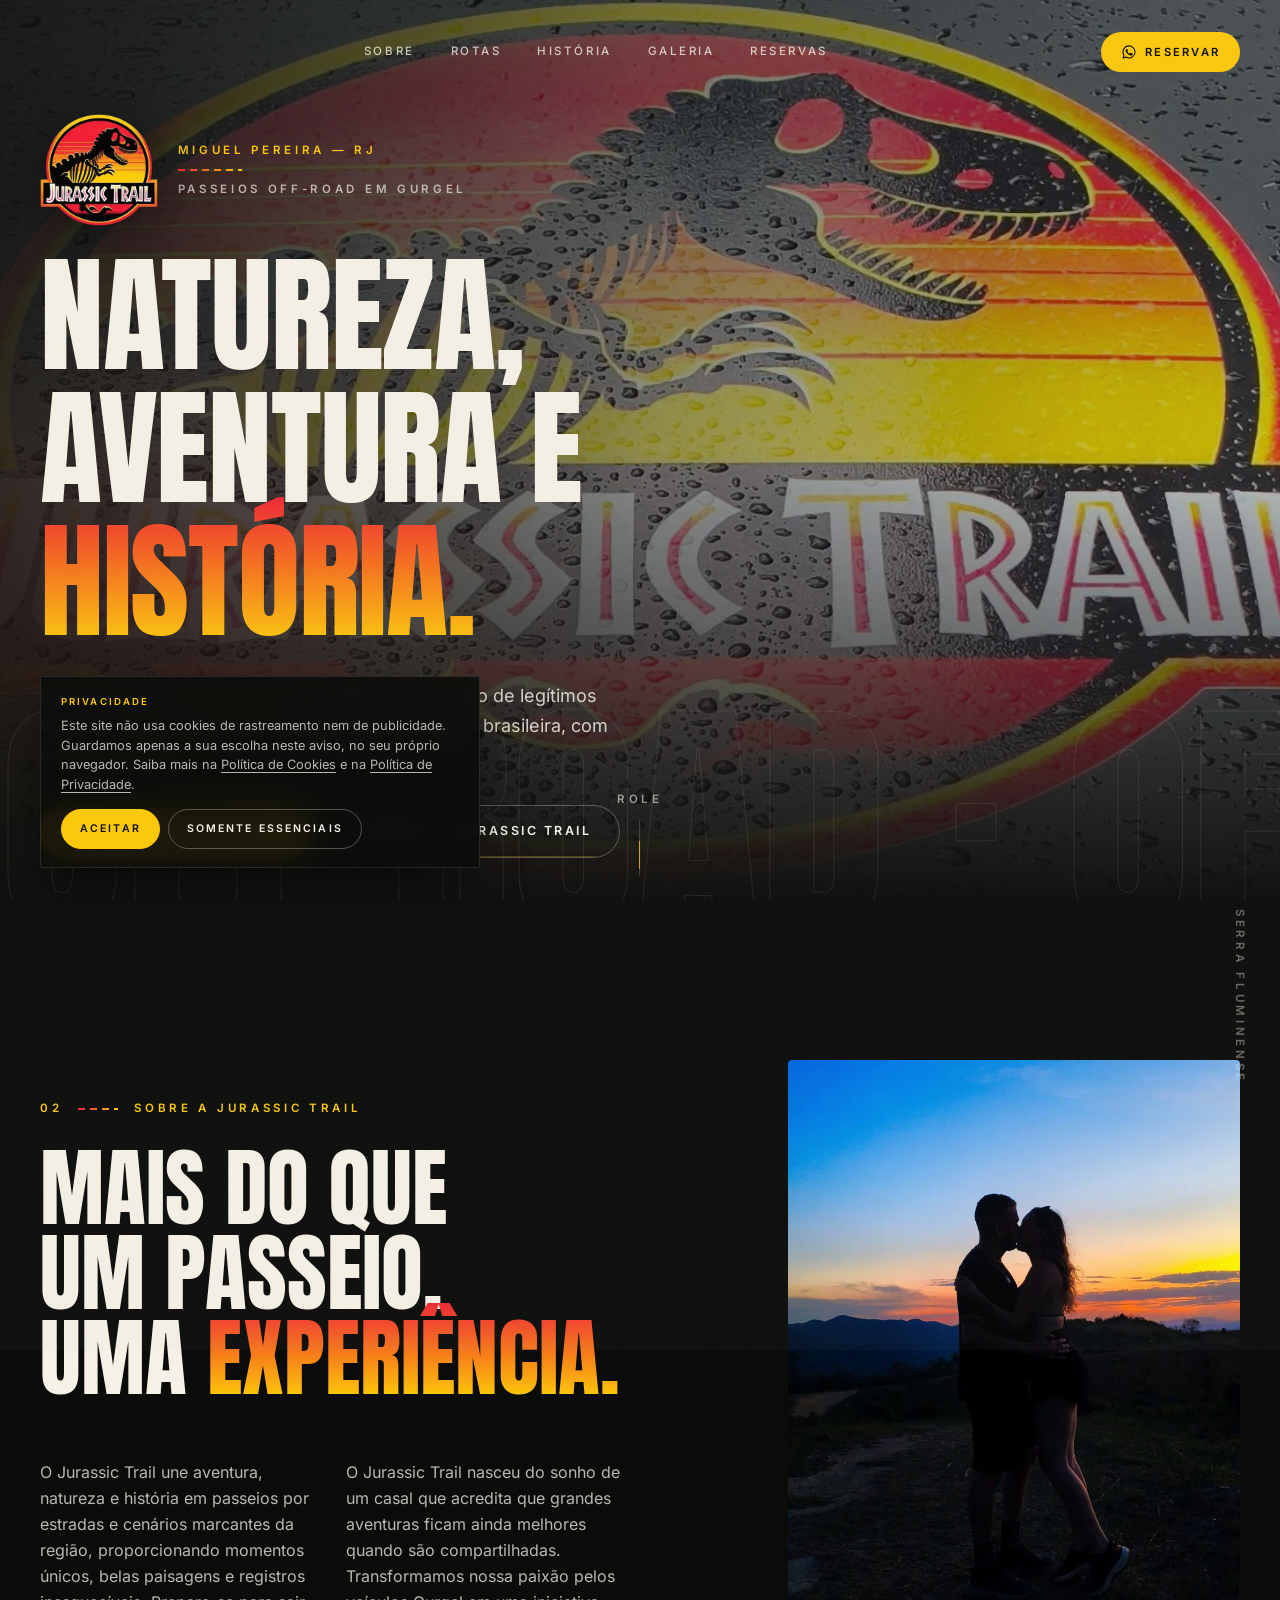
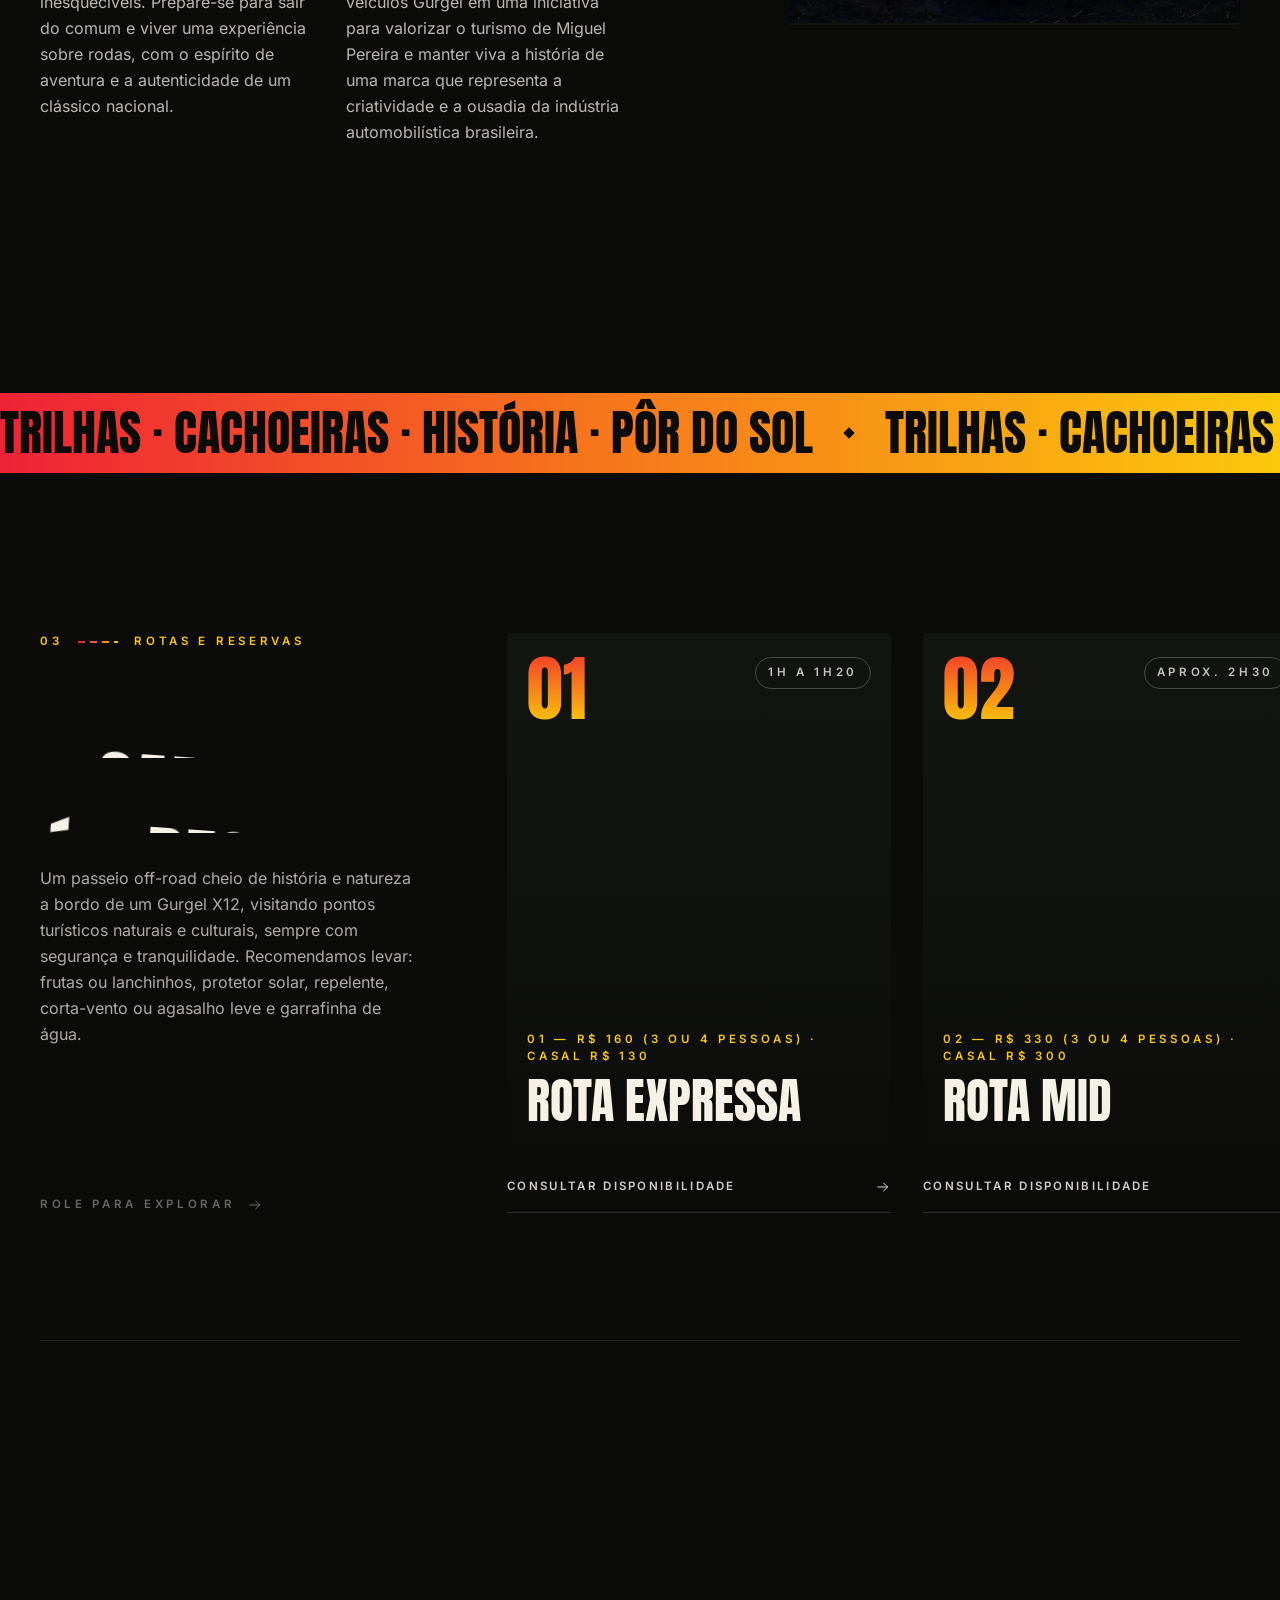
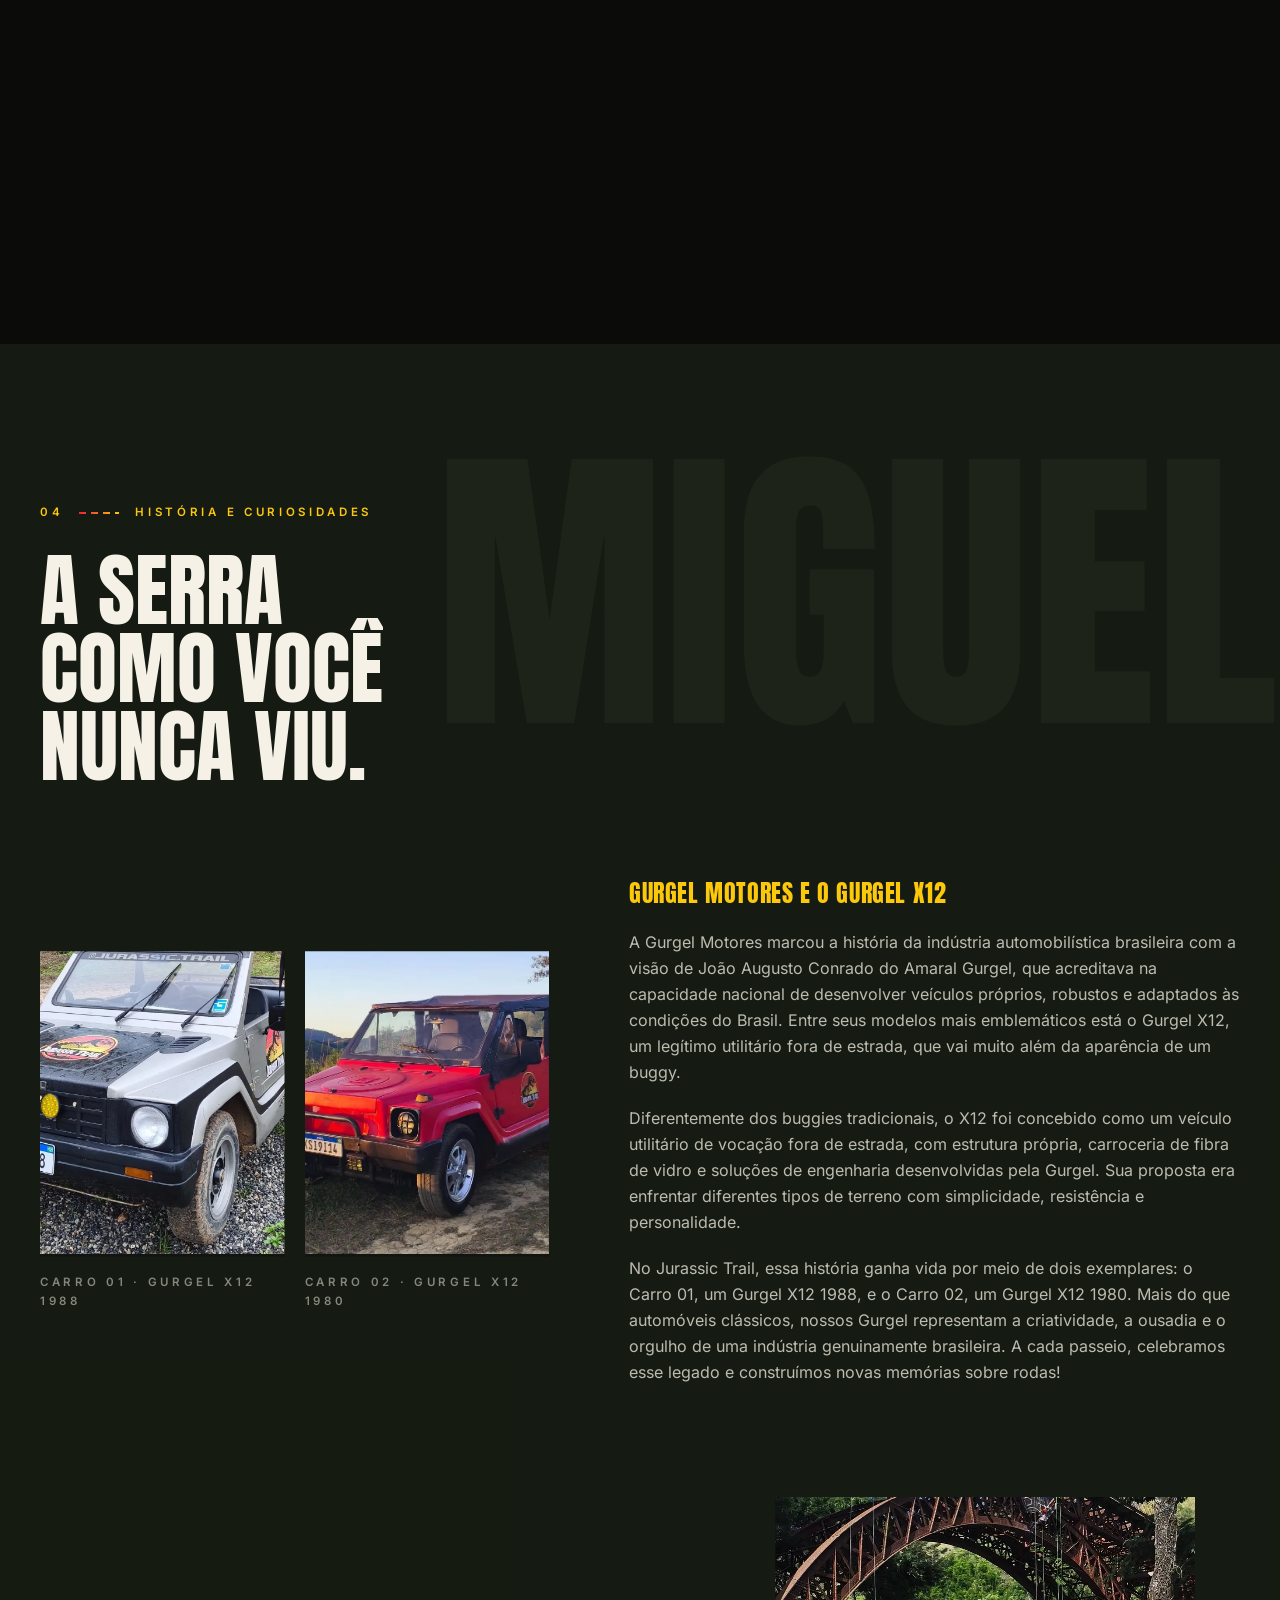
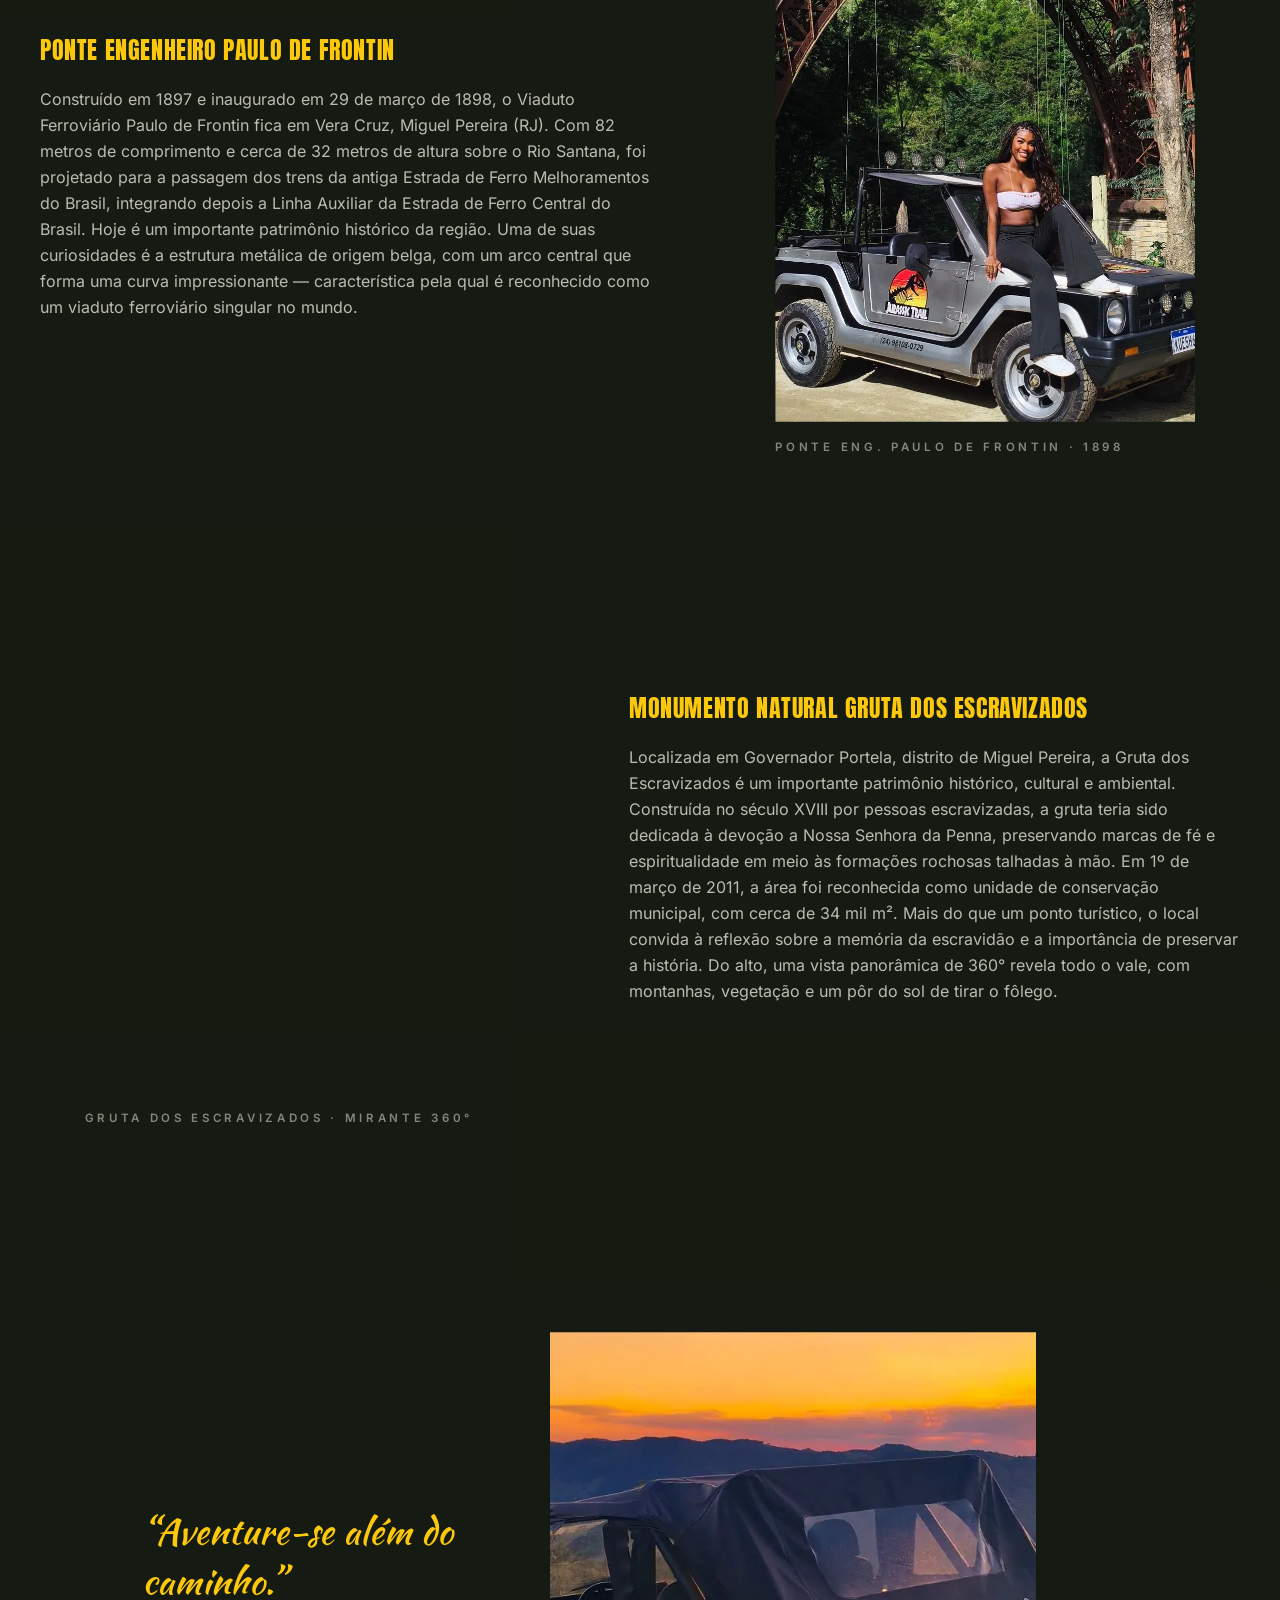
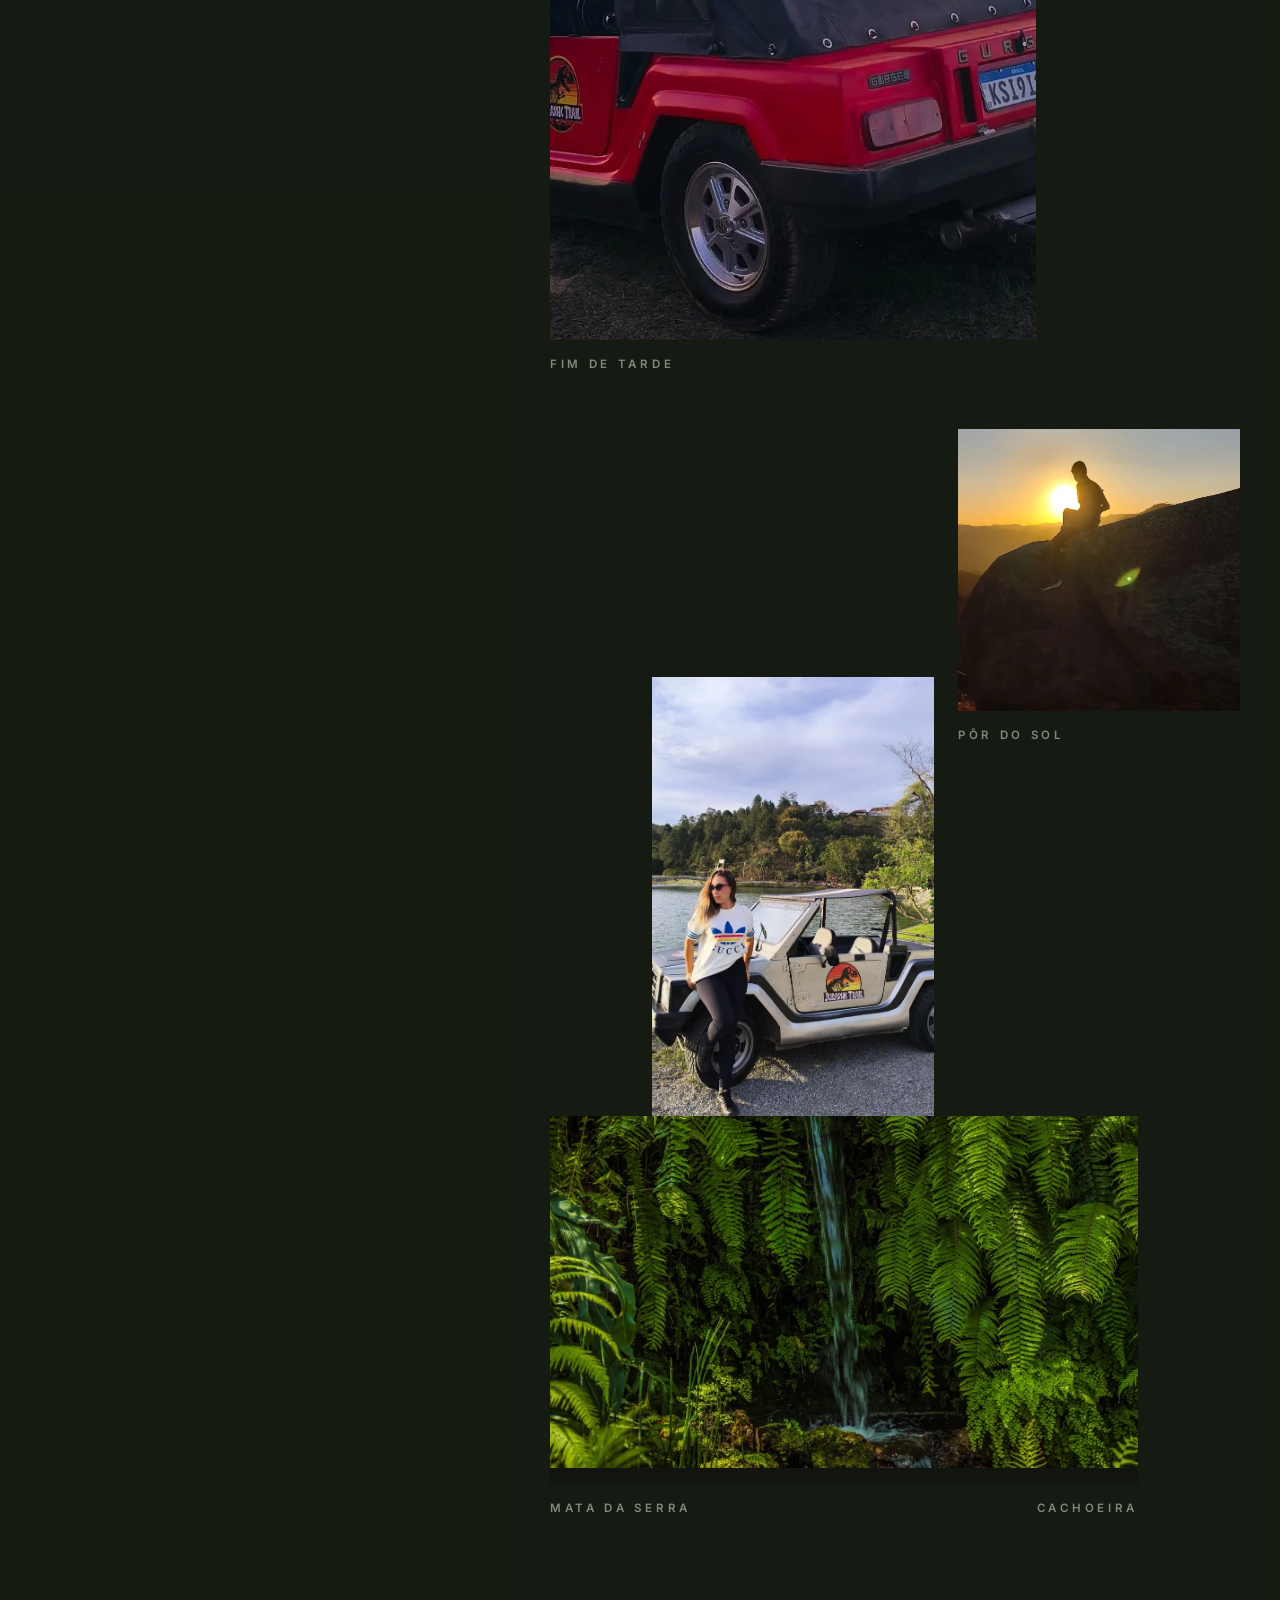
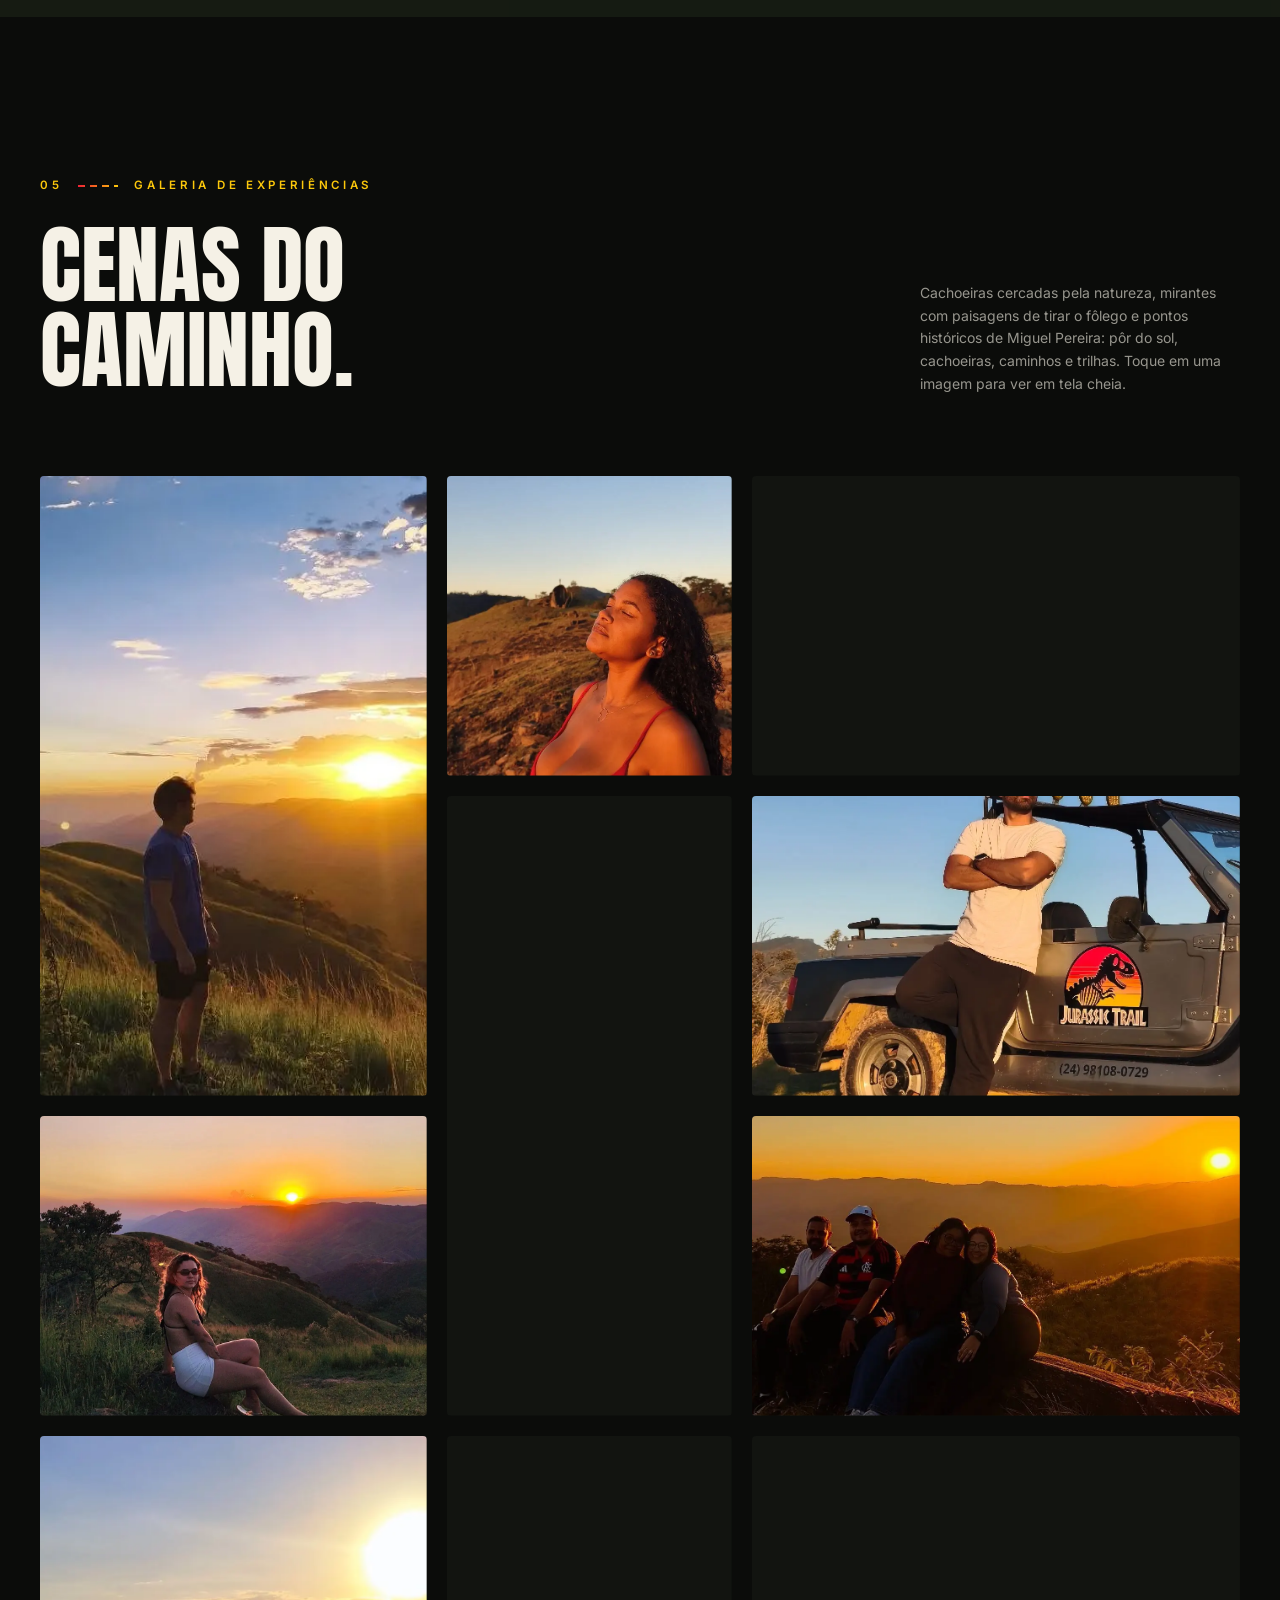
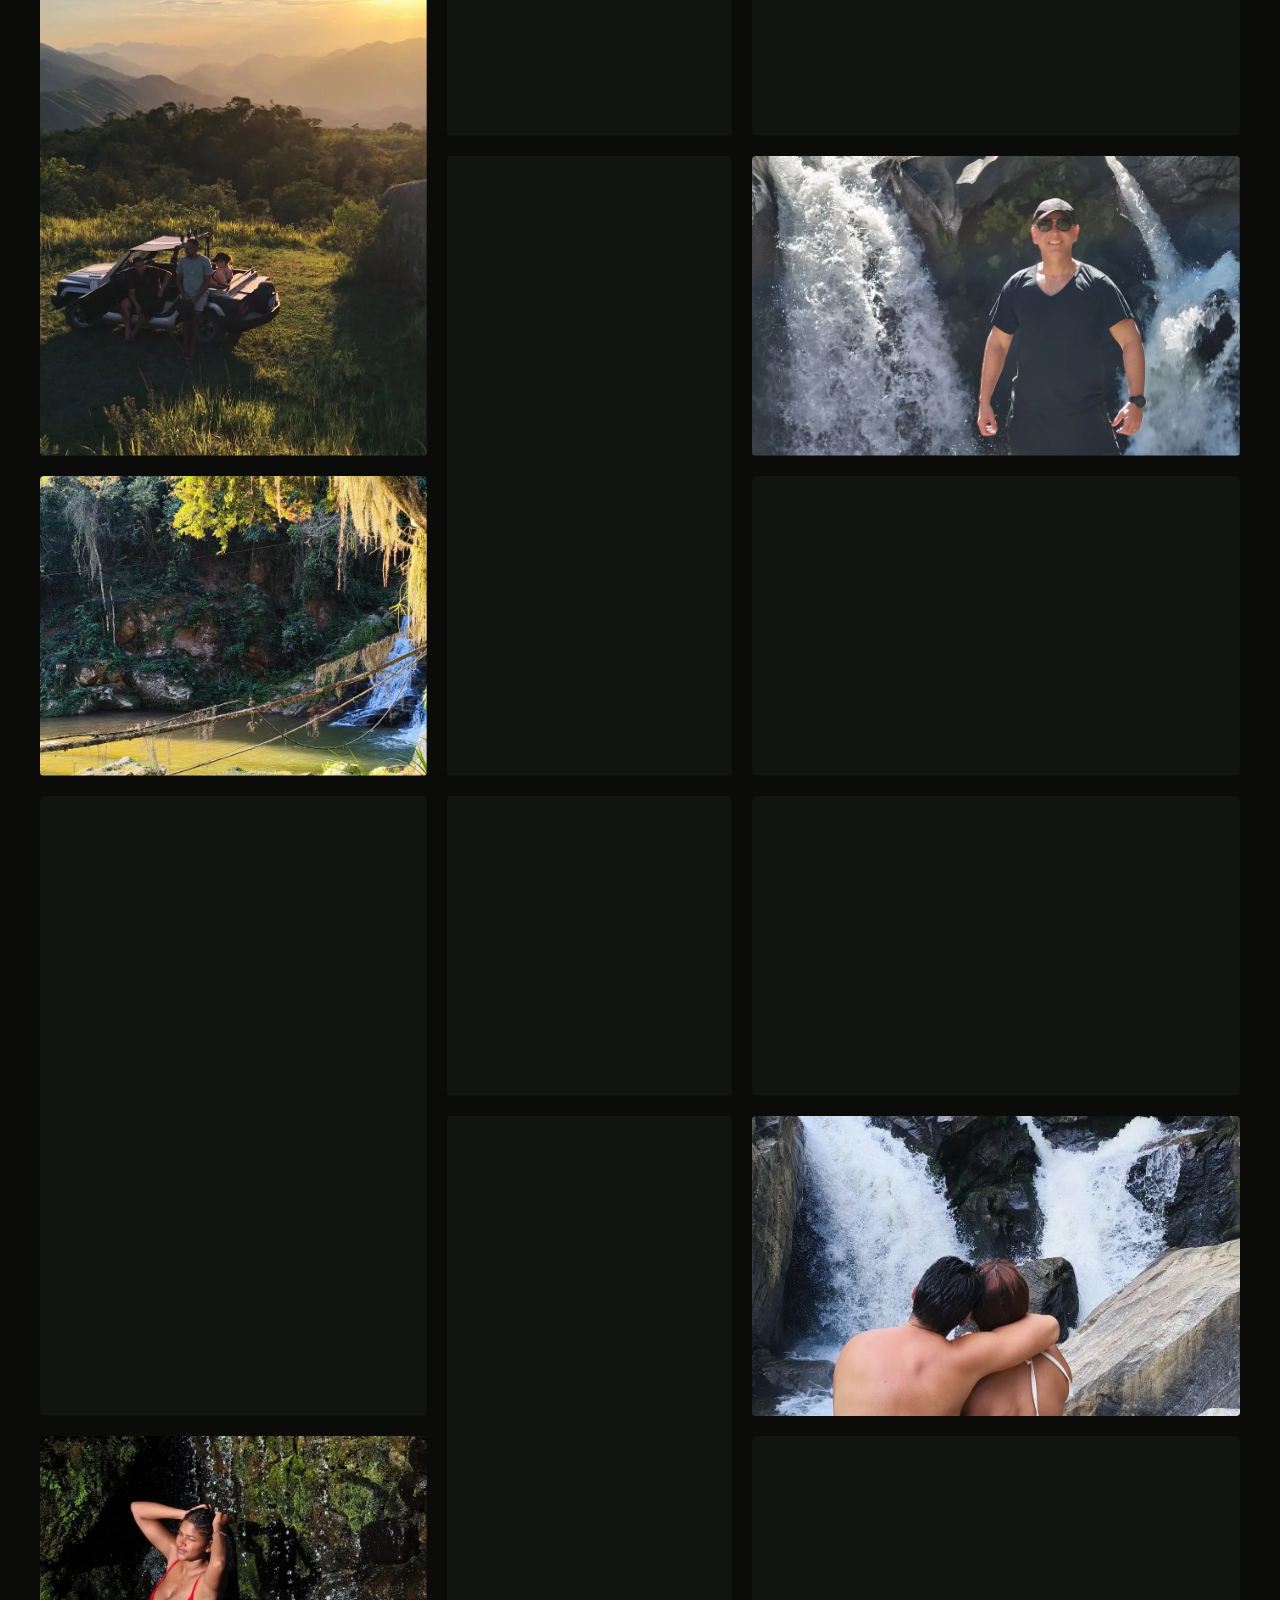
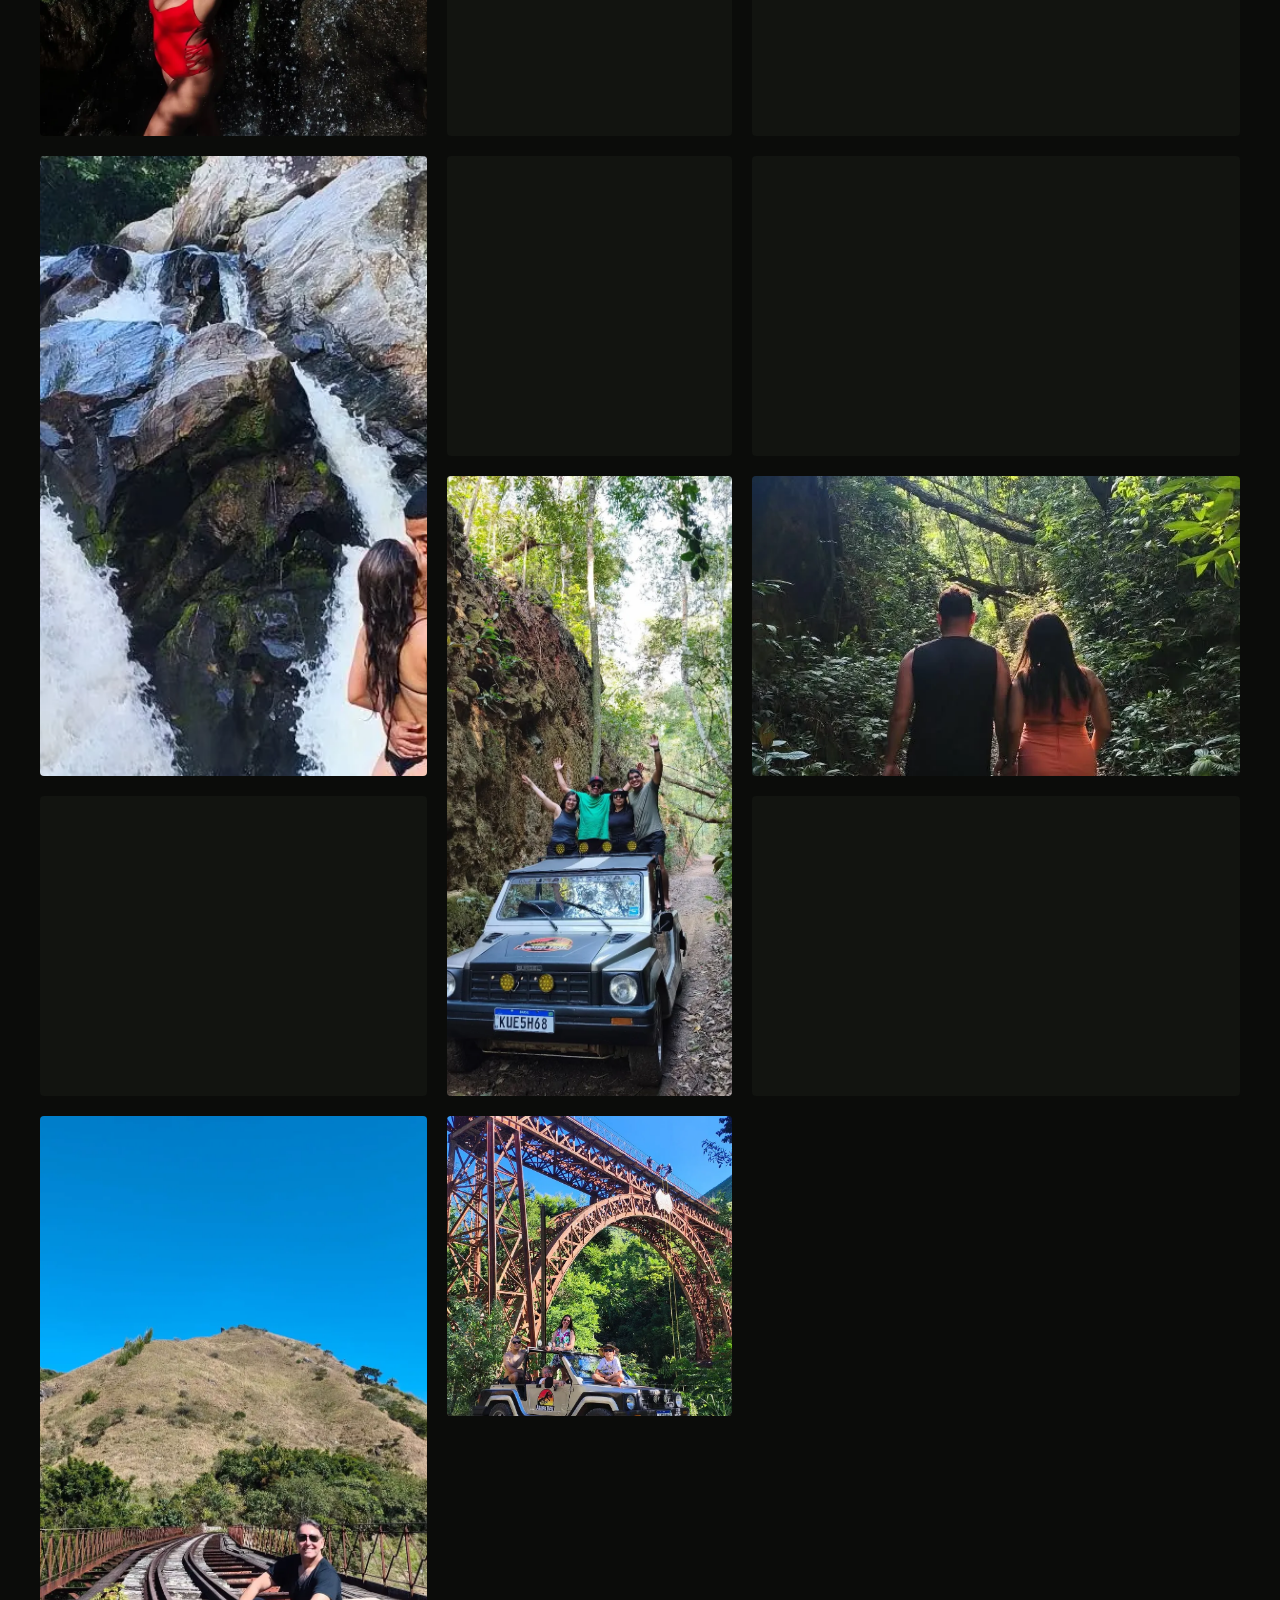
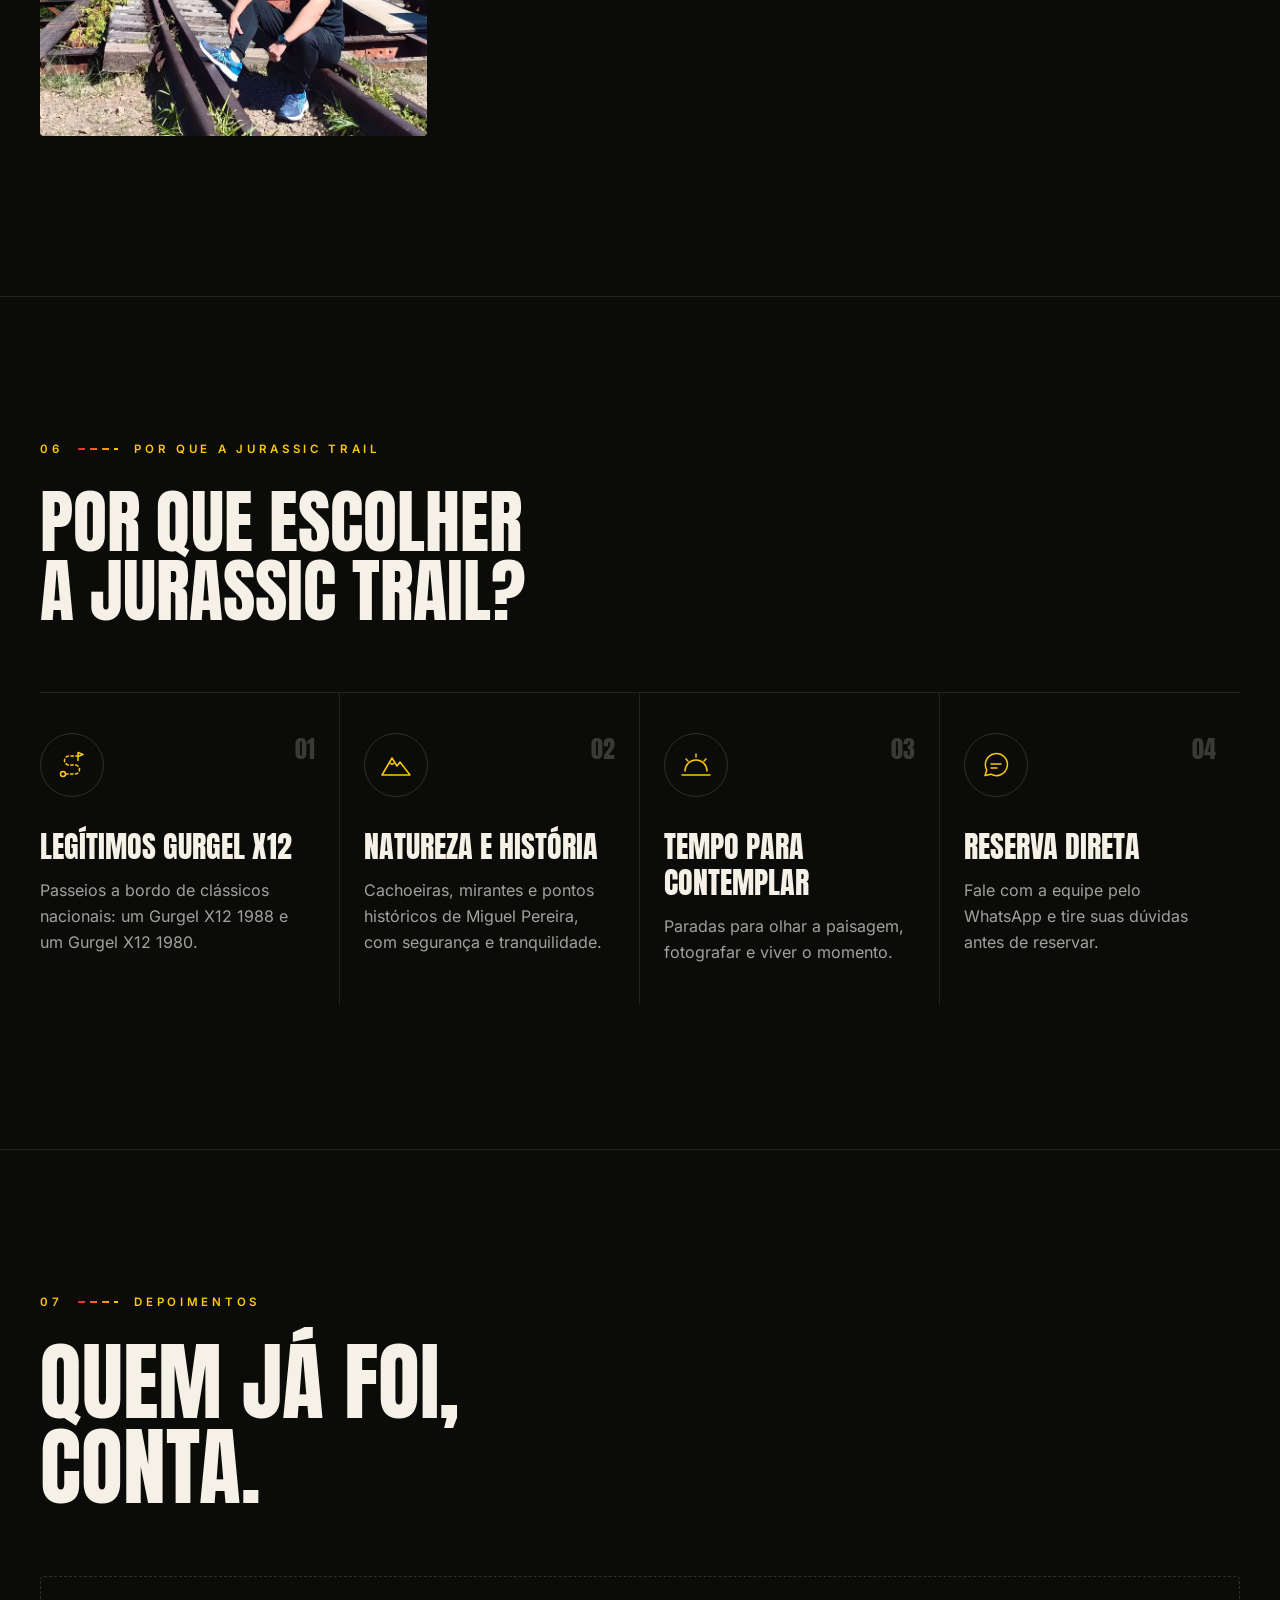
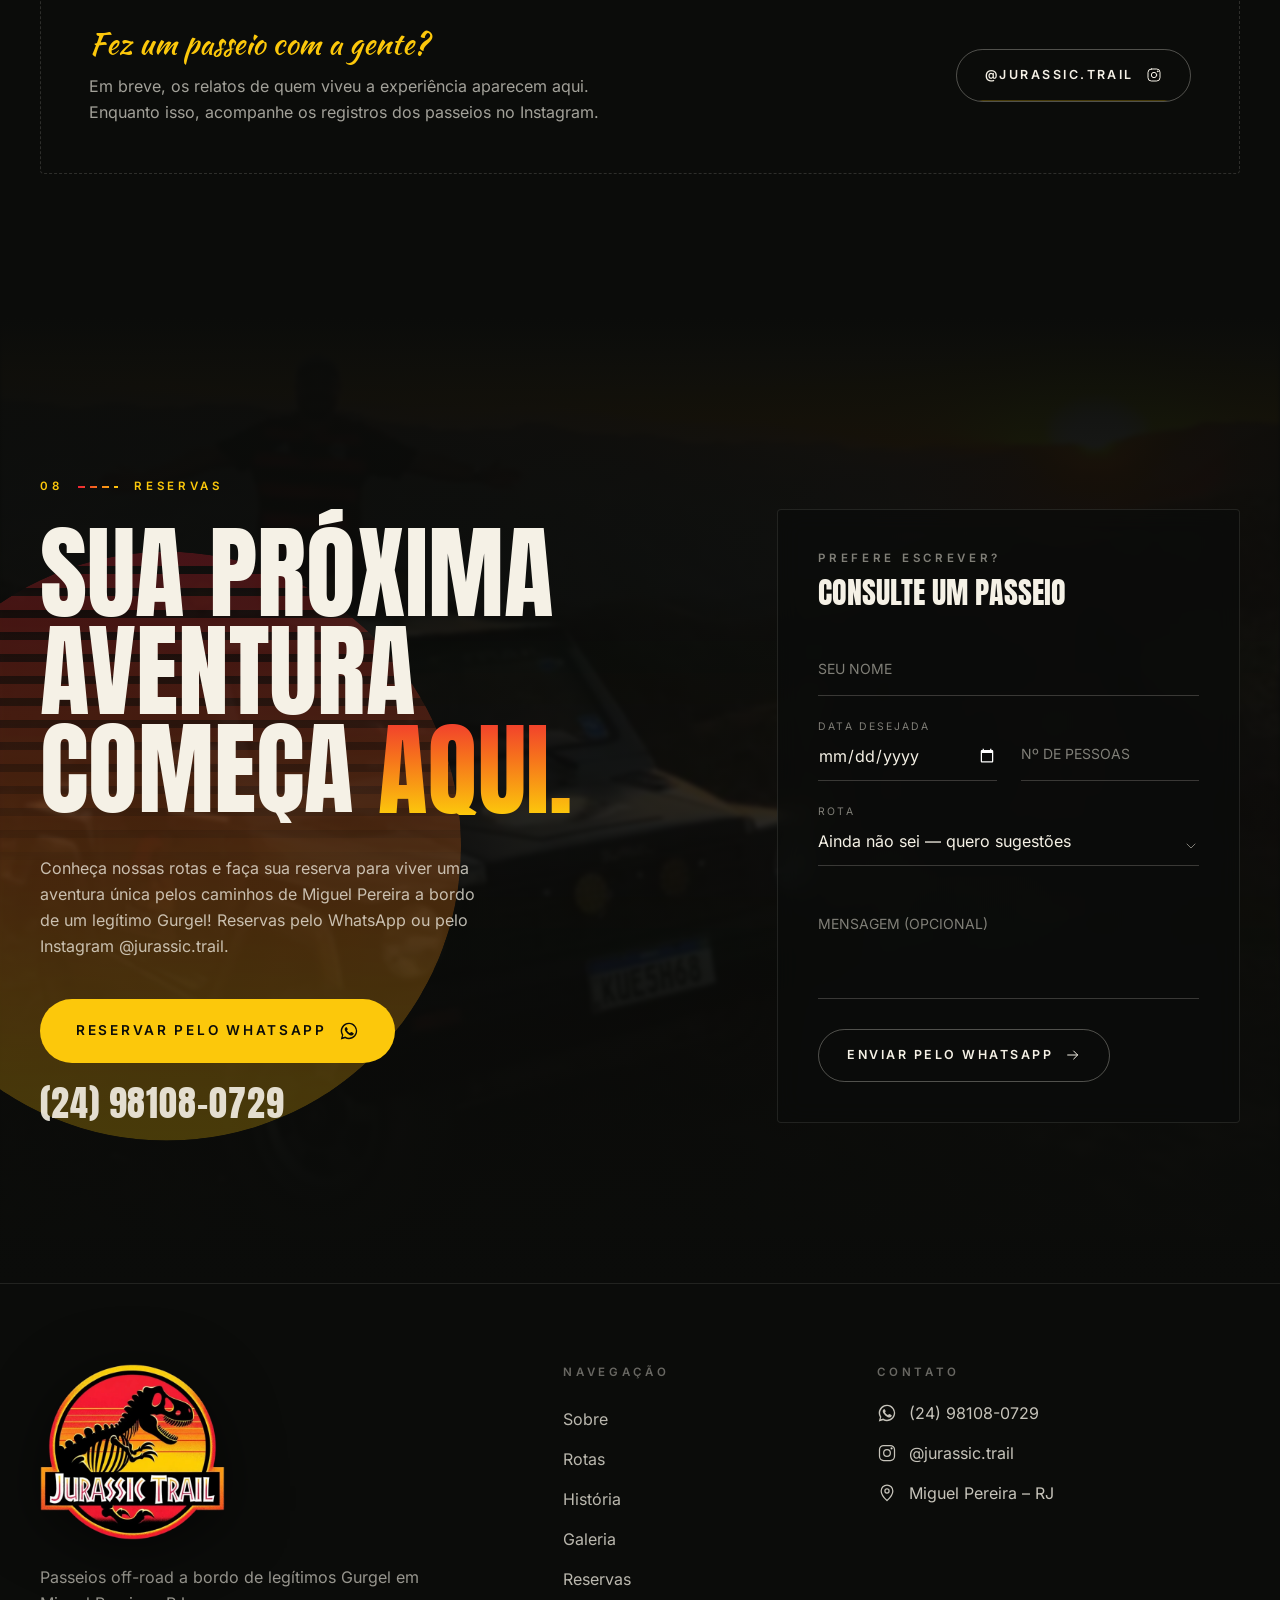
<file: index.html>
<!doctype html>
<html lang="pt-BR">
  <head>
    <meta charset="UTF-8" />
    <meta name="viewport" content="width=device-width, initial-scale=1.0" />
    <link rel="icon" type="image/png" href="./favicon.png" />
    <link rel="apple-touch-icon" href="./apple-touch-icon.png" />
    <meta name="theme-color" content="#0b0c0a" />
    <meta name="referrer" content="strict-origin-when-cross-origin" />

    <title>Jurassic Trail · Passeios off-road em Miguel Pereira – RJ</title>
    <meta name="description" content="Jurassic Trail: natureza, aventura e história em Miguel Pereira – RJ, a bordo de legítimos veículos Gurgel. Rotas com cachoeiras, mirantes, Gruta dos Escravizados e Ponte Paulo de Frontin. Reservas pelo WhatsApp (24) 98108-0729." />
    <meta name="keywords" content="Jurassic Trail, Jurassic Trail Miguel Pereira, passeios turísticos em Miguel Pereira, turismo guiado Miguel Pereira, off-road Miguel Pereira, experiências turísticas Miguel Pereira" />
    <link rel="canonical" href="https://jurassictrail.com.br/" />

    <meta property="og:type" content="website" />
    <meta property="og:locale" content="pt_BR" />
    <meta property="og:site_name" content="Jurassic Trail" />
    <meta property="og:title" content="Jurassic Trail · Natureza, aventura e história" />
    <meta property="og:description" content="Passeios off-road a bordo de legítimos Gurgel em Miguel Pereira – RJ." />
    <meta property="og:url" content="https://jurassictrail.com.br/" />
    <meta property="og:image" content="https://jurassictrail.com.br/img/og.jpg" />
    <meta property="og:image:width" content="1200" />
    <meta property="og:image:height" content="630" />
    <meta name="twitter:card" content="summary_large_image" />

    <link rel="preload" as="image" href="./img/hero.webp" type="image/webp" />

    <script type="application/ld+json">
    {
      "@context": "https://schema.org",
      "@type": "TravelAgency",
      "name": "Jurassic Trail",
      "description": "Passeios off-road e turismo guiado em Miguel Pereira – RJ.",
      "url": "https://jurassictrail.com.br/",
      "image": "https://jurassictrail.com.br/img/og.jpg",
      "logo": "https://jurassictrail.com.br/brand/logo-640.png",
      "telephone": "+55-24-98108-0729",
      "areaServed": { "@type": "City", "name": "Miguel Pereira" },
      "address": {
        "@type": "PostalAddress",
        "addressLocality": "Miguel Pereira",
        "addressRegion": "RJ",
        "addressCountry": "BR"
      },
      "sameAs": ["https://www.instagram.com/jurassic.trail/"]
    }
    </script>
    <script type="module" crossorigin src="./assets/index-9d4aaaa6.js"></script>
    <link rel="stylesheet" crossorigin href="./assets/index-8b2f93ed.css">
    <link rel="stylesheet" href="./assets/privacy.css">
    <script defer src="./assets/privacy.js"></script>
  </head>
  <body>
    <noscript>
      <h1>Jurassic Trail — Passeios off-road em Miguel Pereira – RJ</h1>
      <p>Reservas pelo WhatsApp: <a href="https://wa.me/5524981080729">(24) 98108-0729</a> · <a href="https://www.instagram.com/jurassic.trail/">Instagram @jurassic.trail</a></p>
      <p><a href="./politica-de-privacidade/">Política de Privacidade</a> · <a href="./politica-de-cookies/">Política de Cookies</a> · <a href="./termos-de-uso/">Termos de Uso</a></p>
    </noscript>
    <div id="root"><div class="grain"><div aria-hidden="true" class="pointer-events-none fixed inset-0 z-[100]" style="opacity: 0;"><div class="absolute left-0 top-0" style="transform: translateX(-100px) translateY(-100px);"><div class="flex -translate-x-1/2 -translate-y-1/2 items-center justify-center rounded-full border text-[10px] font-semibold uppercase tracking-[0.2em]" style="width: 30px; height: 30px; background-color: rgba(242, 195, 24, 0); border-color: rgba(237, 230, 214, 0.55); color: rgb(11, 12, 10);"></div></div><div class="absolute left-0 top-0 h-1.5 w-1.5 -translate-x-1/2 -translate-y-1/2 rounded-full bg-sun" style="opacity: 1; transform: translateX(-100px) translateY(-100px);"></div></div><header class="fixed inset-x-0 top-0 z-50" style="transform: none;"><div class="mx-auto flex max-w-[1600px] items-center justify-between px-4 transition-all duration-700 md:px-10 py-5 md:py-7"><a href="#inicio" aria-label="Jurassic Trail — início" class="transition-all duration-700 pointer-events-none -translate-y-3 opacity-0"><picture><source srcset="brand/logo-160.webp" type="image/webp"><img alt="Jurassic Trail" width="510" height="486" loading="lazy" decoding="async" class="h-11 md:h-12 w-auto select-none drop-shadow-[0_10px_30px_rgba(0,0,0,0.55)] " draggable="false" src="brand/logo-160.png"></picture></a><nav aria-label="Principal" class="hidden items-center gap-1 rounded-full border px-2 py-1.5 transition-colors duration-700 lg:flex border-transparent"><a href="#sobre" class="group relative px-4 py-2 text-[0.72rem] font-medium uppercase tracking-[0.22em] text-bone/80 transition-colors hover:text-bone">Sobre<span class="absolute inset-x-4 bottom-1 h-px origin-left scale-x-0 bg-sun transition-transform duration-500 group-hover:scale-x-100"></span></a><a href="#experiencias" class="group relative px-4 py-2 text-[0.72rem] font-medium uppercase tracking-[0.22em] text-bone/80 transition-colors hover:text-bone">Rotas<span class="absolute inset-x-4 bottom-1 h-px origin-left scale-x-0 bg-sun transition-transform duration-500 group-hover:scale-x-100"></span></a><a href="#miguel-pereira" class="group relative px-4 py-2 text-[0.72rem] font-medium uppercase tracking-[0.22em] text-bone/80 transition-colors hover:text-bone">História<span class="absolute inset-x-4 bottom-1 h-px origin-left scale-x-0 bg-sun transition-transform duration-500 group-hover:scale-x-100"></span></a><a href="#galeria" class="group relative px-4 py-2 text-[0.72rem] font-medium uppercase tracking-[0.22em] text-bone/80 transition-colors hover:text-bone">Galeria<span class="absolute inset-x-4 bottom-1 h-px origin-left scale-x-0 bg-sun transition-transform duration-500 group-hover:scale-x-100"></span></a><a href="#reservas" class="group relative px-4 py-2 text-[0.72rem] font-medium uppercase tracking-[0.22em] text-bone/80 transition-colors hover:text-bone">Reservas<span class="absolute inset-x-4 bottom-1 h-px origin-left scale-x-0 bg-sun transition-transform duration-500 group-hover:scale-x-100"></span></a></nav><div class="flex items-center gap-2"><a href="https://wa.me/5524981080729?text=Ol%C3%A1!%20Vim%20pelo%20site%20e%20quero%20saber%20mais%20sobre%20os%20passeios%20da%20Jurassic%20Trail." target="_blank" rel="noopener noreferrer" class="hidden items-center gap-2 rounded-full bg-sun px-5 py-3 text-[0.7rem] font-semibold uppercase tracking-[0.2em] text-night transition-colors hover:bg-bone md:inline-flex"><svg viewBox="0 0 24 24" class="h-4 w-4" fill="currentColor"><path d="M12.04 2a9.9 9.9 0 0 0-8.5 15l-1.4 5.1 5.2-1.4A9.9 9.9 0 1 0 12.04 2Zm0 18.1a8.2 8.2 0 0 1-4.2-1.2l-.3-.2-3.1.8.8-3-.2-.3a8.2 8.2 0 1 1 7 3.9Zm4.5-6.1c-.2-.1-1.5-.7-1.7-.8-.2-.1-.4-.1-.6.1l-.8 1c-.1.2-.3.2-.5.1a6.7 6.7 0 0 1-3.3-2.9c-.3-.4.2-.4.7-1.4.1-.2 0-.3 0-.4l-.8-1.8c-.2-.5-.4-.4-.6-.4h-.5a1 1 0 0 0-.7.3 3 3 0 0 0-.9 2.2 5.2 5.2 0 0 0 1.1 2.7 11.8 11.8 0 0 0 4.5 4c1.7.7 2.3.8 3.2.6a2.7 2.7 0 0 0 1.8-1.3 2.2 2.2 0 0 0 .1-1.3c0-.1-.2-.2-.4-.3Z"></path></svg> Reservar</a><button type="button" aria-label="Abrir menu" aria-expanded="false" class="flex h-12 w-12 flex-col items-center justify-center gap-1.5 rounded-full border border-bone/20 bg-night/60 backdrop-blur-md lg:hidden"><span class="h-px w-5 bg-bone transition-transform duration-500 "></span><span class="h-px w-5 bg-bone transition-transform duration-500 "></span></button></div></div></header><main><section id="inicio" aria-label="Jurassic Trail — início" class="relative h-[100svh] min-h-[640px] overflow-hidden bg-night"><div aria-hidden="true" class="pointer-events-none absolute inset-0 z-30 flex items-center justify-center bg-night" style="clip-path: inset(0px 0px 100%);"><div class="bg-sunset-x h-0.5 w-40 origin-left" style="transform: none;"></div></div><div class="absolute inset-0" style="transform: scale(1.05);"><div class="absolute inset-[-3%]" style="transform: none;"><picture><source srcset="img/hero.webp" type="image/webp"><img alt="Logo da Jurassic Trail no capô do Gurgel" width="360" height="640" loading="eager" decoding="async" class="h-full w-full object-cover" src="img/hero.jpg"></picture></div></div><div aria-hidden="true" class="absolute inset-0 bg-gradient-to-t from-night via-transparent to-night/25"></div><div aria-hidden="true" class="absolute inset-0 hidden bg-gradient-to-r from-night/70 via-night/10 to-transparent lg:block"></div><div aria-hidden="true" class="absolute -left-1/4 top-1/3 h-[60vh] w-[70vw] rounded-full opacity-25 blur-3xl" style="background: radial-gradient(closest-side, rgba(239, 34, 54, 0.35), rgba(246, 115, 28, 0.18) 55%, transparent);"></div><div aria-hidden="true" class="text-outline pointer-events-none absolute -bottom-[0.2em] left-0 hidden whitespace-nowrap font-display text-[20vw] opacity-25 uppercase leading-none lg:block" style="transform: none;">Off road · Off road</div><div class="relative z-10 mx-auto flex h-full max-w-[1600px] items-end px-4 pb-10 pt-28 md:px-10 lg:items-center lg:pb-10"><div class="max-w-3xl lg:w-[58%]" style="opacity: 1; transform: none;"><div class="mb-5 flex items-center gap-5 md:mb-7"><div class="shrink-0" style="opacity: 1; transform: none;"><picture><source srcset="brand/logo-320.webp" type="image/webp"><img alt="Jurassic Trail" width="510" height="486" loading="eager" decoding="async" class="h-20 md:h-24 w-auto select-none drop-shadow-[0_10px_30px_rgba(0,0,0,0.55)] !h-20 md:!h-24 lg:!h-28" draggable="false" src="brand/logo-320.png"></picture></div><div class="flex flex-col gap-2.5" style="opacity: 1; transform: none;"><span class="eyebrow text-sun">Miguel Pereira — RJ</span><span class="trail-line w-16"></span><span class="eyebrow text-bone/70">Passeios off-road em Gurgel</span></div></div><h1 class="font-display text-[15vw] uppercase leading-[0.96] tracking-[-0.01em] text-bone sm:text-[13vw] lg:text-[8.6vw] xl:text-[8rem]" aria-label="NATUREZA, AVENTURA E HISTÓRIA."><span class="block" aria-hidden="true"><span class="block"><span class="-mt-[0.18em] inline-block overflow-hidden pb-[0.08em] pt-[0.18em] align-bottom"><span class="inline-block will-change-transform " style="transform: none;">NATUREZA,</span></span></span><span class="block"><span class="-mt-[0.18em] inline-block overflow-hidden pb-[0.08em] pt-[0.18em] align-bottom"><span class="inline-block will-change-transform " style="transform: none;">AVENTURA</span>&nbsp;</span><span class="-mt-[0.18em] inline-block overflow-hidden pb-[0.08em] pt-[0.18em] align-bottom"><span class="inline-block will-change-transform " style="transform: none;">E</span></span></span><span class="block"><span class="-mt-[0.18em] inline-block overflow-hidden pb-[0.08em] pt-[0.18em] align-bottom"><span class="inline-block will-change-transform text-sunset" style="transform: none;">HISTÓRIA.</span></span></span></span></h1><p class="mt-5 max-w-xl text-[0.95rem] leading-relaxed text-bone/85 md:mt-7 md:text-lg" style="opacity: 1; transform: none;">Explore Miguel Pereira de um jeito diferente a bordo de legítimos veículos Gurgel, ícones da indústria automobilística brasileira, com a <span class="text-sun">Jurassic Trail</span>.</p><div class="mt-7 flex flex-wrap items-center gap-3 pr-14 sm:pr-0 md:mt-9" style="opacity: 0; transform: translateY(20px);"><div class="inline-block" style="transform: none;"><a href="#experiencias" class="group relative inline-flex min-h-[52px] items-center gap-3 overflow-hidden rounded-full px-7 py-4 text-[0.78rem] font-semibold uppercase tracking-[0.2em] transition-colors duration-500 bg-sun text-night "><span aria-hidden="true" class="absolute inset-0 translate-y-full rounded-full transition-transform duration-500 ease-[var(--ease-expo)] group-hover:translate-y-0 bg-bone"></span><span class="relative">Ver rotas e valores</span><span class="relative transition-transform duration-500 group-hover:translate-x-1"><svg viewBox="0 0 24 24" class="h-4 w-4" fill="none" stroke="currentColor" stroke-width="1.5" stroke-linecap="round" stroke-linejoin="round"><path d="M4 12h15M13 6l6 6-6 6"></path></svg></span></a></div><div class="inline-block" style="transform: none;"><a href="#sobre" class="group relative inline-flex min-h-[52px] items-center gap-3 overflow-hidden rounded-full px-7 py-4 text-[0.78rem] font-semibold uppercase tracking-[0.2em] transition-colors duration-500 border border-bone/30 text-bone hover:text-night "><span aria-hidden="true" class="absolute inset-0 translate-y-full rounded-full transition-transform duration-500 ease-[var(--ease-expo)] group-hover:translate-y-0 bg-sun"></span><span class="relative">Conheça a Jurassic Trail</span></a></div></div></div></div><button type="button" aria-label="Rolar para a próxima seção" class="absolute bottom-6 left-1/2 z-20 hidden -translate-x-1/2 flex-col items-center gap-3 md:flex" style="opacity: 1;"><span class="eyebrow text-[0.6rem] text-bone/60">Role</span><span class="relative h-14 w-px overflow-hidden bg-bone/20"><span class="absolute inset-x-0 top-0 h-1/2 bg-sun"></span></span></button><div class="absolute bottom-7 left-10 z-20 hidden text-[0.65rem] tracking-[0.25em] text-bone/50 lg:block">22°27′S · 43°28′W</div></section><section id="sobre" class="relative overflow-hidden px-4 py-28 md:px-10 md:py-40"><div class="mx-auto grid max-w-[1400px] gap-14 lg:grid-cols-12 lg:gap-10"><div class="lg:col-span-6 lg:pt-10"><div style="opacity: 0; transform: translateY(28px);"><p class="eyebrow mb-8 flex items-center gap-4 text-sun"><span>02</span> <span class="trail-line w-10"></span> <span>Sobre a Jurassic Trail</span></p></div><h2 class="font-display text-[13vw] uppercase leading-[0.9] sm:text-[9vw] lg:text-[5.6vw] xl:text-[5.4rem]" aria-label="MAIS DO QUE UM PASSEIO. UMA EXPERIÊNCIA."><span class="block" aria-hidden="true"><span class="block"><span class="-mt-[0.18em] inline-block overflow-hidden pb-[0.08em] pt-[0.18em] align-bottom"><span class="inline-block will-change-transform " style="transform: translateY(110%) rotate(4deg);">MAIS</span>&nbsp;</span><span class="-mt-[0.18em] inline-block overflow-hidden pb-[0.08em] pt-[0.18em] align-bottom"><span class="inline-block will-change-transform " style="transform: translateY(110%) rotate(4deg);">DO</span>&nbsp;</span><span class="-mt-[0.18em] inline-block overflow-hidden pb-[0.08em] pt-[0.18em] align-bottom"><span class="inline-block will-change-transform " style="transform: translateY(110%) rotate(4deg);">QUE</span></span></span><span class="block"><span class="-mt-[0.18em] inline-block overflow-hidden pb-[0.08em] pt-[0.18em] align-bottom"><span class="inline-block will-change-transform " style="transform: translateY(110%) rotate(4deg);">UM</span>&nbsp;</span><span class="-mt-[0.18em] inline-block overflow-hidden pb-[0.08em] pt-[0.18em] align-bottom"><span class="inline-block will-change-transform " style="transform: translateY(110%) rotate(4deg);">PASSEIO.</span></span></span><span class="block"><span class="-mt-[0.18em] inline-block overflow-hidden pb-[0.08em] pt-[0.18em] align-bottom"><span class="inline-block will-change-transform " style="transform: translateY(110%) rotate(4deg);">UMA</span>&nbsp;</span><span class="-mt-[0.18em] inline-block overflow-hidden pb-[0.08em] pt-[0.18em] align-bottom"><span class="inline-block will-change-transform text-sunset" style="transform: translateY(110%) rotate(4deg);">EXPERIÊNCIA.</span></span></span></span></h2><div class="mt-10 grid gap-6 text-bone/75 md:grid-cols-2 md:gap-8 lg:mt-14"><div style="opacity: 0; transform: translateY(28px);"><p class="leading-relaxed">O Jurassic Trail une aventura, natureza e história em passeios por estradas e cenários marcantes da região, proporcionando momentos únicos, belas paisagens e registros inesquecíveis. Prepare-se para sair do comum e viver uma experiência sobre rodas, com o espírito de aventura e a autenticidade de um clássico nacional.</p></div><div style="opacity: 0; transform: translateY(28px);"><p class="leading-relaxed">O Jurassic Trail nasceu do sonho de um casal que acredita que grandes aventuras ficam ainda melhores quando são compartilhadas. Transformamos nossa paixão pelos veículos Gurgel em uma iniciativa para valorizar o turismo de Miguel Pereira e manter viva a história de uma marca que representa a criatividade e a ousadia da indústria automobilística brasileira.</p></div></div><div class="mt-12" style="opacity: 0; transform: translateY(28px);"><p class="font-script text-3xl text-sun md:text-4xl">Viva essa experiência.</p></div></div><div class="relative lg:col-span-6"><div class="relative overflow-hidden bg-night-2 aspect-[4/5] w-full rounded-sm sm:w-[78%] lg:ml-auto" style="clip-path: inset(100% 0px 0px);"><div class="absolute inset-[-12%]" style="transform: translateY(-70px) scale(1.25);"><picture><source srcset="img/gurgel-trilha.webp" type="image/webp"><img alt="Gurgel da Jurassic Trail em uma trilha na mata" width="360" height="640" loading="lazy" decoding="async" class="h-full w-full object-cover" src="img/gurgel-trilha.jpg"></picture></div></div><div class="absolute -bottom-10 left-0 hidden w-[42%] sm:block lg:-left-10" style="transform: translateY(30%);"><div class="relative overflow-hidden bg-night-2 aspect-[3/4] w-full rounded-sm border-[6px] border-night" style="clip-path: inset(0px 100% 0px 0px);"><div class="absolute inset-[-12%]" style="transform: translateY(-30px) scale(1.25);"><picture><source srcset="img/casal-por-do-sol.webp" type="image/webp"><img alt="Casal fundador da Jurassic Trail no pôr do sol" width="360" height="640" loading="lazy" decoding="async" class="h-full w-full object-cover" src="img/casal-por-do-sol.jpg"></picture></div></div></div><span class="eyebrow absolute -right-2 top-6 hidden origin-top-right rotate-90 text-bone/40 lg:block">Serra Fluminense</span></div></div></section><div aria-hidden="true" class="overflow-hidden bg-sunset-x py-4 text-night"><div class="flex w-max items-center gap-8 whitespace-nowrap font-display text-3xl uppercase md:text-5xl" style="transform: none;"><span class="flex items-center gap-8">Trilhas · Cachoeiras · História · Pôr do sol<span class="inline-block h-2 w-2 rotate-45 bg-night"></span></span><span class="flex items-center gap-8">Trilhas · Cachoeiras · História · Pôr do sol<span class="inline-block h-2 w-2 rotate-45 bg-night"></span></span><span class="flex items-center gap-8">Trilhas · Cachoeiras · História · Pôr do sol<span class="inline-block h-2 w-2 rotate-45 bg-night"></span></span><span class="flex items-center gap-8">Trilhas · Cachoeiras · História · Pôr do sol<span class="inline-block h-2 w-2 rotate-45 bg-night"></span></span><span class="flex items-center gap-8">Trilhas · Cachoeiras · História · Pôr do sol<span class="inline-block h-2 w-2 rotate-45 bg-night"></span></span><span class="flex items-center gap-8">Trilhas · Cachoeiras · História · Pôr do sol<span class="inline-block h-2 w-2 rotate-45 bg-night"></span></span></div></div><section id="experiencias" class="relative" style="height: calc(571px + 100vh);"><div class="sticky top-0 flex h-screen flex-col justify-center overflow-hidden"><div class="flex w-max items-stretch gap-8 pl-10 pr-[10vw]" style="transform: none;"><div class="flex w-full shrink-0 flex-col justify-between lg:w-[min(34vw,480px)] lg:pr-8"><div><p class="eyebrow mb-8 flex items-center gap-4 text-sun"><span>03</span> <span class="trail-line w-10"></span> <span>Rotas e reservas</span></p><h2 class="font-display text-[14vw] uppercase leading-[0.9] sm:text-[9vw] lg:text-[5vw] xl:text-[4.8rem]" aria-label="O CAMINHO É O DESTINO."><span class="block" aria-hidden="true"><span class="block"><span class="-mt-[0.18em] inline-block overflow-hidden pb-[0.08em] pt-[0.18em] align-bottom"><span class="inline-block will-change-transform " style="transform: translateY(110%) rotate(4deg);">O</span>&nbsp;</span><span class="-mt-[0.18em] inline-block overflow-hidden pb-[0.08em] pt-[0.18em] align-bottom"><span class="inline-block will-change-transform " style="transform: translateY(110%) rotate(4deg);">CAMINHO</span></span></span><span class="block"><span class="-mt-[0.18em] inline-block overflow-hidden pb-[0.08em] pt-[0.18em] align-bottom"><span class="inline-block will-change-transform " style="transform: translateY(110%) rotate(4deg);">É</span>&nbsp;</span><span class="-mt-[0.18em] inline-block overflow-hidden pb-[0.08em] pt-[0.18em] align-bottom"><span class="inline-block will-change-transform " style="transform: translateY(110%) rotate(4deg);">O</span>&nbsp;</span><span class="-mt-[0.18em] inline-block overflow-hidden pb-[0.08em] pt-[0.18em] align-bottom"><span class="inline-block will-change-transform " style="transform: translateY(110%) rotate(4deg);">DESTINO.</span></span></span></span></h2><p class="mt-8 max-w-sm leading-relaxed text-bone/70">Um passeio off-road cheio de história e natureza a bordo de um Gurgel X12, visitando pontos turísticos naturais e culturais, sempre com segurança e tranquilidade. Recomendamos levar: frutas ou lanchinhos, protetor solar, repelente, corta-vento ou agasalho leve e garrafinha de água.</p></div><p class="eyebrow mt-10 hidden items-center gap-3 text-bone/40 lg:flex">Role para explorar <svg viewBox="0 0 24 24" class="h-4 w-4" fill="none" stroke="currentColor" stroke-width="1.5" stroke-linecap="round" stroke-linejoin="round"><path d="M4 12h15M13 6l6 6-6 6"></path></svg></p></div><article class="group relative flex w-full shrink-0 flex-col lg:w-[min(30vw,420px,calc((100vh-230px)*0.75))]" data-cursor="Ver"><div class="relative aspect-[3/4] overflow-hidden rounded-sm bg-night-2"><picture><source srcset="img/gruta-mirante.webp" type="image/webp"><img alt="Rota Expressa" width="360" height="640" loading="lazy" decoding="async" class="h-full w-full scale-[1.04] object-cover transition-transform duration-[1.6s] ease-[var(--ease-expo)] group-hover:scale-[1.14]" src="img/gruta-mirante.jpg"></picture><div class="absolute inset-0 bg-gradient-to-t from-night via-night/20 to-transparent opacity-90 transition-opacity duration-700 group-hover:opacity-100"></div><span class="absolute left-5 top-5 text-sunset font-display text-6xl leading-none md:text-7xl">01</span><span class="eyebrow absolute right-5 top-6 rounded-full border border-bone/25 px-3 py-1.5 text-[0.58rem] text-bone/80 backdrop-blur-sm">1h a 1h20</span><div class="absolute inset-x-5 bottom-5"><p class="eyebrow mb-3 text-[0.62rem] text-sun">01 — R$ 160 (3 ou 4 pessoas) · Casal R$ 130</p><h3 class="font-display text-4xl uppercase leading-none md:text-5xl">Rota Expressa</h3><div class="grid transition-[grid-template-rows] duration-700 ease-[var(--ease-expo)] [grid-template-rows:1fr] lg:[grid-template-rows:0fr] lg:group-hover:[grid-template-rows:1fr]"><div class="overflow-hidden"><p class="mt-4 text-sm leading-relaxed text-bone/80">Saída e retorno na Rua Coberta, trecho off-road e parada única na Gruta dos Escravizados, com sessão de fotos.</p><ul class="mt-4 flex flex-wrap gap-2"><li class="rounded-full bg-bone/10 px-3 py-1 text-[0.7rem] text-bone/80">Gruta dos Escravizados</li><li class="rounded-full bg-bone/10 px-3 py-1 text-[0.7rem] text-bone/80">Trecho off-road</li><li class="rounded-full bg-bone/10 px-3 py-1 text-[0.7rem] text-bone/80">Sessão de fotos</li></ul></div></div></div></div><a href="https://wa.me/5524981080729?text=Ol%C3%A1!%20Quero%20reservar%20a%20%22Rota%20Expressa%22%20da%20Jurassic%20Trail." target="_blank" rel="noopener noreferrer" class="mt-4 flex min-h-[52px] items-center justify-between border-b border-bone/15 py-3 text-[0.72rem] font-semibold uppercase tracking-[0.2em] text-bone/85 transition-colors hover:border-sun hover:text-sun">Consultar disponibilidade<svg viewBox="0 0 24 24" class="h-4 w-4 transition-transform duration-500 group-hover:translate-x-1" fill="none" stroke="currentColor" stroke-width="1.5" stroke-linecap="round" stroke-linejoin="round"><path d="M4 12h15M13 6l6 6-6 6"></path></svg></a></article><article class="group relative flex w-full shrink-0 flex-col lg:w-[min(30vw,420px,calc((100vh-230px)*0.75))]" data-cursor="Ver"><div class="relative aspect-[3/4] overflow-hidden rounded-sm bg-night-2"><picture><source srcset="img/ponte-paulo-de-frontin.webp" type="image/webp"><img alt="Rota Mid" width="360" height="640" loading="lazy" decoding="async" class="h-full w-full scale-[1.04] object-cover transition-transform duration-[1.6s] ease-[var(--ease-expo)] group-hover:scale-[1.14]" src="img/ponte-paulo-de-frontin.jpg"></picture><div class="absolute inset-0 bg-gradient-to-t from-night via-night/20 to-transparent opacity-90 transition-opacity duration-700 group-hover:opacity-100"></div><span class="absolute left-5 top-5 text-sunset font-display text-6xl leading-none md:text-7xl">02</span><span class="eyebrow absolute right-5 top-6 rounded-full border border-bone/25 px-3 py-1.5 text-[0.58rem] text-bone/80 backdrop-blur-sm">Aprox. 2h30</span><div class="absolute inset-x-5 bottom-5"><p class="eyebrow mb-3 text-[0.62rem] text-sun">02 — R$ 330 (3 ou 4 pessoas) · Casal R$ 300</p><h3 class="font-display text-4xl uppercase leading-none md:text-5xl">Rota Mid</h3><div class="grid transition-[grid-template-rows] duration-700 ease-[var(--ease-expo)] [grid-template-rows:1fr] lg:[grid-template-rows:0fr] lg:group-hover:[grid-template-rows:1fr]"><div class="overflow-hidden"><p class="mt-4 text-sm leading-relaxed text-bone/80">Passeio médio: experiência equilibrada, mesclando natureza, história e aventura, com maior tempo de trilha e contemplação.</p><ul class="mt-4 flex flex-wrap gap-2"><li class="rounded-full bg-bone/10 px-3 py-1 text-[0.7rem] text-bone/80">Rua do Aroma</li><li class="rounded-full bg-bone/10 px-3 py-1 text-[0.7rem] text-bone/80">Estação Gov. Portela</li><li class="rounded-full bg-bone/10 px-3 py-1 text-[0.7rem] text-bone/80">Gruta dos Escravizados</li><li class="rounded-full bg-bone/10 px-3 py-1 text-[0.7rem] text-bone/80">Mirante da Gruta</li><li class="rounded-full bg-bone/10 px-3 py-1 text-[0.7rem] text-bone/80">Túnel de Pedra</li><li class="rounded-full bg-bone/10 px-3 py-1 text-[0.7rem] text-bone/80">Ponte Eng. Paulo de Frontin</li></ul></div></div></div></div><a href="https://wa.me/5524981080729?text=Ol%C3%A1!%20Quero%20reservar%20a%20%22Rota%20Mid%22%20da%20Jurassic%20Trail." target="_blank" rel="noopener noreferrer" class="mt-4 flex min-h-[52px] items-center justify-between border-b border-bone/15 py-3 text-[0.72rem] font-semibold uppercase tracking-[0.2em] text-bone/85 transition-colors hover:border-sun hover:text-sun">Consultar disponibilidade<svg viewBox="0 0 24 24" class="h-4 w-4 transition-transform duration-500 group-hover:translate-x-1" fill="none" stroke="currentColor" stroke-width="1.5" stroke-linecap="round" stroke-linejoin="round"><path d="M4 12h15M13 6l6 6-6 6"></path></svg></a></article><article class="group relative flex w-full shrink-0 flex-col lg:w-[min(30vw,420px,calc((100vh-230px)*0.75))]" data-cursor="Ver"><div class="relative aspect-[3/4] overflow-hidden rounded-sm bg-night-2"><picture><source srcset="img/cachoeiras-04.webp" type="image/webp"><img alt="Rota Long" width="360" height="640" loading="lazy" decoding="async" class="h-full w-full scale-[1.04] object-cover transition-transform duration-[1.6s] ease-[var(--ease-expo)] group-hover:scale-[1.14]" src="img/cachoeiras-04.jpg"></picture><div class="absolute inset-0 bg-gradient-to-t from-night via-night/20 to-transparent opacity-90 transition-opacity duration-700 group-hover:opacity-100"></div><span class="absolute left-5 top-5 text-sunset font-display text-6xl leading-none md:text-7xl">03</span><span class="eyebrow absolute right-5 top-6 rounded-full border border-bone/25 px-3 py-1.5 text-[0.58rem] text-bone/80 backdrop-blur-sm">Aprox. 4h</span><div class="absolute inset-x-5 bottom-5"><p class="eyebrow mb-3 text-[0.62rem] text-sun">03 — R$ 400 (3 ou 4 pessoas) · Casal R$ 370</p><h3 class="font-display text-4xl uppercase leading-none md:text-5xl">Rota Long</h3><div class="grid transition-[grid-template-rows] duration-700 ease-[var(--ease-expo)] [grid-template-rows:1fr] lg:[grid-template-rows:0fr] lg:group-hover:[grid-template-rows:1fr]"><div class="overflow-hidden"><p class="mt-4 text-sm leading-relaxed text-bone/80">Passeio longo: vivência completa de Miguel Pereira e região, explorando atrativos naturais e históricos em um dia de aventura.</p><ul class="mt-4 flex flex-wrap gap-2"><li class="rounded-full bg-bone/10 px-3 py-1 text-[0.7rem] text-bone/80">Rua do Aroma</li><li class="rounded-full bg-bone/10 px-3 py-1 text-[0.7rem] text-bone/80">Estação Gov. Portela</li><li class="rounded-full bg-bone/10 px-3 py-1 text-[0.7rem] text-bone/80">Gruta e Mirante</li><li class="rounded-full bg-bone/10 px-3 py-1 text-[0.7rem] text-bone/80">Túnel de Pedra</li><li class="rounded-full bg-bone/10 px-3 py-1 text-[0.7rem] text-bone/80">Mirante da Hidrelétrica</li><li class="rounded-full bg-bone/10 px-3 py-1 text-[0.7rem] text-bone/80">Cachoeira Monte Líbano</li><li class="rounded-full bg-bone/10 px-3 py-1 text-[0.7rem] text-bone/80">Cachoeira Secreta</li><li class="rounded-full bg-bone/10 px-3 py-1 text-[0.7rem] text-bone/80">Ponte Eng. Paulo de Frontin</li></ul></div></div></div></div><a href="https://wa.me/5524981080729?text=Ol%C3%A1!%20Quero%20reservar%20a%20%22Rota%20Long%22%20da%20Jurassic%20Trail." target="_blank" rel="noopener noreferrer" class="mt-4 flex min-h-[52px] items-center justify-between border-b border-bone/15 py-3 text-[0.72rem] font-semibold uppercase tracking-[0.2em] text-bone/85 transition-colors hover:border-sun hover:text-sun">Consultar disponibilidade<svg viewBox="0 0 24 24" class="h-4 w-4 transition-transform duration-500 group-hover:translate-x-1" fill="none" stroke="currentColor" stroke-width="1.5" stroke-linecap="round" stroke-linejoin="round"><path d="M4 12h15M13 6l6 6-6 6"></path></svg></a></article></div><div class="absolute inset-x-10 bottom-8 h-px bg-bone/10"><div class="h-px bg-sun" style="width: 0%;"></div></div></div></section><section id="miguel-pereira" class="relative overflow-hidden bg-moss/40 py-28 md:py-40"><div aria-hidden="true" class="pointer-events-none absolute top-16 whitespace-nowrap font-display text-[24vw] uppercase leading-none text-bone/[0.04] md:top-24" style="transform: translateX(10%);">Miguel Pereira · Serra Fluminense ·</div><div class="relative mx-auto max-w-[1400px] px-4 md:px-10"><div class="grid gap-10 lg:grid-cols-12"><div class="lg:col-span-5"><div style="opacity: 0; transform: translateY(28px);"><p class="eyebrow mb-8 flex items-center gap-4 text-sun"><span>04</span> <span class="trail-line w-10"></span> <span>História e curiosidades</span></p></div><h2 class="font-display text-[14vw] uppercase leading-[0.9] sm:text-[9vw] lg:text-[5.2vw] xl:text-[5rem]" aria-label="A SERRA COMO VOCÊ NUNCA VIU."><span class="block" aria-hidden="true"><span class="block"><span class="-mt-[0.18em] inline-block overflow-hidden pb-[0.08em] pt-[0.18em] align-bottom"><span class="inline-block will-change-transform " style="transform: translateY(110%) rotate(4deg);">A</span>&nbsp;</span><span class="-mt-[0.18em] inline-block overflow-hidden pb-[0.08em] pt-[0.18em] align-bottom"><span class="inline-block will-change-transform " style="transform: translateY(110%) rotate(4deg);">SERRA</span></span></span><span class="block"><span class="-mt-[0.18em] inline-block overflow-hidden pb-[0.08em] pt-[0.18em] align-bottom"><span class="inline-block will-change-transform " style="transform: translateY(110%) rotate(4deg);">COMO</span>&nbsp;</span><span class="-mt-[0.18em] inline-block overflow-hidden pb-[0.08em] pt-[0.18em] align-bottom"><span class="inline-block will-change-transform " style="transform: translateY(110%) rotate(4deg);">VOCÊ</span></span></span><span class="block"><span class="-mt-[0.18em] inline-block overflow-hidden pb-[0.08em] pt-[0.18em] align-bottom"><span class="inline-block will-change-transform " style="transform: translateY(110%) rotate(4deg);">NUNCA</span>&nbsp;</span><span class="-mt-[0.18em] inline-block overflow-hidden pb-[0.08em] pt-[0.18em] align-bottom"><span class="inline-block will-change-transform " style="transform: translateY(110%) rotate(4deg);">VIU.</span></span></span></span></h2></div><div class="self-end lg:col-span-5 lg:col-start-8" style="opacity: 0; transform: translateY(28px);"><div class="space-y-5 leading-relaxed text-bone/75"><h3 class="font-display text-2xl uppercase tracking-wide text-sun">Gurgel Motores e o Gurgel X12</h3><p>A Gurgel Motores marcou a história da indústria automobilística brasileira com a visão de João Augusto Conrado do Amaral Gurgel, que acreditava na capacidade nacional de desenvolver veículos próprios, robustos e adaptados às condições do Brasil. Entre seus modelos mais emblemáticos está o Gurgel X12, um legítimo utilitário fora de estrada, que vai muito além da aparência de um buggy.</p><p>Diferentemente dos buggies tradicionais, o X12 foi concebido como um veículo utilitário de vocação fora de estrada, com estrutura própria, carroceria de fibra de vidro e soluções de engenharia desenvolvidas pela Gurgel. Sua proposta era enfrentar diferentes tipos de terreno com simplicidade, resistência e personalidade.</p><p>No Jurassic Trail, essa história ganha vida por meio de dois exemplares: o Carro 01, um Gurgel X12 1988, e o Carro 02, um Gurgel X12 1980. Mais do que automóveis clássicos, nossos Gurgel representam a criatividade, a ousadia e o orgulho de uma indústria genuinamente brasileira. A cada passeio, celebramos esse legado e construímos novas memórias sobre rodas!</p><h3 class="font-display text-2xl uppercase tracking-wide text-sun">Ponte Engenheiro Paulo de Frontin</h3><p>Construído em 1897 e inaugurado em 29 de março de 1898, o Viaduto Ferroviário Paulo de Frontin fica em Vera Cruz, Miguel Pereira (RJ). Com 82 metros de comprimento e cerca de 32 metros de altura sobre o Rio Santana, foi projetado para a passagem dos trens da antiga Estrada de Ferro Melhoramentos do Brasil, integrando depois a Linha Auxiliar da Estrada de Ferro Central do Brasil. Hoje é um importante patrimônio histórico da região. Uma de suas curiosidades é a estrutura metálica de origem belga, com um arco central que forma uma curva impressionante — característica pela qual é reconhecido como um viaduto ferroviário singular no mundo.</p><h3 class="font-display text-2xl uppercase tracking-wide text-sun">Monumento Natural Gruta dos Escravizados</h3><p>Localizada em Governador Portela, distrito de Miguel Pereira, a Gruta dos Escravizados é um importante patrimônio histórico, cultural e ambiental. Construída no século XVIII por pessoas escravizadas, a gruta teria sido dedicada à devoção a Nossa Senhora da Penna, preservando marcas de fé e espiritualidade em meio às formações rochosas talhadas à mão. Em 1º de março de 2011, a área foi reconhecida como unidade de conservação municipal, com cerca de 34 mil m². Mais do que um ponto turístico, o local convida à reflexão sobre a memória da escravidão e a importância de preservar a história. Do alto, uma vista panorâmica de 360° revela todo o vale, com montanhas, vegetação e um pôr do sol de tirar o fôlego.</p></div></div></div><div class="relative mt-20 grid grid-cols-6 gap-4 md:mt-28 md:grid-cols-12 md:gap-6"><figure class="col-span-4 md:col-span-5" style="transform: translateY(60px);"><div class="relative overflow-hidden bg-night-2 aspect-[4/5] w-full" style="clip-path: inset(100% 0px 0px);"><div class="absolute inset-[-12%]" style="transform: translateY(-50px) scale(1.25);"><picture><source srcset="img/gurgel-x12-1988.webp" type="image/webp"><img alt="Carro 01: Gurgel X12 1988" width="360" height="640" loading="lazy" decoding="async" class="h-full w-full object-cover" src="img/gurgel-x12-1988.jpg"></picture></div></div><figcaption class="eyebrow mt-4 flex justify-between text-[0.6rem] text-bone/50"><span>Carro 01</span><span>Gurgel X12 1988</span></figcaption></figure><figure class="col-span-3 col-start-4 -mt-24 md:col-span-3 md:col-start-7 md:mt-40" style="transform: translateY(180px);"><div class="relative overflow-hidden bg-night-2 aspect-[3/5] w-full" style="clip-path: inset(0px 0px 0px 100%);"><div class="absolute inset-[-12%]" style="transform: translateY(-40px) scale(1.25);"><picture><source srcset="img/ponte-paulo-de-frontin.webp" type="image/webp"><img alt="Ponte Engenheiro Paulo de Frontin com o Gurgel da Jurassic Trail" width="360" height="640" loading="lazy" decoding="async" class="h-full w-full object-cover" src="img/ponte-paulo-de-frontin.jpg"></picture></div></div><figcaption class="eyebrow mt-4 text-[0.6rem] text-bone/50">Ponte Eng. Paulo de Frontin · 1898</figcaption></figure><figure class="col-span-3 col-start-1 -mt-10 md:col-span-3 md:col-start-10 md:mt-8" style="transform: translateY(60px);"><div class="relative overflow-hidden bg-night-2 aspect-square w-full" style="clip-path: inset(0px 100% 0px 0px);"><div class="absolute inset-[-12%]" style="transform: translateY(-30px) scale(1.25);"><picture><source srcset="img/gurgel-x12-1980.webp" type="image/webp"><img alt="Carro 02: Gurgel X12 1980" width="360" height="640" loading="lazy" decoding="async" class="h-full w-full object-cover" src="img/gurgel-x12-1980.jpg"></picture></div></div><figcaption class="eyebrow mt-4 text-[0.6rem] text-bone/50">Carro 02 · Gurgel X12 1980</figcaption></figure><div class="col-span-6 mt-10 flex items-center md:col-span-4 md:col-start-2 md:-mt-10"><div style="opacity: 0; transform: translateY(28px);"><p class="font-script text-3xl leading-snug text-sun md:text-4xl">“Aventure-se além do caminho.”</p></div></div><figure class="col-span-6 mt-6 md:col-span-6 md:col-start-6 md:-mt-6" style="transform: translateY(180px);"><div class="relative overflow-hidden bg-night-2 aspect-[16/10] w-full" style="clip-path: inset(100% 0px 0px);"><div class="absolute inset-[-12%]" style="transform: translateY(-60px) scale(1.25);"><picture><source srcset="img/gruta-mirante.webp" type="image/webp"><img alt="Mirante da Gruta dos Escravizados" width="360" height="640" loading="lazy" decoding="async" class="h-full w-full object-cover" src="img/gruta-mirante.jpg"></picture></div></div><figcaption class="eyebrow mt-4 flex justify-between text-[0.6rem] text-bone/50"><span>Gruta dos Escravizados</span><span>Mirante 360°</span></figcaption></figure></div></div></section><section id="galeria" class="px-4 py-28 md:px-10 md:py-40"><div class="mx-auto max-w-[1400px]"><div class="mb-14 flex flex-col justify-between gap-8 md:mb-20 md:flex-row md:items-end"><div><div style="opacity: 0; transform: translateY(28px);"><p class="eyebrow mb-8 flex items-center gap-4 text-sun"><span>05</span> <span class="trail-line w-10"></span> <span>Galeria de experiências</span></p></div><h2 class="font-display text-[14vw] uppercase leading-[0.9] sm:text-[9vw] lg:text-[5.6vw] xl:text-[5.4rem]" aria-label="CENAS DO CAMINHO."><span class="block" aria-hidden="true"><span class="block"><span class="-mt-[0.18em] inline-block overflow-hidden pb-[0.08em] pt-[0.18em] align-bottom"><span class="inline-block will-change-transform " style="transform: translateY(110%) rotate(4deg);">CENAS</span>&nbsp;</span><span class="-mt-[0.18em] inline-block overflow-hidden pb-[0.08em] pt-[0.18em] align-bottom"><span class="inline-block will-change-transform " style="transform: translateY(110%) rotate(4deg);">DO</span></span></span><span class="block"><span class="-mt-[0.18em] inline-block overflow-hidden pb-[0.08em] pt-[0.18em] align-bottom"><span class="inline-block will-change-transform " style="transform: translateY(110%) rotate(4deg);">CAMINHO.</span></span></span></span></h2></div><div style="opacity: 0; transform: translateY(28px);"><p class="max-w-xs text-sm leading-relaxed text-bone/60">Cachoeiras cercadas pela natureza, mirantes com paisagens de tirar o fôlego e pontos históricos de Miguel Pereira: pôr do sol, cachoeiras, caminhos e trilhas. Toque em uma imagem para ver em tela cheia.</p></div></div><div class="grid grid-flow-dense auto-rows-[46vw] grid-cols-2 gap-3 md:auto-rows-[22vw] md:grid-cols-12 md:gap-5 xl:auto-rows-[300px]"><button type="button" aria-label="Ampliar: Pôr do sol · Jurassic Trail" data-cursor="Ampliar" class="group relative overflow-hidden rounded-sm bg-night-2 md:col-span-4 md:row-span-2 row-span-2" style="opacity: 0; clip-path: inset(15%); transform: translateY(50px);"><div class="absolute inset-0" style="opacity: 1;"><picture><source srcset="img/por-do-sol-01.webp" type="image/webp"><img alt="Pôr do sol · Jurassic Trail" width="360" height="640" loading="lazy" decoding="async" class="h-full w-full object-cover transition-transform duration-[1.4s] ease-[var(--ease-expo)] group-hover:scale-110" src="img/por-do-sol-01.jpg"></picture></div><span class="absolute inset-0 bg-night/0 transition-colors duration-700 group-hover:bg-night/25"></span><span class="eyebrow absolute bottom-3 left-3 text-[0.55rem] text-bone/0 transition-colors duration-500 group-hover:text-bone/90">01</span></button><button type="button" aria-label="Ampliar: Pôr do sol · Jurassic Trail" data-cursor="Ampliar" class="group relative overflow-hidden rounded-sm bg-night-2 md:col-span-3 md:row-span-1 " style="opacity: 0; clip-path: inset(15%); transform: translateY(50px);"><div class="absolute inset-0" style="opacity: 1;"><picture><source srcset="img/por-do-sol-02.webp" type="image/webp"><img alt="Pôr do sol · Jurassic Trail" width="360" height="640" loading="lazy" decoding="async" class="h-full w-full object-cover transition-transform duration-[1.4s] ease-[var(--ease-expo)] group-hover:scale-110" src="img/por-do-sol-02.jpg"></picture></div><span class="absolute inset-0 bg-night/0 transition-colors duration-700 group-hover:bg-night/25"></span><span class="eyebrow absolute bottom-3 left-3 text-[0.55rem] text-bone/0 transition-colors duration-500 group-hover:text-bone/90">02</span></button><button type="button" aria-label="Ampliar: Pôr do sol · Jurassic Trail" data-cursor="Ampliar" class="group relative overflow-hidden rounded-sm bg-night-2 md:col-span-5 md:row-span-1 " style="opacity: 0; clip-path: inset(15%); transform: translateY(50px);"><div class="absolute inset-0" style="opacity: 1;"><picture><source srcset="img/por-do-sol-03.webp" type="image/webp"><img alt="Pôr do sol · Jurassic Trail" width="360" height="640" loading="lazy" decoding="async" class="h-full w-full object-cover transition-transform duration-[1.4s] ease-[var(--ease-expo)] group-hover:scale-110" src="img/por-do-sol-03.jpg"></picture></div><span class="absolute inset-0 bg-night/0 transition-colors duration-700 group-hover:bg-night/25"></span><span class="eyebrow absolute bottom-3 left-3 text-[0.55rem] text-bone/0 transition-colors duration-500 group-hover:text-bone/90">03</span></button><button type="button" aria-label="Ampliar: Pôr do sol · Jurassic Trail" data-cursor="Ampliar" class="group relative overflow-hidden rounded-sm bg-night-2 md:col-span-3 md:row-span-2 " style="opacity: 0; clip-path: inset(15%); transform: translateY(50px);"><div class="absolute inset-0" style="opacity: 1;"><picture><source srcset="img/por-do-sol-04.webp" type="image/webp"><img alt="Pôr do sol · Jurassic Trail" width="360" height="640" loading="lazy" decoding="async" class="h-full w-full object-cover transition-transform duration-[1.4s] ease-[var(--ease-expo)] group-hover:scale-110" src="img/por-do-sol-04.jpg"></picture></div><span class="absolute inset-0 bg-night/0 transition-colors duration-700 group-hover:bg-night/25"></span><span class="eyebrow absolute bottom-3 left-3 text-[0.55rem] text-bone/0 transition-colors duration-500 group-hover:text-bone/90">04</span></button><button type="button" aria-label="Ampliar: Pôr do sol · Jurassic Trail" data-cursor="Ampliar" class="group relative overflow-hidden rounded-sm bg-night-2 md:col-span-5 md:row-span-1 " style="opacity: 0; clip-path: inset(15%); transform: translateY(50px);"><div class="absolute inset-0" style="opacity: 1;"><picture><source srcset="img/por-do-sol-05.webp" type="image/webp"><img alt="Pôr do sol · Jurassic Trail" width="360" height="640" loading="lazy" decoding="async" class="h-full w-full object-cover transition-transform duration-[1.4s] ease-[var(--ease-expo)] group-hover:scale-110" src="img/por-do-sol-05.jpg"></picture></div><span class="absolute inset-0 bg-night/0 transition-colors duration-700 group-hover:bg-night/25"></span><span class="eyebrow absolute bottom-3 left-3 text-[0.55rem] text-bone/0 transition-colors duration-500 group-hover:text-bone/90">05</span></button><button type="button" aria-label="Ampliar: Pôr do sol · Jurassic Trail" data-cursor="Ampliar" class="group relative overflow-hidden rounded-sm bg-night-2 md:col-span-4 md:row-span-1 " style="opacity: 0; clip-path: inset(15%); transform: translateY(50px);"><div class="absolute inset-0" style="opacity: 1;"><picture><source srcset="img/por-do-sol-06.webp" type="image/webp"><img alt="Pôr do sol · Jurassic Trail" width="360" height="640" loading="lazy" decoding="async" class="h-full w-full object-cover transition-transform duration-[1.4s] ease-[var(--ease-expo)] group-hover:scale-110" src="img/por-do-sol-06.jpg"></picture></div><span class="absolute inset-0 bg-night/0 transition-colors duration-700 group-hover:bg-night/25"></span><span class="eyebrow absolute bottom-3 left-3 text-[0.55rem] text-bone/0 transition-colors duration-500 group-hover:text-bone/90">06</span></button><button type="button" aria-label="Ampliar: Pôr do sol · Jurassic Trail" data-cursor="Ampliar" class="group relative overflow-hidden rounded-sm bg-night-2 md:col-span-5 md:row-span-1 " style="opacity: 0; clip-path: inset(15%); transform: translateY(50px);"><div class="absolute inset-0" style="opacity: 1;"><picture><source srcset="img/por-do-sol-07.webp" type="image/webp"><img alt="Pôr do sol · Jurassic Trail" width="360" height="640" loading="lazy" decoding="async" class="h-full w-full object-cover transition-transform duration-[1.4s] ease-[var(--ease-expo)] group-hover:scale-110" src="img/por-do-sol-07.jpg"></picture></div><span class="absolute inset-0 bg-night/0 transition-colors duration-700 group-hover:bg-night/25"></span><span class="eyebrow absolute bottom-3 left-3 text-[0.55rem] text-bone/0 transition-colors duration-500 group-hover:text-bone/90">07</span></button><button type="button" aria-label="Ampliar: Pôr do sol · Jurassic Trail" data-cursor="Ampliar" class="group relative overflow-hidden rounded-sm bg-night-2 md:col-span-4 md:row-span-2 " style="opacity: 0; clip-path: inset(15%); transform: translateY(50px);"><div class="absolute inset-0" style="opacity: 1;"><picture><source srcset="img/por-do-sol-08.webp" type="image/webp"><img alt="Pôr do sol · Jurassic Trail" width="360" height="640" loading="lazy" decoding="async" class="h-full w-full object-cover transition-transform duration-[1.4s] ease-[var(--ease-expo)] group-hover:scale-110" src="img/por-do-sol-08.jpg"></picture></div><span class="absolute inset-0 bg-night/0 transition-colors duration-700 group-hover:bg-night/25"></span><span class="eyebrow absolute bottom-3 left-3 text-[0.55rem] text-bone/0 transition-colors duration-500 group-hover:text-bone/90">08</span></button><button type="button" aria-label="Ampliar: Cachoeiras · Jurassic Trail" data-cursor="Ampliar" class="group relative overflow-hidden rounded-sm bg-night-2 md:col-span-3 md:row-span-1 " style="opacity: 0; clip-path: inset(15%); transform: translateY(50px);"><div class="absolute inset-0" style="opacity: 1;"><picture><source srcset="img/cachoeiras-01.webp" type="image/webp"><img alt="Cachoeiras · Jurassic Trail" width="360" height="640" loading="lazy" decoding="async" class="h-full w-full object-cover transition-transform duration-[1.4s] ease-[var(--ease-expo)] group-hover:scale-110" src="img/cachoeiras-01.jpg"></picture></div><span class="absolute inset-0 bg-night/0 transition-colors duration-700 group-hover:bg-night/25"></span><span class="eyebrow absolute bottom-3 left-3 text-[0.55rem] text-bone/0 transition-colors duration-500 group-hover:text-bone/90">09</span></button><button type="button" aria-label="Ampliar: Cachoeiras · Jurassic Trail" data-cursor="Ampliar" class="group relative overflow-hidden rounded-sm bg-night-2 md:col-span-5 md:row-span-1 " style="opacity: 0; clip-path: inset(15%); transform: translateY(50px);"><div class="absolute inset-0" style="opacity: 1;"><picture><source srcset="img/cachoeiras-02.webp" type="image/webp"><img alt="Cachoeiras · Jurassic Trail" width="360" height="640" loading="lazy" decoding="async" class="h-full w-full object-cover transition-transform duration-[1.4s] ease-[var(--ease-expo)] group-hover:scale-110" src="img/cachoeiras-02.jpg"></picture></div><span class="absolute inset-0 bg-night/0 transition-colors duration-700 group-hover:bg-night/25"></span><span class="eyebrow absolute bottom-3 left-3 text-[0.55rem] text-bone/0 transition-colors duration-500 group-hover:text-bone/90">10</span></button><button type="button" aria-label="Ampliar: Cachoeiras · Jurassic Trail" data-cursor="Ampliar" class="group relative overflow-hidden rounded-sm bg-night-2 md:col-span-3 md:row-span-2 " style="opacity: 0; clip-path: inset(15%); transform: translateY(50px);"><div class="absolute inset-0" style="opacity: 1;"><picture><source srcset="img/cachoeiras-03.webp" type="image/webp"><img alt="Cachoeiras · Jurassic Trail" width="360" height="640" loading="lazy" decoding="async" class="h-full w-full object-cover transition-transform duration-[1.4s] ease-[var(--ease-expo)] group-hover:scale-110" src="img/cachoeiras-03.jpg"></picture></div><span class="absolute inset-0 bg-night/0 transition-colors duration-700 group-hover:bg-night/25"></span><span class="eyebrow absolute bottom-3 left-3 text-[0.55rem] text-bone/0 transition-colors duration-500 group-hover:text-bone/90">11</span></button><button type="button" aria-label="Ampliar: Cachoeiras · Jurassic Trail" data-cursor="Ampliar" class="group relative overflow-hidden rounded-sm bg-night-2 md:col-span-5 md:row-span-1 " style="opacity: 0; clip-path: inset(15%); transform: translateY(50px);"><div class="absolute inset-0" style="opacity: 1;"><picture><source srcset="img/cachoeiras-04.webp" type="image/webp"><img alt="Cachoeiras · Jurassic Trail" width="360" height="640" loading="lazy" decoding="async" class="h-full w-full object-cover transition-transform duration-[1.4s] ease-[var(--ease-expo)] group-hover:scale-110" src="img/cachoeiras-04.jpg"></picture></div><span class="absolute inset-0 bg-night/0 transition-colors duration-700 group-hover:bg-night/25"></span><span class="eyebrow absolute bottom-3 left-3 text-[0.55rem] text-bone/0 transition-colors duration-500 group-hover:text-bone/90">12</span></button><button type="button" aria-label="Ampliar: Cachoeiras · Jurassic Trail" data-cursor="Ampliar" class="group relative overflow-hidden rounded-sm bg-night-2 md:col-span-4 md:row-span-1 " style="opacity: 0; clip-path: inset(15%); transform: translateY(50px);"><div class="absolute inset-0" style="opacity: 1;"><picture><source srcset="img/cachoeiras-05.webp" type="image/webp"><img alt="Cachoeiras · Jurassic Trail" width="360" height="640" loading="lazy" decoding="async" class="h-full w-full object-cover transition-transform duration-[1.4s] ease-[var(--ease-expo)] group-hover:scale-110" src="img/cachoeiras-05.jpg"></picture></div><span class="absolute inset-0 bg-night/0 transition-colors duration-700 group-hover:bg-night/25"></span><span class="eyebrow absolute bottom-3 left-3 text-[0.55rem] text-bone/0 transition-colors duration-500 group-hover:text-bone/90">13</span></button><button type="button" aria-label="Ampliar: Cachoeiras · Jurassic Trail" data-cursor="Ampliar" class="group relative overflow-hidden rounded-sm bg-night-2 md:col-span-5 md:row-span-1 " style="opacity: 0; clip-path: inset(15%); transform: translateY(50px);"><div class="absolute inset-0" style="opacity: 1;"><picture><source srcset="img/cachoeiras-06.webp" type="image/webp"><img alt="Cachoeiras · Jurassic Trail" width="360" height="640" loading="lazy" decoding="async" class="h-full w-full object-cover transition-transform duration-[1.4s] ease-[var(--ease-expo)] group-hover:scale-110" src="img/cachoeiras-06.jpg"></picture></div><span class="absolute inset-0 bg-night/0 transition-colors duration-700 group-hover:bg-night/25"></span><span class="eyebrow absolute bottom-3 left-3 text-[0.55rem] text-bone/0 transition-colors duration-500 group-hover:text-bone/90">14</span></button><button type="button" aria-label="Ampliar: Cachoeiras · Jurassic Trail" data-cursor="Ampliar" class="group relative overflow-hidden rounded-sm bg-night-2 md:col-span-4 md:row-span-2 " style="opacity: 0; clip-path: inset(15%); transform: translateY(50px);"><div class="absolute inset-0" style="opacity: 1;"><picture><source srcset="img/cachoeiras-07.webp" type="image/webp"><img alt="Cachoeiras · Jurassic Trail" width="360" height="640" loading="lazy" decoding="async" class="h-full w-full object-cover transition-transform duration-[1.4s] ease-[var(--ease-expo)] group-hover:scale-110" src="img/cachoeiras-07.jpg"></picture></div><span class="absolute inset-0 bg-night/0 transition-colors duration-700 group-hover:bg-night/25"></span><span class="eyebrow absolute bottom-3 left-3 text-[0.55rem] text-bone/0 transition-colors duration-500 group-hover:text-bone/90">15</span></button><button type="button" aria-label="Ampliar: Cachoeiras · Jurassic Trail" data-cursor="Ampliar" class="group relative overflow-hidden rounded-sm bg-night-2 md:col-span-3 md:row-span-1 " style="opacity: 0; clip-path: inset(15%); transform: translateY(50px);"><div class="absolute inset-0" style="opacity: 1;"><picture><source srcset="img/cachoeiras-08.webp" type="image/webp"><img alt="Cachoeiras · Jurassic Trail" width="360" height="640" loading="lazy" decoding="async" class="h-full w-full object-cover transition-transform duration-[1.4s] ease-[var(--ease-expo)] group-hover:scale-110" src="img/cachoeiras-08.jpg"></picture></div><span class="absolute inset-0 bg-night/0 transition-colors duration-700 group-hover:bg-night/25"></span><span class="eyebrow absolute bottom-3 left-3 text-[0.55rem] text-bone/0 transition-colors duration-500 group-hover:text-bone/90">16</span></button><button type="button" aria-label="Ampliar: Cachoeiras · Jurassic Trail" data-cursor="Ampliar" class="group relative overflow-hidden rounded-sm bg-night-2 md:col-span-5 md:row-span-1 " style="opacity: 0; clip-path: inset(15%); transform: translateY(50px);"><div class="absolute inset-0" style="opacity: 1;"><picture><source srcset="img/cachoeiras-09.webp" type="image/webp"><img alt="Cachoeiras · Jurassic Trail" width="360" height="640" loading="lazy" decoding="async" class="h-full w-full object-cover transition-transform duration-[1.4s] ease-[var(--ease-expo)] group-hover:scale-110" src="img/cachoeiras-09.jpg"></picture></div><span class="absolute inset-0 bg-night/0 transition-colors duration-700 group-hover:bg-night/25"></span><span class="eyebrow absolute bottom-3 left-3 text-[0.55rem] text-bone/0 transition-colors duration-500 group-hover:text-bone/90">17</span></button><button type="button" aria-label="Ampliar: Cachoeiras · Jurassic Trail" data-cursor="Ampliar" class="group relative overflow-hidden rounded-sm bg-night-2 md:col-span-3 md:row-span-2 " style="opacity: 0; clip-path: inset(15%); transform: translateY(50px);"><div class="absolute inset-0" style="opacity: 1;"><picture><source srcset="img/cachoeiras-10.webp" type="image/webp"><img alt="Cachoeiras · Jurassic Trail" width="360" height="640" loading="lazy" decoding="async" class="h-full w-full object-cover transition-transform duration-[1.4s] ease-[var(--ease-expo)] group-hover:scale-110" src="img/cachoeiras-10.jpg"></picture></div><span class="absolute inset-0 bg-night/0 transition-colors duration-700 group-hover:bg-night/25"></span><span class="eyebrow absolute bottom-3 left-3 text-[0.55rem] text-bone/0 transition-colors duration-500 group-hover:text-bone/90">18</span></button><button type="button" aria-label="Ampliar: Cachoeiras · Jurassic Trail" data-cursor="Ampliar" class="group relative overflow-hidden rounded-sm bg-night-2 md:col-span-5 md:row-span-1 " style="opacity: 0; clip-path: inset(15%); transform: translateY(50px);"><div class="absolute inset-0" style="opacity: 1;"><picture><source srcset="img/cachoeiras-11.webp" type="image/webp"><img alt="Cachoeiras · Jurassic Trail" width="360" height="640" loading="lazy" decoding="async" class="h-full w-full object-cover transition-transform duration-[1.4s] ease-[var(--ease-expo)] group-hover:scale-110" src="img/cachoeiras-11.jpg"></picture></div><span class="absolute inset-0 bg-night/0 transition-colors duration-700 group-hover:bg-night/25"></span><span class="eyebrow absolute bottom-3 left-3 text-[0.55rem] text-bone/0 transition-colors duration-500 group-hover:text-bone/90">19</span></button><button type="button" aria-label="Ampliar: Cachoeiras · Jurassic Trail" data-cursor="Ampliar" class="group relative overflow-hidden rounded-sm bg-night-2 md:col-span-4 md:row-span-1 " style="opacity: 0; clip-path: inset(15%); transform: translateY(50px);"><div class="absolute inset-0" style="opacity: 1;"><picture><source srcset="img/cachoeiras-12.webp" type="image/webp"><img alt="Cachoeiras · Jurassic Trail" width="360" height="640" loading="lazy" decoding="async" class="h-full w-full object-cover transition-transform duration-[1.4s] ease-[var(--ease-expo)] group-hover:scale-110" src="img/cachoeiras-12.jpg"></picture></div><span class="absolute inset-0 bg-night/0 transition-colors duration-700 group-hover:bg-night/25"></span><span class="eyebrow absolute bottom-3 left-3 text-[0.55rem] text-bone/0 transition-colors duration-500 group-hover:text-bone/90">20</span></button><button type="button" aria-label="Ampliar: Cachoeiras · Jurassic Trail" data-cursor="Ampliar" class="group relative overflow-hidden rounded-sm bg-night-2 md:col-span-5 md:row-span-1 " style="opacity: 0; clip-path: inset(15%); transform: translateY(50px);"><div class="absolute inset-0" style="opacity: 1;"><picture><source srcset="img/cachoeiras-13.webp" type="image/webp"><img alt="Cachoeiras · Jurassic Trail" width="360" height="640" loading="lazy" decoding="async" class="h-full w-full object-cover transition-transform duration-[1.4s] ease-[var(--ease-expo)] group-hover:scale-110" src="img/cachoeiras-13.jpg"></picture></div><span class="absolute inset-0 bg-night/0 transition-colors duration-700 group-hover:bg-night/25"></span><span class="eyebrow absolute bottom-3 left-3 text-[0.55rem] text-bone/0 transition-colors duration-500 group-hover:text-bone/90">21</span></button><button type="button" aria-label="Ampliar: Cachoeiras · Jurassic Trail" data-cursor="Ampliar" class="group relative overflow-hidden rounded-sm bg-night-2 md:col-span-4 md:row-span-2 " style="opacity: 0; clip-path: inset(15%); transform: translateY(50px);"><div class="absolute inset-0" style="opacity: 1;"><picture><source srcset="img/cachoeiras-14.webp" type="image/webp"><img alt="Cachoeiras · Jurassic Trail" width="360" height="640" loading="lazy" decoding="async" class="h-full w-full object-cover transition-transform duration-[1.4s] ease-[var(--ease-expo)] group-hover:scale-110" src="img/cachoeiras-14.jpg"></picture></div><span class="absolute inset-0 bg-night/0 transition-colors duration-700 group-hover:bg-night/25"></span><span class="eyebrow absolute bottom-3 left-3 text-[0.55rem] text-bone/0 transition-colors duration-500 group-hover:text-bone/90">22</span></button><button type="button" aria-label="Ampliar: Cachoeiras · Jurassic Trail" data-cursor="Ampliar" class="group relative overflow-hidden rounded-sm bg-night-2 md:col-span-3 md:row-span-1 " style="opacity: 0; clip-path: inset(15%); transform: translateY(50px);"><div class="absolute inset-0" style="opacity: 1;"><picture><source srcset="img/cachoeiras-15.webp" type="image/webp"><img alt="Cachoeiras · Jurassic Trail" width="360" height="640" loading="lazy" decoding="async" class="h-full w-full object-cover transition-transform duration-[1.4s] ease-[var(--ease-expo)] group-hover:scale-110" src="img/cachoeiras-15.jpg"></picture></div><span class="absolute inset-0 bg-night/0 transition-colors duration-700 group-hover:bg-night/25"></span><span class="eyebrow absolute bottom-3 left-3 text-[0.55rem] text-bone/0 transition-colors duration-500 group-hover:text-bone/90">23</span></button><button type="button" aria-label="Ampliar: Caminhos, trilhas e mirantes · Jurassic Trail" data-cursor="Ampliar" class="group relative overflow-hidden rounded-sm bg-night-2 md:col-span-5 md:row-span-1 " style="opacity: 0; clip-path: inset(15%); transform: translateY(50px);"><div class="absolute inset-0" style="opacity: 1;"><picture><source srcset="img/caminhos-01.webp" type="image/webp"><img alt="Caminhos, trilhas e mirantes · Jurassic Trail" width="360" height="640" loading="lazy" decoding="async" class="h-full w-full object-cover transition-transform duration-[1.4s] ease-[var(--ease-expo)] group-hover:scale-110" src="img/caminhos-01.jpg"></picture></div><span class="absolute inset-0 bg-night/0 transition-colors duration-700 group-hover:bg-night/25"></span><span class="eyebrow absolute bottom-3 left-3 text-[0.55rem] text-bone/0 transition-colors duration-500 group-hover:text-bone/90">24</span></button><button type="button" aria-label="Ampliar: Caminhos, trilhas e mirantes · Jurassic Trail" data-cursor="Ampliar" class="group relative overflow-hidden rounded-sm bg-night-2 md:col-span-3 md:row-span-2 " style="opacity: 0; clip-path: inset(15%); transform: translateY(50px);"><div class="absolute inset-0" style="opacity: 1;"><picture><source srcset="img/caminhos-02.webp" type="image/webp"><img alt="Caminhos, trilhas e mirantes · Jurassic Trail" width="360" height="640" loading="lazy" decoding="async" class="h-full w-full object-cover transition-transform duration-[1.4s] ease-[var(--ease-expo)] group-hover:scale-110" src="img/caminhos-02.jpg"></picture></div><span class="absolute inset-0 bg-night/0 transition-colors duration-700 group-hover:bg-night/25"></span><span class="eyebrow absolute bottom-3 left-3 text-[0.55rem] text-bone/0 transition-colors duration-500 group-hover:text-bone/90">25</span></button><button type="button" aria-label="Ampliar: Caminhos, trilhas e mirantes · Jurassic Trail" data-cursor="Ampliar" class="group relative overflow-hidden rounded-sm bg-night-2 md:col-span-5 md:row-span-1 " style="opacity: 0; clip-path: inset(15%); transform: translateY(50px);"><div class="absolute inset-0" style="opacity: 1;"><picture><source srcset="img/caminhos-03.webp" type="image/webp"><img alt="Caminhos, trilhas e mirantes · Jurassic Trail" width="360" height="640" loading="lazy" decoding="async" class="h-full w-full object-cover transition-transform duration-[1.4s] ease-[var(--ease-expo)] group-hover:scale-110" src="img/caminhos-03.jpg"></picture></div><span class="absolute inset-0 bg-night/0 transition-colors duration-700 group-hover:bg-night/25"></span><span class="eyebrow absolute bottom-3 left-3 text-[0.55rem] text-bone/0 transition-colors duration-500 group-hover:text-bone/90">26</span></button><button type="button" aria-label="Ampliar: Caminhos, trilhas e mirantes · Jurassic Trail" data-cursor="Ampliar" class="group relative overflow-hidden rounded-sm bg-night-2 md:col-span-4 md:row-span-1 " style="opacity: 0; clip-path: inset(15%); transform: translateY(50px);"><div class="absolute inset-0" style="opacity: 1;"><picture><source srcset="img/caminhos-04.webp" type="image/webp"><img alt="Caminhos, trilhas e mirantes · Jurassic Trail" width="360" height="640" loading="lazy" decoding="async" class="h-full w-full object-cover transition-transform duration-[1.4s] ease-[var(--ease-expo)] group-hover:scale-110" src="img/caminhos-04.jpg"></picture></div><span class="absolute inset-0 bg-night/0 transition-colors duration-700 group-hover:bg-night/25"></span><span class="eyebrow absolute bottom-3 left-3 text-[0.55rem] text-bone/0 transition-colors duration-500 group-hover:text-bone/90">27</span></button><button type="button" aria-label="Ampliar: Caminhos, trilhas e mirantes · Jurassic Trail" data-cursor="Ampliar" class="group relative overflow-hidden rounded-sm bg-night-2 md:col-span-5 md:row-span-1 " style="opacity: 0; clip-path: inset(15%); transform: translateY(50px);"><div class="absolute inset-0" style="opacity: 1;"><picture><source srcset="img/caminhos-05.webp" type="image/webp"><img alt="Caminhos, trilhas e mirantes · Jurassic Trail" width="360" height="640" loading="lazy" decoding="async" class="h-full w-full object-cover transition-transform duration-[1.4s] ease-[var(--ease-expo)] group-hover:scale-110" src="img/caminhos-05.jpg"></picture></div><span class="absolute inset-0 bg-night/0 transition-colors duration-700 group-hover:bg-night/25"></span><span class="eyebrow absolute bottom-3 left-3 text-[0.55rem] text-bone/0 transition-colors duration-500 group-hover:text-bone/90">28</span></button><button type="button" aria-label="Ampliar: Caminhos, trilhas e mirantes · Jurassic Trail" data-cursor="Ampliar" class="group relative overflow-hidden rounded-sm bg-night-2 md:col-span-4 md:row-span-2 " style="opacity: 0; clip-path: inset(15%); transform: translateY(50px);"><div class="absolute inset-0" style="opacity: 1;"><picture><source srcset="img/caminhos-06.webp" type="image/webp"><img alt="Caminhos, trilhas e mirantes · Jurassic Trail" width="360" height="640" loading="lazy" decoding="async" class="h-full w-full object-cover transition-transform duration-[1.4s] ease-[var(--ease-expo)] group-hover:scale-110" src="img/caminhos-06.jpg"></picture></div><span class="absolute inset-0 bg-night/0 transition-colors duration-700 group-hover:bg-night/25"></span><span class="eyebrow absolute bottom-3 left-3 text-[0.55rem] text-bone/0 transition-colors duration-500 group-hover:text-bone/90">29</span></button><button type="button" aria-label="Ampliar: Caminhos, trilhas e mirantes · Jurassic Trail" data-cursor="Ampliar" class="group relative overflow-hidden rounded-sm bg-night-2 md:col-span-3 md:row-span-1 " style="opacity: 0; clip-path: inset(15%); transform: translateY(50px);"><div class="absolute inset-0" style="opacity: 1;"><picture><source srcset="img/caminhos-07.webp" type="image/webp"><img alt="Caminhos, trilhas e mirantes · Jurassic Trail" width="360" height="640" loading="lazy" decoding="async" class="h-full w-full object-cover transition-transform duration-[1.4s] ease-[var(--ease-expo)] group-hover:scale-110" src="img/caminhos-07.jpg"></picture></div><span class="absolute inset-0 bg-night/0 transition-colors duration-700 group-hover:bg-night/25"></span><span class="eyebrow absolute bottom-3 left-3 text-[0.55rem] text-bone/0 transition-colors duration-500 group-hover:text-bone/90">30</span></button></div></div></section><section id="por-que" class="relative border-y border-bone/10 px-4 py-28 md:px-10 md:py-36"><div class="mx-auto max-w-[1400px]"><p class="eyebrow mb-8 flex items-center gap-4 text-sun"><span>06</span> <span class="trail-line w-10"></span> <span>Por que a Jurassic Trail</span></p><h2 class="max-w-4xl font-display text-[11vw] uppercase leading-[0.9] sm:text-[7.5vw] lg:text-[4.6vw] xl:text-[4.4rem]" aria-label="POR QUE ESCOLHER A JURASSIC TRAIL?"><span class="block" aria-hidden="true"><span class="block"><span class="-mt-[0.18em] inline-block overflow-hidden pb-[0.08em] pt-[0.18em] align-bottom"><span class="inline-block will-change-transform " style="transform: translateY(110%) rotate(4deg);">POR</span>&nbsp;</span><span class="-mt-[0.18em] inline-block overflow-hidden pb-[0.08em] pt-[0.18em] align-bottom"><span class="inline-block will-change-transform " style="transform: translateY(110%) rotate(4deg);">QUE</span>&nbsp;</span><span class="-mt-[0.18em] inline-block overflow-hidden pb-[0.08em] pt-[0.18em] align-bottom"><span class="inline-block will-change-transform " style="transform: translateY(110%) rotate(4deg);">ESCOLHER</span></span></span><span class="block"><span class="-mt-[0.18em] inline-block overflow-hidden pb-[0.08em] pt-[0.18em] align-bottom"><span class="inline-block will-change-transform " style="transform: translateY(110%) rotate(4deg);">A</span>&nbsp;</span><span class="-mt-[0.18em] inline-block overflow-hidden pb-[0.08em] pt-[0.18em] align-bottom"><span class="inline-block will-change-transform " style="transform: translateY(110%) rotate(4deg);">JURASSIC</span>&nbsp;</span><span class="-mt-[0.18em] inline-block overflow-hidden pb-[0.08em] pt-[0.18em] align-bottom"><span class="inline-block will-change-transform " style="transform: translateY(110%) rotate(4deg);">TRAIL?</span></span></span></span></h2><div class="mt-16 grid border-t border-bone/10 sm:grid-cols-2 lg:grid-cols-4"><div class="group relative border-b border-bone/10 py-10 sm:px-6 sm:[&amp;:nth-child(odd)]:border-r lg:border-b-0 lg:border-r lg:last:border-r-0 lg:first:pl-0" style="opacity: 0; transform: translateY(40px);"><span class="absolute inset-x-0 top-0 bg-sunset-x h-0.5 origin-left scale-x-0 transition-transform duration-700 ease-[var(--ease-expo)] group-hover:scale-x-100"></span><div class="flex items-start justify-between"><span class="flex h-16 w-16 items-center justify-center rounded-full border border-bone/15 text-sun transition-all duration-700 group-hover:rotate-[-8deg] group-hover:border-flame group-hover:bg-flame group-hover:text-night"><svg viewBox="0 0 32 32" class="h-8 w-8" fill="none" stroke="currentColor" stroke-width="1.5" stroke-linecap="round" stroke-linejoin="round"><circle cx="7" cy="25" r="2.5"></circle><path d="M9.5 25H19a4.5 4.5 0 0 0 0-9h-6a4.5 4.5 0 0 1 0-9h9" stroke-dasharray="2.5 2.5"></path><path d="M22 3.5v8M22 3.5l5 2-5 2"></path></svg></span><span class="font-display text-2xl text-bone/20">01</span></div><h3 class="mt-8 font-display text-3xl uppercase">Legítimos Gurgel X12</h3><p class="mt-3 max-w-xs leading-relaxed text-bone/65">Passeios a bordo de clássicos nacionais: um Gurgel X12 1988 e um Gurgel X12 1980.</p></div><div class="group relative border-b border-bone/10 py-10 sm:px-6 sm:[&amp;:nth-child(odd)]:border-r lg:border-b-0 lg:border-r lg:last:border-r-0 lg:first:pl-0" style="opacity: 0; transform: translateY(40px);"><span class="absolute inset-x-0 top-0 bg-sunset-x h-0.5 origin-left scale-x-0 transition-transform duration-700 ease-[var(--ease-expo)] group-hover:scale-x-100"></span><div class="flex items-start justify-between"><span class="flex h-16 w-16 items-center justify-center rounded-full border border-bone/15 text-sun transition-all duration-700 group-hover:rotate-[-8deg] group-hover:border-flame group-hover:bg-flame group-hover:text-night"><svg viewBox="0 0 32 32" class="h-8 w-8" fill="none" stroke="currentColor" stroke-width="1.5" stroke-linecap="round" stroke-linejoin="round"><path d="M2 26 12 9l5 8 3-4 10 13Z"></path><path d="m9.5 13.5 2.5 2 2-1.5"></path></svg></span><span class="font-display text-2xl text-bone/20">02</span></div><h3 class="mt-8 font-display text-3xl uppercase">Natureza e história</h3><p class="mt-3 max-w-xs leading-relaxed text-bone/65">Cachoeiras, mirantes e pontos históricos de Miguel Pereira, com segurança e tranquilidade.</p></div><div class="group relative border-b border-bone/10 py-10 sm:px-6 sm:[&amp;:nth-child(odd)]:border-r lg:border-b-0 lg:border-r lg:last:border-r-0 lg:first:pl-0" style="opacity: 0; transform: translateY(40px);"><span class="absolute inset-x-0 top-0 bg-sunset-x h-0.5 origin-left scale-x-0 transition-transform duration-700 ease-[var(--ease-expo)] group-hover:scale-x-100"></span><div class="flex items-start justify-between"><span class="flex h-16 w-16 items-center justify-center rounded-full border border-bone/15 text-sun transition-all duration-700 group-hover:rotate-[-8deg] group-hover:border-flame group-hover:bg-flame group-hover:text-night"><svg viewBox="0 0 32 32" class="h-8 w-8" fill="none" stroke="currentColor" stroke-width="1.5" stroke-linecap="round" stroke-linejoin="round"><path d="M5 22a11 11 0 0 1 22 0"></path><path d="M2 26h28M16 5v3M6 10l2 2M26 10l-2 2"></path></svg></span><span class="font-display text-2xl text-bone/20">03</span></div><h3 class="mt-8 font-display text-3xl uppercase">Tempo para contemplar</h3><p class="mt-3 max-w-xs leading-relaxed text-bone/65">Paradas para olhar a paisagem, fotografar e viver o momento.</p></div><div class="group relative border-b border-bone/10 py-10 sm:px-6 sm:[&amp;:nth-child(odd)]:border-r lg:border-b-0 lg:border-r lg:last:border-r-0 lg:first:pl-0" style="opacity: 0; transform: translateY(40px);"><span class="absolute inset-x-0 top-0 bg-sunset-x h-0.5 origin-left scale-x-0 transition-transform duration-700 ease-[var(--ease-expo)] group-hover:scale-x-100"></span><div class="flex items-start justify-between"><span class="flex h-16 w-16 items-center justify-center rounded-full border border-bone/15 text-sun transition-all duration-700 group-hover:rotate-[-8deg] group-hover:border-flame group-hover:bg-flame group-hover:text-night"><svg viewBox="0 0 32 32" class="h-8 w-8" fill="none" stroke="currentColor" stroke-width="1.5" stroke-linecap="round" stroke-linejoin="round"><path d="M5 26.5 6.8 21A11 11 0 1 1 11 25.2Z"></path><path d="M11 15h10M11 19h6"></path></svg></span><span class="font-display text-2xl text-bone/20">04</span></div><h3 class="mt-8 font-display text-3xl uppercase">Reserva direta</h3><p class="mt-3 max-w-xs leading-relaxed text-bone/65">Fale com a equipe pelo WhatsApp e tire suas dúvidas antes de reservar.</p></div></div></div></section><section id="depoimentos" class="px-4 py-28 md:px-10 md:py-36"><div class="mx-auto max-w-[1400px]"><p class="eyebrow mb-8 flex items-center gap-4 text-sun"><span>07</span> <span class="trail-line w-10"></span> <span>Depoimentos</span></p><h2 class="font-display text-[14vw] uppercase leading-[0.9] sm:text-[9vw] lg:text-[5.6vw] xl:text-[5.4rem]" aria-label="QUEM JÁ FOI, CONTA."><span class="block" aria-hidden="true"><span class="block"><span class="-mt-[0.18em] inline-block overflow-hidden pb-[0.08em] pt-[0.18em] align-bottom"><span class="inline-block will-change-transform " style="transform: translateY(110%) rotate(4deg);">QUEM</span>&nbsp;</span><span class="-mt-[0.18em] inline-block overflow-hidden pb-[0.08em] pt-[0.18em] align-bottom"><span class="inline-block will-change-transform " style="transform: translateY(110%) rotate(4deg);">JÁ</span>&nbsp;</span><span class="-mt-[0.18em] inline-block overflow-hidden pb-[0.08em] pt-[0.18em] align-bottom"><span class="inline-block will-change-transform " style="transform: translateY(110%) rotate(4deg);">FOI,</span></span></span><span class="block"><span class="-mt-[0.18em] inline-block overflow-hidden pb-[0.08em] pt-[0.18em] align-bottom"><span class="inline-block will-change-transform " style="transform: translateY(110%) rotate(4deg);">CONTA.</span></span></span></span></h2><div class="mt-16 flex flex-col items-start justify-between gap-8 rounded-sm border border-dashed border-bone/15 p-8 md:flex-row md:items-center md:p-12" style="opacity: 0; transform: translateY(30px);"><div><p class="font-script text-3xl text-sun">Fez um passeio com a gente?</p><p class="mt-3 max-w-lg leading-relaxed text-bone/65">Em breve, os relatos de quem viveu a experiência aparecem aqui. Enquanto isso, acompanhe os registros dos passeios no Instagram.</p></div><div class="inline-block" style="transform: none;"><a href="https://www.instagram.com/jurassic.trail/" target="_blank" rel="noopener noreferrer" class="group relative inline-flex min-h-[52px] items-center gap-3 overflow-hidden rounded-full px-7 py-4 text-[0.78rem] font-semibold uppercase tracking-[0.2em] transition-colors duration-500 border border-bone/30 text-bone hover:text-night "><span aria-hidden="true" class="absolute inset-0 translate-y-full rounded-full transition-transform duration-500 ease-[var(--ease-expo)] group-hover:translate-y-0 bg-sun"></span><span class="relative">@jurassic.trail</span><span class="relative transition-transform duration-500 group-hover:translate-x-1"><svg viewBox="0 0 24 24" class="h-4 w-4" fill="none" stroke="currentColor" stroke-width="1.5" stroke-linecap="round" stroke-linejoin="round"><rect x="3" y="3" width="18" height="18" rx="5"></rect><circle cx="12" cy="12" r="4"></circle><circle cx="17.5" cy="6.5" r="0.6" fill="currentColor"></circle></svg></span></a></div></div></div></section><section id="reservas" class="relative overflow-hidden"><div aria-hidden="true" class="absolute inset-[-15%_0]" style="transform: translateY(-15%);"><picture><source srcset="img/gurgel-por-do-sol.webp" type="image/webp"><img alt="" width="360" height="640" loading="lazy" decoding="async" class="h-full w-full object-cover opacity-60 blur-[2px]" src="img/gurgel-por-do-sol.jpg"></picture></div><div aria-hidden="true" class="absolute inset-0 bg-gradient-to-b from-night via-night/70 to-night"></div><div aria-hidden="true" class="sun-stripes pointer-events-none absolute -left-[10vw] top-[12%] h-[70vw] w-[70vw] opacity-25 lg:h-[46vw] lg:w-[46vw]" style="transform: translateY(20%);"></div><div class="relative mx-auto grid max-w-[1400px] gap-16 px-4 py-28 md:px-10 md:py-40 lg:grid-cols-12"><div class="lg:col-span-7"><p class="eyebrow mb-8 flex items-center gap-4 text-sun"><span>08</span> <span class="trail-line w-10"></span> <span>Reservas</span></p><h2 class="font-display text-[15vw] uppercase leading-[0.88] sm:text-[11vw] lg:text-[6.6vw] xl:text-[6.4rem]" aria-label="SUA PRÓXIMA AVENTURA COMEÇA AQUI."><span class="block" aria-hidden="true"><span class="block"><span class="-mt-[0.18em] inline-block overflow-hidden pb-[0.08em] pt-[0.18em] align-bottom"><span class="inline-block will-change-transform " style="transform: translateY(110%) rotate(4deg);">SUA</span>&nbsp;</span><span class="-mt-[0.18em] inline-block overflow-hidden pb-[0.08em] pt-[0.18em] align-bottom"><span class="inline-block will-change-transform " style="transform: translateY(110%) rotate(4deg);">PRÓXIMA</span></span></span><span class="block"><span class="-mt-[0.18em] inline-block overflow-hidden pb-[0.08em] pt-[0.18em] align-bottom"><span class="inline-block will-change-transform " style="transform: translateY(110%) rotate(4deg);">AVENTURA</span></span></span><span class="block"><span class="-mt-[0.18em] inline-block overflow-hidden pb-[0.08em] pt-[0.18em] align-bottom"><span class="inline-block will-change-transform " style="transform: translateY(110%) rotate(4deg);">COMEÇA</span>&nbsp;</span><span class="-mt-[0.18em] inline-block overflow-hidden pb-[0.08em] pt-[0.18em] align-bottom"><span class="inline-block will-change-transform text-sunset" style="transform: translateY(110%) rotate(4deg);">AQUI.</span></span></span></span></h2><p class="mt-8 max-w-md leading-relaxed text-bone/75">Conheça nossas rotas e faça sua reserva para viver uma aventura única pelos caminhos de Miguel Pereira a bordo de um legítimo Gurgel! Reservas pelo WhatsApp ou pelo Instagram @jurassic.trail.</p><div class="mt-10 flex flex-col items-start gap-5"><div class="inline-block" style="transform: none;"><a href="https://wa.me/5524981080729?text=Ol%C3%A1!%20Vim%20pelo%20site%20e%20quero%20saber%20mais%20sobre%20os%20passeios%20da%20Jurassic%20Trail." target="_blank" rel="noopener noreferrer" class="group relative inline-flex min-h-[52px] items-center gap-3 overflow-hidden rounded-full px-7 py-4 text-[0.78rem] font-semibold uppercase tracking-[0.2em] transition-colors duration-500 bg-sun text-night !min-h-[64px] !px-9 !text-[0.85rem]"><span aria-hidden="true" class="absolute inset-0 translate-y-full rounded-full transition-transform duration-500 ease-[var(--ease-expo)] group-hover:translate-y-0 bg-bone"></span><span class="relative">Reservar pelo WhatsApp</span><span class="relative transition-transform duration-500 group-hover:translate-x-1"><svg viewBox="0 0 24 24" class="h-5 w-5" fill="currentColor"><path d="M12.04 2a9.9 9.9 0 0 0-8.5 15l-1.4 5.1 5.2-1.4A9.9 9.9 0 1 0 12.04 2Zm0 18.1a8.2 8.2 0 0 1-4.2-1.2l-.3-.2-3.1.8.8-3-.2-.3a8.2 8.2 0 1 1 7 3.9Zm4.5-6.1c-.2-.1-1.5-.7-1.7-.8-.2-.1-.4-.1-.6.1l-.8 1c-.1.2-.3.2-.5.1a6.7 6.7 0 0 1-3.3-2.9c-.3-.4.2-.4.7-1.4.1-.2 0-.3 0-.4l-.8-1.8c-.2-.5-.4-.4-.6-.4h-.5a1 1 0 0 0-.7.3 3 3 0 0 0-.9 2.2 5.2 5.2 0 0 0 1.1 2.7 11.8 11.8 0 0 0 4.5 4c1.7.7 2.3.8 3.2.6a2.7 2.7 0 0 0 1.8-1.3 2.2 2.2 0 0 0 .1-1.3c0-.1-.2-.2-.4-.3Z"></path></svg></span></a></div><a href="https://wa.me/5524981080729?text=Ol%C3%A1!%20Vim%20pelo%20site%20e%20quero%20saber%20mais%20sobre%20os%20passeios%20da%20Jurassic%20Trail." target="_blank" rel="noopener noreferrer" class="font-display text-3xl tracking-wide text-bone/90 transition-colors hover:text-sun md:text-4xl">(24) 98108-0729</a></div></div><div class="rounded-sm border border-bone/10 bg-night/70 p-6 backdrop-blur-md md:p-10 lg:col-span-5 lg:self-end"><p class="eyebrow mb-2 text-bone/50">Prefere escrever?</p><p class="mb-6 font-display text-3xl uppercase">Consulte um passeio</p><form class="grid gap-6 sm:grid-cols-2" aria-label="Consultar passeio"><div class="relative sm:col-span-2"><input id="nome" required="" placeholder="Nome" class="peer w-full border-b border-bone/20 bg-transparent pb-3 pt-6 text-base text-bone outline-none transition-colors placeholder:text-transparent focus:border-sun" autocomplete="name" name="nome"><label for="nome" class="pointer-events-none absolute left-0 top-6 text-sm text-bone/50 transition-all duration-300 peer-focus:top-0 peer-focus:text-[0.65rem] peer-focus:tracking-[0.2em] peer-focus:text-sun peer-[:not(:placeholder-shown)]:top-0 peer-[:not(:placeholder-shown)]:text-[0.65rem] peer-[:not(:placeholder-shown)]:tracking-[0.2em] uppercase">Seu nome</label></div><div class="relative"><input id="data" placeholder="Data" class="peer w-full border-b border-bone/20 bg-transparent pb-3 pt-6 text-base text-bone outline-none transition-colors placeholder:text-transparent focus:border-sun [color-scheme:dark]" type="date" name="data"><label for="data" class="pointer-events-none absolute left-0 top-6 text-sm text-bone/50 transition-all duration-300 peer-focus:top-0 peer-focus:text-[0.65rem] peer-focus:tracking-[0.2em] peer-focus:text-sun peer-[:not(:placeholder-shown)]:top-0 peer-[:not(:placeholder-shown)]:text-[0.65rem] peer-[:not(:placeholder-shown)]:tracking-[0.2em] uppercase !top-0 !text-[0.65rem] !tracking-[0.2em]">Data desejada</label></div><div class="relative"><input id="pessoas" min="1" inputmode="numeric" placeholder="Pessoas" class="peer w-full border-b border-bone/20 bg-transparent pb-3 pt-6 text-base text-bone outline-none transition-colors placeholder:text-transparent focus:border-sun" type="number" name="pessoas"><label for="pessoas" class="pointer-events-none absolute left-0 top-6 text-sm text-bone/50 transition-all duration-300 peer-focus:top-0 peer-focus:text-[0.65rem] peer-focus:tracking-[0.2em] peer-focus:text-sun peer-[:not(:placeholder-shown)]:top-0 peer-[:not(:placeholder-shown)]:text-[0.65rem] peer-[:not(:placeholder-shown)]:tracking-[0.2em] uppercase">Nº de pessoas</label></div><div class="relative sm:col-span-2"><select id="experiencia" name="experiencia" class="peer w-full border-b border-bone/20 bg-transparent pb-3 pt-6 text-base text-bone outline-none transition-colors placeholder:text-transparent focus:border-sun appearance-none"><option value="" class="bg-night" selected="">Ainda não sei — quero sugestões</option><option value="Rota Expressa" class="bg-night">Rota Expressa</option><option value="Rota Mid" class="bg-night">Rota Mid</option><option value="Rota Long" class="bg-night">Rota Long</option></select><label for="experiencia" class="pointer-events-none absolute left-0 top-6 text-sm text-bone/50 transition-all duration-300 peer-focus:top-0 peer-focus:text-[0.65rem] peer-focus:tracking-[0.2em] peer-focus:text-sun peer-[:not(:placeholder-shown)]:top-0 peer-[:not(:placeholder-shown)]:text-[0.65rem] peer-[:not(:placeholder-shown)]:tracking-[0.2em] uppercase !top-0 !text-[0.65rem] !tracking-[0.2em]">Rota</label><svg viewBox="0 0 24 24" class="pointer-events-none absolute bottom-3 right-0 h-4 w-4 text-bone/50" fill="none" stroke="currentColor" stroke-width="1.5" stroke-linecap="round" stroke-linejoin="round"><path d="m6 9 6 6 6-6"></path></svg></div><div class="relative sm:col-span-2"><textarea id="mensagem" name="mensagem" rows="3" placeholder="Mensagem" class="peer w-full border-b border-bone/20 bg-transparent pb-3 pt-6 text-base text-bone outline-none transition-colors placeholder:text-transparent focus:border-sun resize-none"></textarea><label for="mensagem" class="pointer-events-none absolute left-0 top-6 text-sm text-bone/50 transition-all duration-300 peer-focus:top-0 peer-focus:text-[0.65rem] peer-focus:tracking-[0.2em] peer-focus:text-sun peer-[:not(:placeholder-shown)]:top-0 peer-[:not(:placeholder-shown)]:text-[0.65rem] peer-[:not(:placeholder-shown)]:tracking-[0.2em] uppercase">Mensagem (opcional)</label></div><div class="flex flex-wrap items-center gap-4 sm:col-span-2"><button type="submit" class="group relative inline-flex min-h-[52px] items-center gap-3 overflow-hidden rounded-full border border-bone/30 px-7 py-4 text-[0.78rem] font-semibold uppercase tracking-[0.2em] text-bone transition-colors duration-500 hover:text-night"><span aria-hidden="true" class="absolute inset-0 translate-y-full rounded-full bg-sun transition-transform duration-500 ease-[var(--ease-expo)] group-hover:translate-y-0"></span><span class="relative">Enviar pelo WhatsApp</span><svg viewBox="0 0 24 24" class="relative h-4 w-4" fill="none" stroke="currentColor" stroke-width="1.5" stroke-linecap="round" stroke-linejoin="round"><path d="M4 12h15M13 6l6 6-6 6"></path></svg></button></div></form></div></div></section></main><footer class="relative overflow-hidden border-t border-bone/10 px-4 pb-10 pt-20 md:px-10"><div class="mx-auto max-w-[1400px]"><div class="grid gap-14 md:grid-cols-12"><div class="md:col-span-5"><picture><source srcset="brand/logo-640.webp" type="image/webp"><img alt="Jurassic Trail" width="510" height="486" loading="lazy" decoding="async" class="h-36 md:h-44 w-auto select-none drop-shadow-[0_10px_30px_rgba(0,0,0,0.55)] " draggable="false" src="brand/logo-640.png"></picture><p class="mt-6 max-w-sm leading-relaxed text-bone/60">Passeios off-road a bordo de legítimos Gurgel em Miguel Pereira – RJ.</p></div><nav aria-label="Rodapé" class="md:col-span-3"><p class="eyebrow mb-5 text-bone/40">Navegação</p><ul class="space-y-1"><li><a href="#sobre" class="inline-block py-1.5 text-bone/75 transition-colors hover:text-sun">Sobre</a></li><li><a href="#experiencias" class="inline-block py-1.5 text-bone/75 transition-colors hover:text-sun">Rotas</a></li><li><a href="#miguel-pereira" class="inline-block py-1.5 text-bone/75 transition-colors hover:text-sun">História</a></li><li><a href="#galeria" class="inline-block py-1.5 text-bone/75 transition-colors hover:text-sun">Galeria</a></li><li><a href="#reservas" class="inline-block py-1.5 text-bone/75 transition-colors hover:text-sun">Reservas</a></li></ul></nav><div class="md:col-span-4"><p class="eyebrow mb-5 text-bone/40">Contato</p><ul class="space-y-4"><li><a href="https://wa.me/5524981080729?text=Ol%C3%A1!%20Vim%20pelo%20site%20e%20quero%20saber%20mais%20sobre%20os%20passeios%20da%20Jurassic%20Trail." target="_blank" rel="noopener noreferrer" class="flex items-center gap-3 text-bone/80 transition-colors hover:text-sun"><svg viewBox="0 0 24 24" class="h-5 w-5" fill="currentColor"><path d="M12.04 2a9.9 9.9 0 0 0-8.5 15l-1.4 5.1 5.2-1.4A9.9 9.9 0 1 0 12.04 2Zm0 18.1a8.2 8.2 0 0 1-4.2-1.2l-.3-.2-3.1.8.8-3-.2-.3a8.2 8.2 0 1 1 7 3.9Zm4.5-6.1c-.2-.1-1.5-.7-1.7-.8-.2-.1-.4-.1-.6.1l-.8 1c-.1.2-.3.2-.5.1a6.7 6.7 0 0 1-3.3-2.9c-.3-.4.2-.4.7-1.4.1-.2 0-.3 0-.4l-.8-1.8c-.2-.5-.4-.4-.6-.4h-.5a1 1 0 0 0-.7.3 3 3 0 0 0-.9 2.2 5.2 5.2 0 0 0 1.1 2.7 11.8 11.8 0 0 0 4.5 4c1.7.7 2.3.8 3.2.6a2.7 2.7 0 0 0 1.8-1.3 2.2 2.2 0 0 0 .1-1.3c0-.1-.2-.2-.4-.3Z"></path></svg> (24) 98108-0729</a></li><li><a href="https://www.instagram.com/jurassic.trail/" target="_blank" rel="noopener noreferrer" class="flex items-center gap-3 text-bone/80 transition-colors hover:text-sun"><svg viewBox="0 0 24 24" class="h-5 w-5" fill="none" stroke="currentColor" stroke-width="1.5" stroke-linecap="round" stroke-linejoin="round"><rect x="3" y="3" width="18" height="18" rx="5"></rect><circle cx="12" cy="12" r="4"></circle><circle cx="17.5" cy="6.5" r="0.6" fill="currentColor"></circle></svg> @jurassic.trail</a></li><li class="flex items-center gap-3 text-bone/80"><svg viewBox="0 0 24 24" class="h-5 w-5" fill="none" stroke="currentColor" stroke-width="1.5" stroke-linecap="round" stroke-linejoin="round"><path d="M12 21s-7-6.2-7-11.5a7 7 0 0 1 14 0C19 14.8 12 21 12 21Z"></path><circle cx="12" cy="9.5" r="2.5"></circle></svg> Miguel Pereira – RJ</li></ul></div></div><div aria-hidden="true" class="text-outline mt-20 select-none whitespace-nowrap text-center font-display text-[15vw] uppercase leading-[0.8]">Jurassic Trail</div><div class="mt-10 flex flex-col justify-between gap-3 border-t border-bone/10 pt-6 text-xs text-bone/40 md:flex-row"><p>© 2026 Jurassic Trail · Miguel Pereira – RJ · CNPJ 62.264.795/0001-00<span class="jt-legal-links"> · <a href="./politica-de-privacidade/">Privacidade</a> · <a href="./politica-de-cookies/">Cookies</a> · <a href="./termos-de-uso/">Termos de uso</a> · <a href="#" data-jt-prefs="">Preferências de cookies</a></span></p><p>Aventure-se além do caminho.</p></div></div></footer></div></div>
  </body>
</html>
</file>
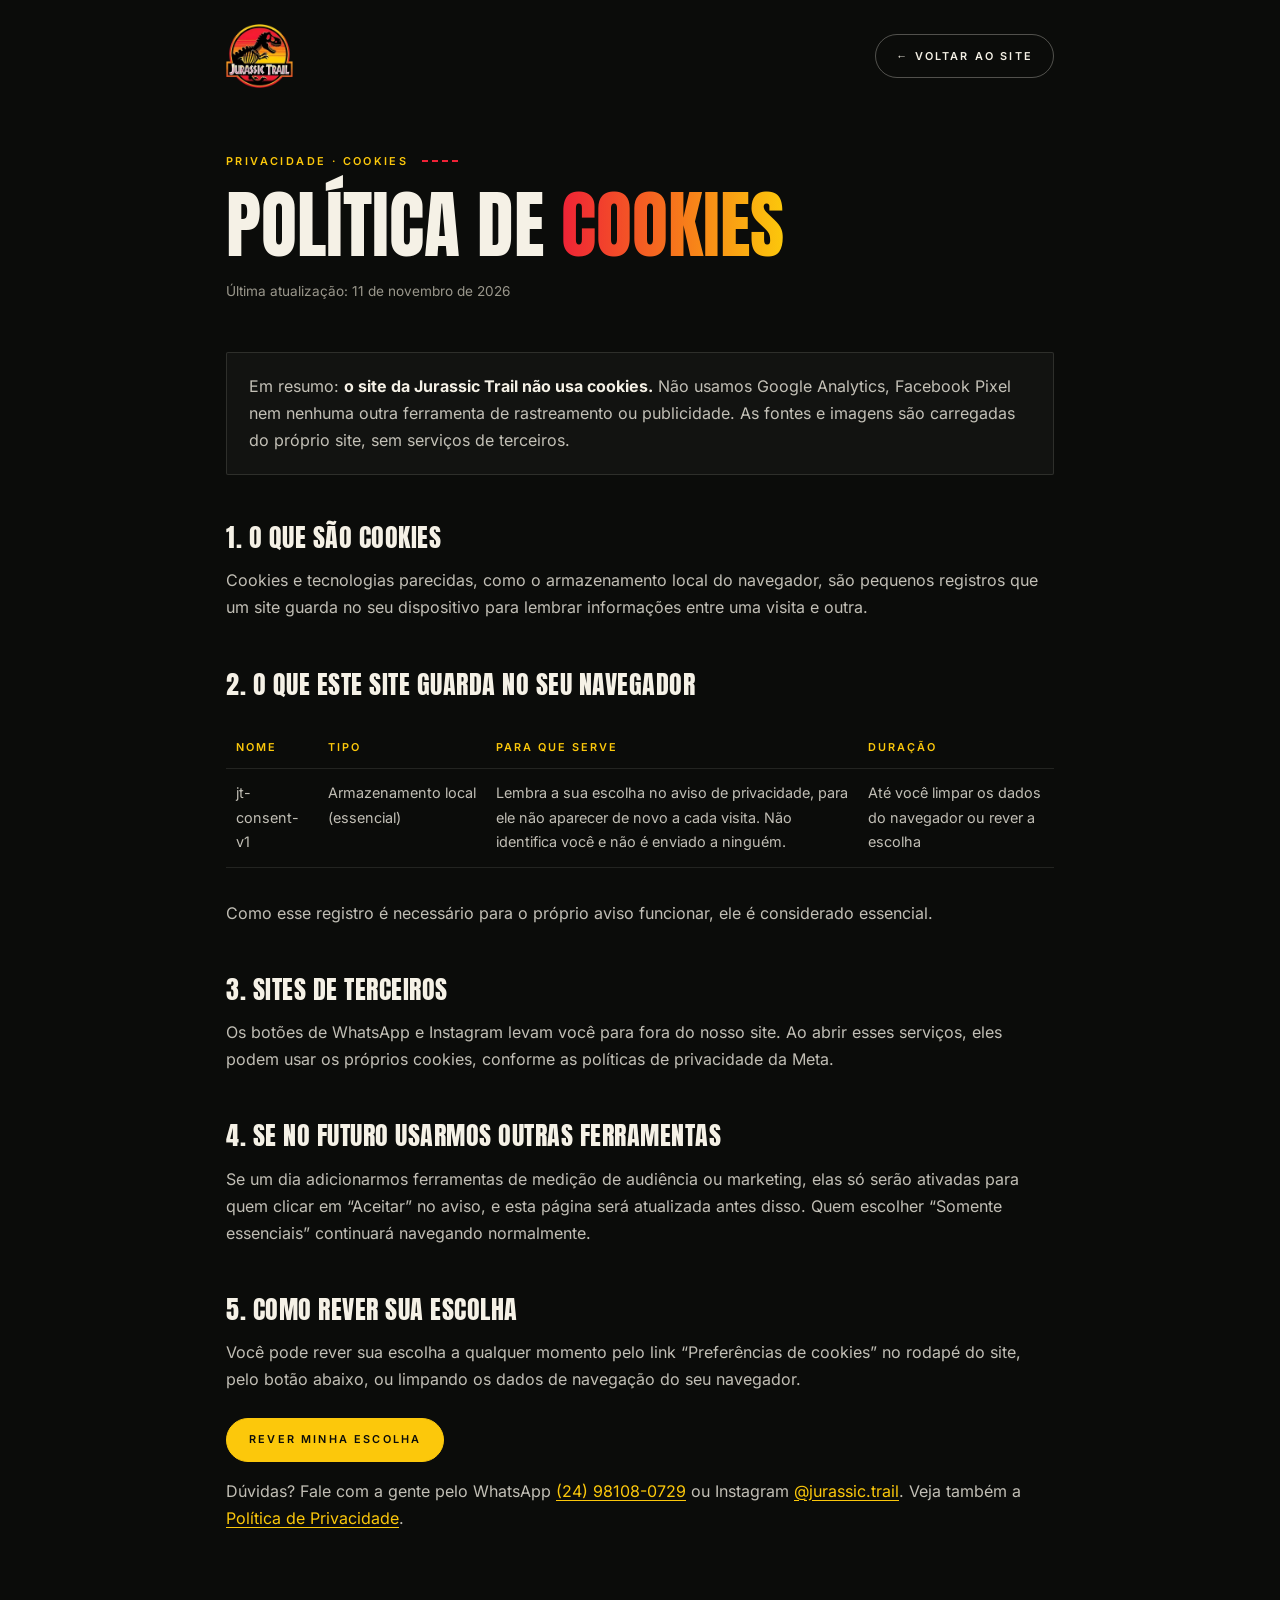
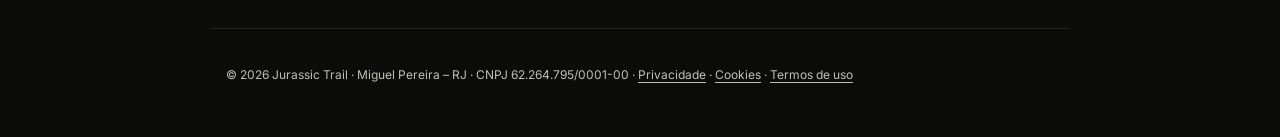
<file: politica-de-cookies/index.html>
<!doctype html>
<html lang="pt-BR">
  <head>
    <meta charset="UTF-8" />
    <meta name="viewport" content="width=device-width, initial-scale=1.0" />
    <meta name="theme-color" content="#0b0c0a" />
    <meta name="referrer" content="strict-origin-when-cross-origin" />
    <title>Política de Cookies · Jurassic Trail</title>
    <meta name="description" content="O site da Jurassic Trail não usa cookies de rastreamento. Saiba o que é guardado no seu navegador." />
    <link rel="canonical" href="https://jurassictrail.com.br/politica-de-cookies/" />
    <link rel="icon" type="image/png" href="../favicon.png" />
    <link rel="apple-touch-icon" href="../apple-touch-icon.png" />
    <link rel="stylesheet" href="../assets/legal.css" />
  </head>
  <body>
    <header class="lg-header">
      <a href="../" aria-label="Jurassic Trail — voltar ao início"><img src="../brand/logo-160.webp" width="160" height="152" alt="Jurassic Trail" /></a>
      <a class="lg-back" href="../">← Voltar ao site</a>
    </header>
    <main class="lg-main">
      <p class="lg-eyebrow">Privacidade · Cookies</p>
      <h1>Política de <span>Cookies</span></h1>
      <p class="lg-updated">Última atualização: 11 de novembro de 2026</p>

      <div class="lg-box"><p>Em resumo: <strong>o site da Jurassic Trail não usa cookies.</strong> Não usamos Google Analytics, Facebook Pixel nem nenhuma outra ferramenta de rastreamento ou publicidade. As fontes e imagens são carregadas do próprio site, sem serviços de terceiros.</p></div>

      <h2>1. O que são cookies</h2>
      <p>Cookies e tecnologias parecidas, como o armazenamento local do navegador, são pequenos registros que um site guarda no seu dispositivo para lembrar informações entre uma visita e outra.</p>

      <h2>2. O que este site guarda no seu navegador</h2>
      <div class="lg-table-wrap"><table>
        <thead><tr><th>Nome</th><th>Tipo</th><th>Para que serve</th><th>Duração</th></tr></thead>
        <tbody>
          <tr><td>jt-consent-v1</td><td>Armazenamento local (essencial)</td><td>Lembra a sua escolha no aviso de privacidade, para ele não aparecer de novo a cada visita. Não identifica você e não é enviado a ninguém.</td><td>Até você limpar os dados do navegador ou rever a escolha</td></tr>
        </tbody>
      </table></div>
      <p>Como esse registro é necessário para o próprio aviso funcionar, ele é considerado essencial.</p>

      <h2>3. Sites de terceiros</h2>
      <p>Os botões de WhatsApp e Instagram levam você para fora do nosso site. Ao abrir esses serviços, eles podem usar os próprios cookies, conforme as políticas de privacidade da Meta.</p>

      <h2>4. Se no futuro usarmos outras ferramentas</h2>
      <p>Se um dia adicionarmos ferramentas de medição de audiência ou marketing, elas só serão ativadas para quem clicar em “Aceitar” no aviso, e esta página será atualizada antes disso. Quem escolher “Somente essenciais” continuará navegando normalmente.</p>

      <h2>5. Como rever sua escolha</h2>
      <p>Você pode rever sua escolha a qualquer momento pelo link “Preferências de cookies” no rodapé do site, pelo botão abaixo, ou limpando os dados de navegação do seu navegador.</p>
      <p><button type="button" class="lg-btn" id="jt-reset">Rever minha escolha</button> <span id="jt-reset-msg" role="status" style="margin-left:12px;color:var(--ash);font-size:.85rem"></span></p>

      <p>Dúvidas? Fale com a gente pelo WhatsApp <a href="https://wa.me/5524981080729" target="_blank" rel="noopener noreferrer">(24) 98108-0729</a> ou Instagram <a href="https://www.instagram.com/jurassic.trail/" target="_blank" rel="noopener noreferrer">@jurassic.trail</a>. Veja também a <a href="../politica-de-privacidade/">Política de Privacidade</a>.</p>
    </main>
    <footer class="lg-footer">
      <p>© 2026 Jurassic Trail · Miguel Pereira – RJ · CNPJ 62.264.795/0001-00 ·
        <a href="../politica-de-privacidade/">Privacidade</a> · <a href="../politica-de-cookies/">Cookies</a> · <a href="../termos-de-uso/">Termos de uso</a></p>
    </footer>
    <script>
      document.getElementById('jt-reset').addEventListener('click', function () {
        try { localStorage.removeItem('jt-consent-v1'); } catch (e) {}
        document.getElementById('jt-reset-msg').textContent = 'Pronto! O aviso aparecerá de novo na próxima vez que você abrir o site.';
      });
    </script>
  </body>
</html>
</file>
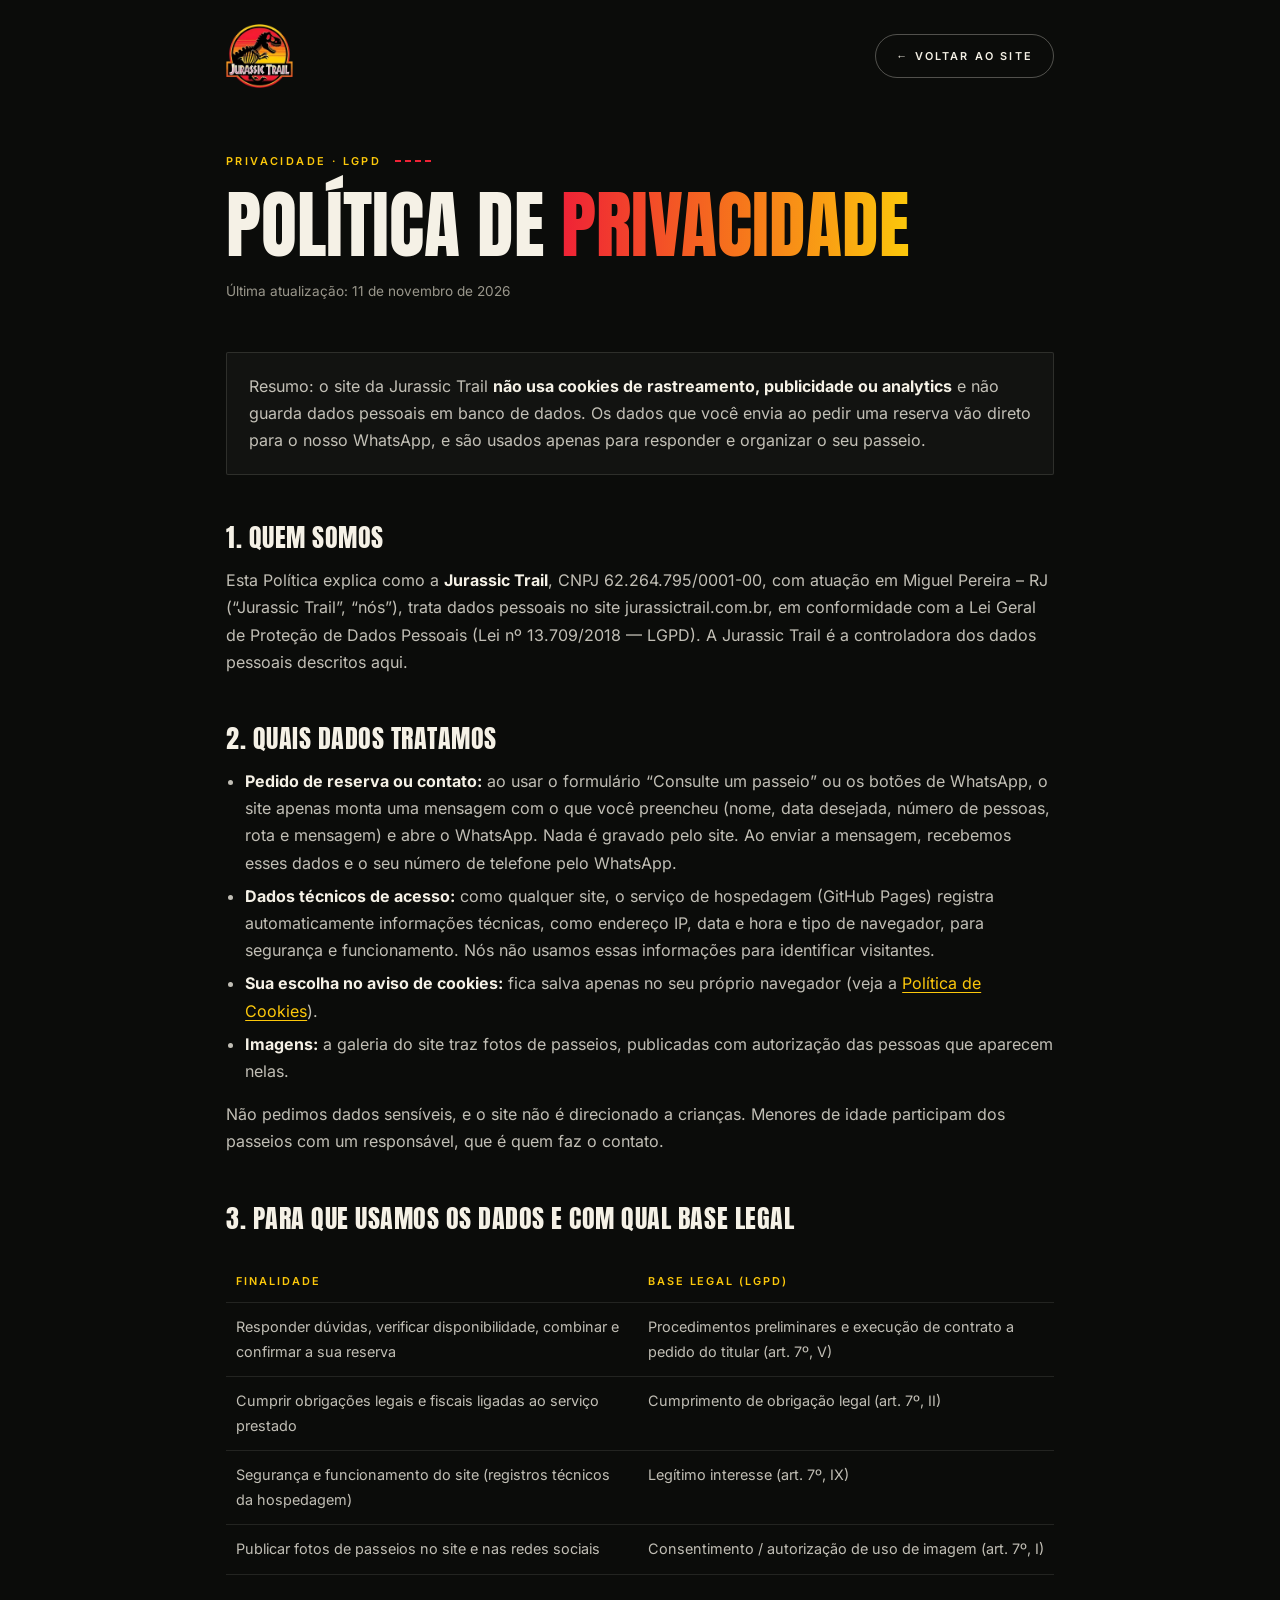
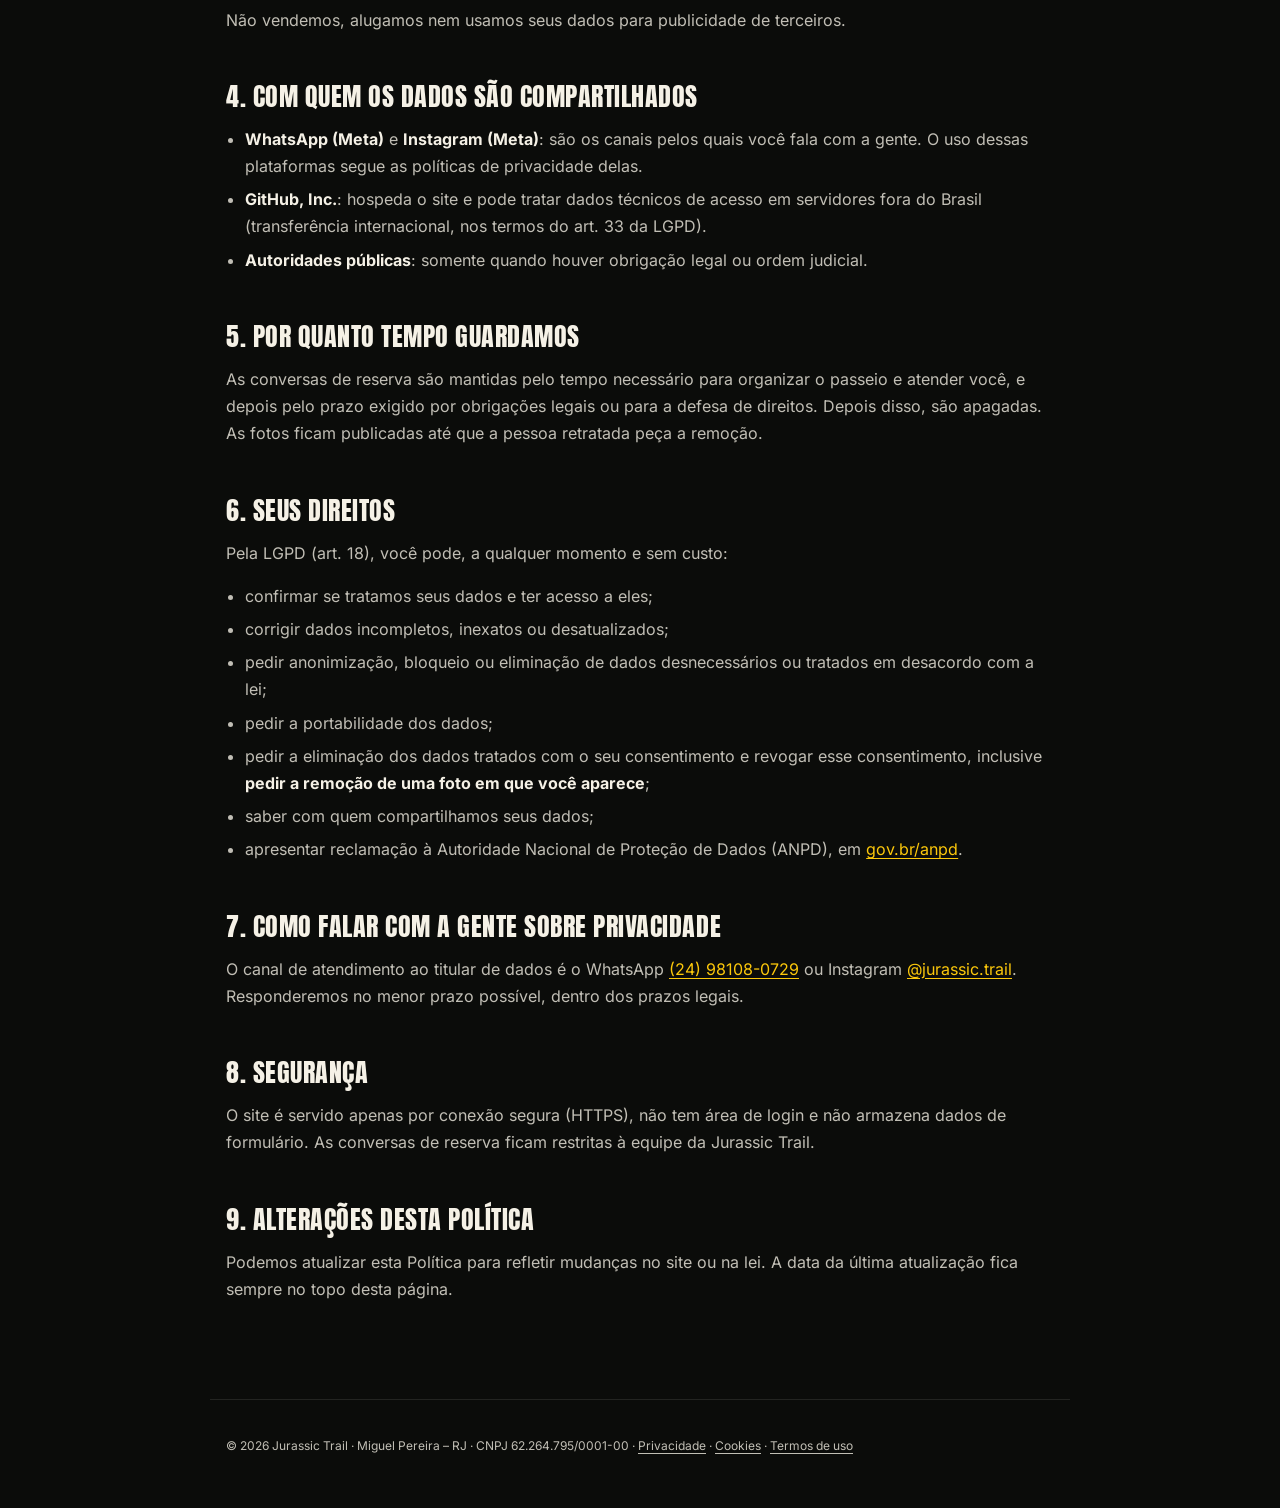
<file: politica-de-privacidade/index.html>
<!doctype html>
<html lang="pt-BR">
  <head>
    <meta charset="UTF-8" />
    <meta name="viewport" content="width=device-width, initial-scale=1.0" />
    <meta name="theme-color" content="#0b0c0a" />
    <meta name="referrer" content="strict-origin-when-cross-origin" />
    <title>Política de Privacidade · Jurassic Trail</title>
    <meta name="description" content="Como a Jurassic Trail trata dados pessoais, em conformidade com a LGPD." />
    <link rel="canonical" href="https://jurassictrail.com.br/politica-de-privacidade/" />
    <link rel="icon" type="image/png" href="../favicon.png" />
    <link rel="apple-touch-icon" href="../apple-touch-icon.png" />
    <link rel="stylesheet" href="../assets/legal.css" />
  </head>
  <body>
    <header class="lg-header">
      <a href="../" aria-label="Jurassic Trail — voltar ao início"><img src="../brand/logo-160.webp" width="160" height="152" alt="Jurassic Trail" /></a>
      <a class="lg-back" href="../">← Voltar ao site</a>
    </header>
    <main class="lg-main">
      <p class="lg-eyebrow">Privacidade · LGPD</p>
      <h1>Política de <span>Privacidade</span></h1>
      <p class="lg-updated">Última atualização: 11 de novembro de 2026</p>

      <div class="lg-box"><p>Resumo: o site da Jurassic Trail <strong>não usa cookies de rastreamento, publicidade ou analytics</strong> e não guarda dados pessoais em banco de dados. Os dados que você envia ao pedir uma reserva vão direto para o nosso WhatsApp, e são usados apenas para responder e organizar o seu passeio.</p></div>

      <h2>1. Quem somos</h2>
      <p>Esta Política explica como a <strong>Jurassic Trail</strong>, CNPJ 62.264.795/0001-00, com atuação em Miguel Pereira – RJ (“Jurassic Trail”, “nós”), trata dados pessoais no site jurassictrail.com.br, em conformidade com a Lei Geral de Proteção de Dados Pessoais (Lei nº 13.709/2018 — LGPD). A Jurassic Trail é a controladora dos dados pessoais descritos aqui.</p>

      <h2>2. Quais dados tratamos</h2>
      <ul>
        <li><strong>Pedido de reserva ou contato:</strong> ao usar o formulário “Consulte um passeio” ou os botões de WhatsApp, o site apenas monta uma mensagem com o que você preencheu (nome, data desejada, número de pessoas, rota e mensagem) e abre o WhatsApp. Nada é gravado pelo site. Ao enviar a mensagem, recebemos esses dados e o seu número de telefone pelo WhatsApp.</li>
        <li><strong>Dados técnicos de acesso:</strong> como qualquer site, o serviço de hospedagem (GitHub Pages) registra automaticamente informações técnicas, como endereço IP, data e hora e tipo de navegador, para segurança e funcionamento. Nós não usamos essas informações para identificar visitantes.</li>
        <li><strong>Sua escolha no aviso de cookies:</strong> fica salva apenas no seu próprio navegador (veja a <a href="../politica-de-cookies/">Política de Cookies</a>).</li>
        <li><strong>Imagens:</strong> a galeria do site traz fotos de passeios, publicadas com autorização das pessoas que aparecem nelas.</li>
      </ul>
      <p>Não pedimos dados sensíveis, e o site não é direcionado a crianças. Menores de idade participam dos passeios com um responsável, que é quem faz o contato.</p>

      <h2>3. Para que usamos os dados e com qual base legal</h2>
      <div class="lg-table-wrap"><table>
        <thead><tr><th>Finalidade</th><th>Base legal (LGPD)</th></tr></thead>
        <tbody>
          <tr><td>Responder dúvidas, verificar disponibilidade, combinar e confirmar a sua reserva</td><td>Procedimentos preliminares e execução de contrato a pedido do titular (art. 7º, V)</td></tr>
          <tr><td>Cumprir obrigações legais e fiscais ligadas ao serviço prestado</td><td>Cumprimento de obrigação legal (art. 7º, II)</td></tr>
          <tr><td>Segurança e funcionamento do site (registros técnicos da hospedagem)</td><td>Legítimo interesse (art. 7º, IX)</td></tr>
          <tr><td>Publicar fotos de passeios no site e nas redes sociais</td><td>Consentimento / autorização de uso de imagem (art. 7º, I)</td></tr>
        </tbody>
      </table></div>
      <p>Não vendemos, alugamos nem usamos seus dados para publicidade de terceiros.</p>

      <h2>4. Com quem os dados são compartilhados</h2>
      <ul>
        <li><strong>WhatsApp (Meta)</strong> e <strong>Instagram (Meta)</strong>: são os canais pelos quais você fala com a gente. O uso dessas plataformas segue as políticas de privacidade delas.</li>
        <li><strong>GitHub, Inc.</strong>: hospeda o site e pode tratar dados técnicos de acesso em servidores fora do Brasil (transferência internacional, nos termos do art. 33 da LGPD).</li>
        <li><strong>Autoridades públicas</strong>: somente quando houver obrigação legal ou ordem judicial.</li>
      </ul>

      <h2>5. Por quanto tempo guardamos</h2>
      <p>As conversas de reserva são mantidas pelo tempo necessário para organizar o passeio e atender você, e depois pelo prazo exigido por obrigações legais ou para a defesa de direitos. Depois disso, são apagadas. As fotos ficam publicadas até que a pessoa retratada peça a remoção.</p>

      <h2>6. Seus direitos</h2>
      <p>Pela LGPD (art. 18), você pode, a qualquer momento e sem custo:</p>
      <ul>
        <li>confirmar se tratamos seus dados e ter acesso a eles;</li>
        <li>corrigir dados incompletos, inexatos ou desatualizados;</li>
        <li>pedir anonimização, bloqueio ou eliminação de dados desnecessários ou tratados em desacordo com a lei;</li>
        <li>pedir a portabilidade dos dados;</li>
        <li>pedir a eliminação dos dados tratados com o seu consentimento e revogar esse consentimento, inclusive <strong>pedir a remoção de uma foto em que você aparece</strong>;</li>
        <li>saber com quem compartilhamos seus dados;</li>
        <li>apresentar reclamação à Autoridade Nacional de Proteção de Dados (ANPD), em <a href="https://www.gov.br/anpd" target="_blank" rel="noopener noreferrer">gov.br/anpd</a>.</li>
      </ul>

      <h2>7. Como falar com a gente sobre privacidade</h2>
      <p>O canal de atendimento ao titular de dados é o WhatsApp <a href="https://wa.me/5524981080729" target="_blank" rel="noopener noreferrer">(24) 98108-0729</a> ou Instagram <a href="https://www.instagram.com/jurassic.trail/" target="_blank" rel="noopener noreferrer">@jurassic.trail</a>. Responderemos no menor prazo possível, dentro dos prazos legais.</p>

      <h2>8. Segurança</h2>
      <p>O site é servido apenas por conexão segura (HTTPS), não tem área de login e não armazena dados de formulário. As conversas de reserva ficam restritas à equipe da Jurassic Trail.</p>

      <h2>9. Alterações desta Política</h2>
      <p>Podemos atualizar esta Política para refletir mudanças no site ou na lei. A data da última atualização fica sempre no topo desta página.</p>
    </main>
    <footer class="lg-footer">
      <p>© 2026 Jurassic Trail · Miguel Pereira – RJ · CNPJ 62.264.795/0001-00 ·
        <a href="../politica-de-privacidade/">Privacidade</a> · <a href="../politica-de-cookies/">Cookies</a> · <a href="../termos-de-uso/">Termos de uso</a></p>
    </footer>
  </body>
</html>
</file>
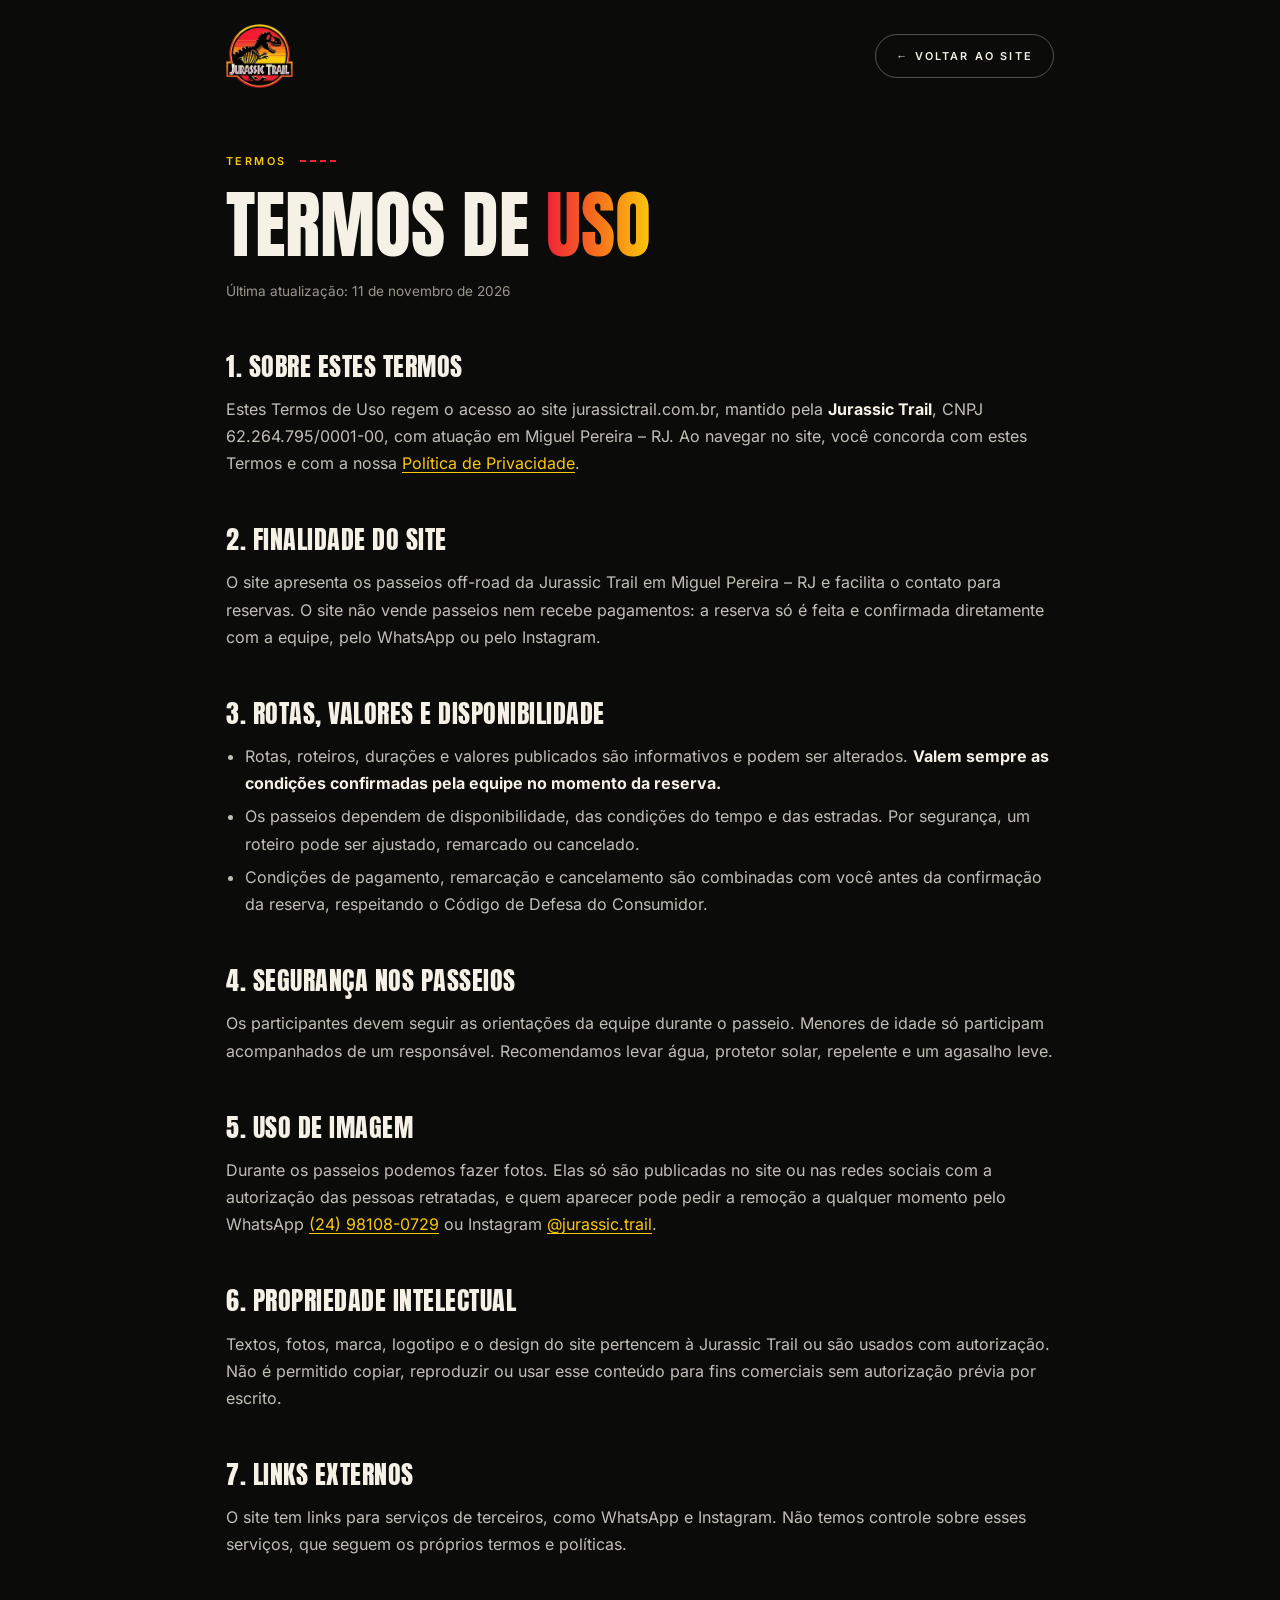
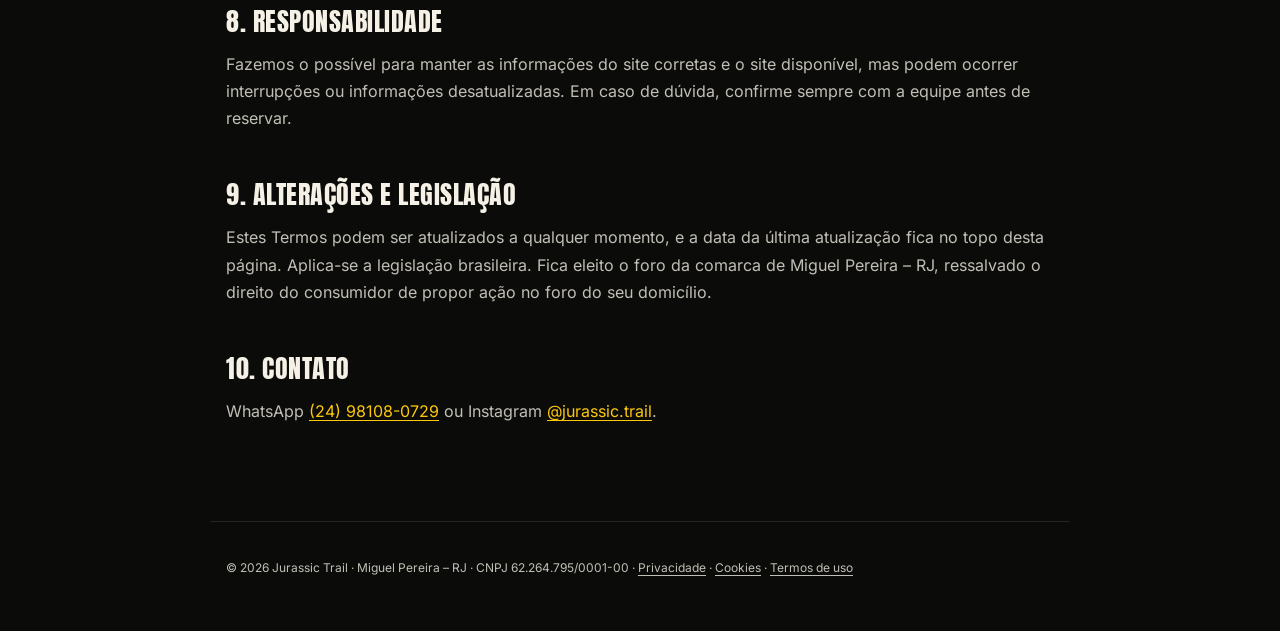
<file: termos-de-uso/index.html>
<!doctype html>
<html lang="pt-BR">
  <head>
    <meta charset="UTF-8" />
    <meta name="viewport" content="width=device-width, initial-scale=1.0" />
    <meta name="theme-color" content="#0b0c0a" />
    <meta name="referrer" content="strict-origin-when-cross-origin" />
    <title>Termos de Uso · Jurassic Trail</title>
    <meta name="description" content="Termos de uso do site da Jurassic Trail, passeios off-road em Miguel Pereira – RJ." />
    <link rel="canonical" href="https://jurassictrail.com.br/termos-de-uso/" />
    <link rel="icon" type="image/png" href="../favicon.png" />
    <link rel="apple-touch-icon" href="../apple-touch-icon.png" />
    <link rel="stylesheet" href="../assets/legal.css" />
  </head>
  <body>
    <header class="lg-header">
      <a href="../" aria-label="Jurassic Trail — voltar ao início"><img src="../brand/logo-160.webp" width="160" height="152" alt="Jurassic Trail" /></a>
      <a class="lg-back" href="../">← Voltar ao site</a>
    </header>
    <main class="lg-main">
      <p class="lg-eyebrow">Termos</p>
      <h1>Termos de <span>Uso</span></h1>
      <p class="lg-updated">Última atualização: 11 de novembro de 2026</p>

      <h2>1. Sobre estes Termos</h2>
      <p>Estes Termos de Uso regem o acesso ao site jurassictrail.com.br, mantido pela <strong>Jurassic Trail</strong>, CNPJ 62.264.795/0001-00, com atuação em Miguel Pereira – RJ. Ao navegar no site, você concorda com estes Termos e com a nossa <a href="../politica-de-privacidade/">Política de Privacidade</a>.</p>

      <h2>2. Finalidade do site</h2>
      <p>O site apresenta os passeios off-road da Jurassic Trail em Miguel Pereira – RJ e facilita o contato para reservas. O site não vende passeios nem recebe pagamentos: a reserva só é feita e confirmada diretamente com a equipe, pelo WhatsApp ou pelo Instagram.</p>

      <h2>3. Rotas, valores e disponibilidade</h2>
      <ul>
        <li>Rotas, roteiros, durações e valores publicados são informativos e podem ser alterados. <strong>Valem sempre as condições confirmadas pela equipe no momento da reserva.</strong></li>
        <li>Os passeios dependem de disponibilidade, das condições do tempo e das estradas. Por segurança, um roteiro pode ser ajustado, remarcado ou cancelado.</li>
        <li>Condições de pagamento, remarcação e cancelamento são combinadas com você antes da confirmação da reserva, respeitando o Código de Defesa do Consumidor.</li>
      </ul>

      <h2>4. Segurança nos passeios</h2>
      <p>Os participantes devem seguir as orientações da equipe durante o passeio. Menores de idade só participam acompanhados de um responsável. Recomendamos levar água, protetor solar, repelente e um agasalho leve.</p>

      <h2>5. Uso de imagem</h2>
      <p>Durante os passeios podemos fazer fotos. Elas só são publicadas no site ou nas redes sociais com a autorização das pessoas retratadas, e quem aparecer pode pedir a remoção a qualquer momento pelo WhatsApp <a href="https://wa.me/5524981080729" target="_blank" rel="noopener noreferrer">(24) 98108-0729</a> ou Instagram <a href="https://www.instagram.com/jurassic.trail/" target="_blank" rel="noopener noreferrer">@jurassic.trail</a>.</p>

      <h2>6. Propriedade intelectual</h2>
      <p>Textos, fotos, marca, logotipo e o design do site pertencem à Jurassic Trail ou são usados com autorização. Não é permitido copiar, reproduzir ou usar esse conteúdo para fins comerciais sem autorização prévia por escrito.</p>

      <h2>7. Links externos</h2>
      <p>O site tem links para serviços de terceiros, como WhatsApp e Instagram. Não temos controle sobre esses serviços, que seguem os próprios termos e políticas.</p>

      <h2>8. Responsabilidade</h2>
      <p>Fazemos o possível para manter as informações do site corretas e o site disponível, mas podem ocorrer interrupções ou informações desatualizadas. Em caso de dúvida, confirme sempre com a equipe antes de reservar.</p>

      <h2>9. Alterações e legislação</h2>
      <p>Estes Termos podem ser atualizados a qualquer momento, e a data da última atualização fica no topo desta página. Aplica-se a legislação brasileira. Fica eleito o foro da comarca de Miguel Pereira – RJ, ressalvado o direito do consumidor de propor ação no foro do seu domicílio.</p>

      <h2>10. Contato</h2>
      <p>WhatsApp <a href="https://wa.me/5524981080729" target="_blank" rel="noopener noreferrer">(24) 98108-0729</a> ou Instagram <a href="https://www.instagram.com/jurassic.trail/" target="_blank" rel="noopener noreferrer">@jurassic.trail</a>.</p>
    </main>
    <footer class="lg-footer">
      <p>© 2026 Jurassic Trail · Miguel Pereira – RJ · CNPJ 62.264.795/0001-00 ·
        <a href="../politica-de-privacidade/">Privacidade</a> · <a href="../politica-de-cookies/">Cookies</a> · <a href="../termos-de-uso/">Termos de uso</a></p>
    </footer>
  </body>
</html>
</file>
<file: assets/privacy.css>
/* Jurassic Trail — elementos de privacidade (LGPD).
   Isolado do restante do site: usa apenas as cores e fontes já existentes. */
.jt-consent {
  position: fixed;
  left: 16px;
  right: 88px; /* deixa livre o botão flutuante do WhatsApp */
  bottom: 20px;
  z-index: 60;
  max-width: 440px;
  padding: 18px 20px;
  border: 1px solid rgba(245, 241, 230, 0.12);
  border-radius: 2px;
  background: rgba(11, 12, 10, 0.92);
  -webkit-backdrop-filter: blur(12px);
  backdrop-filter: blur(12px);
  box-shadow: 0 20px 40px -10px rgba(0, 0, 0, 0.6);
  color: #f5f1e6;
  font-family: "Inter Variable", -apple-system, BlinkMacSystemFont, "Segoe UI", Roboto, Arial, sans-serif;
  font-size: 0.8rem;
  line-height: 1.55;
  opacity: 0;
  transform: translateY(12px);
  transition: opacity 0.5s cubic-bezier(0.16, 1, 0.3, 1), transform 0.5s cubic-bezier(0.16, 1, 0.3, 1);
}
.jt-consent.is-visible { opacity: 1; transform: none; }
.jt-consent__eyebrow {
  margin: 0 0 6px;
  color: #fcc80b;
  font-size: 0.6rem;
  font-weight: 600;
  letter-spacing: 0.22em;
  text-transform: uppercase;
}
.jt-consent__text { margin: 0; color: rgba(245, 241, 230, 0.75); }
.jt-consent__text a,
.jt-legal-links a { color: inherit; text-decoration: underline; text-underline-offset: 3px; transition: color 0.3s; }
.jt-consent__text a:hover,
.jt-legal-links a:hover { color: #fcc80b; }
.jt-consent__actions { display: flex; flex-wrap: wrap; gap: 8px; margin-top: 14px; }
.jt-consent__btn {
  min-height: 40px;
  padding: 0 18px;
  border-radius: 999px;
  border: 1px solid rgba(245, 241, 230, 0.3);
  background: transparent;
  color: #f5f1e6;
  font: inherit;
  font-size: 0.66rem;
  font-weight: 600;
  letter-spacing: 0.2em;
  text-transform: uppercase;
  cursor: pointer;
  transition: background-color 0.4s, color 0.4s, border-color 0.4s;
}
.jt-consent__btn:hover { border-color: #fcc80b; color: #fcc80b; }
.jt-consent__btn--primary { background: #fcc80b; border-color: #fcc80b; color: #0b0c0a; }
.jt-consent__btn--primary:hover { background: #f5f1e6; border-color: #f5f1e6; color: #0b0c0a; }
.jt-consent__btn:focus-visible,
.jt-consent__text a:focus-visible,
.jt-legal-links a:focus-visible { outline: 2px solid #fcc80b; outline-offset: 3px; }
@media (min-width: 768px) {
  .jt-consent { left: 40px; right: auto; bottom: 32px; }
}
@media (prefers-reduced-motion: reduce) {
  .jt-consent { transition: none; transform: none; }
}
</file>
<file: assets/legal.css>
/* Páginas legais — mesma identidade visual do site (cores e fontes já existentes). */
@font-face { font-family: "Anton"; font-style: normal; font-weight: 400; font-display: swap;
  src: url(./anton-latin-400-normal-Byf51wtH.woff2) format("woff2"); unicode-range: U+0000-00FF, U+0131, U+0152-0153, U+02BB-02BC, U+02C6, U+02DA, U+02DC, U+0304, U+0308, U+0329, U+2000-206F, U+20AC, U+2122, U+2191, U+2193, U+2212, U+2215, U+FEFF, U+FFFD; }
@font-face { font-family: "Anton"; font-style: normal; font-weight: 400; font-display: swap;
  src: url(./anton-latin-ext-400-normal-SyiqE2Jt.woff2) format("woff2"); unicode-range: U+0100-02BA, U+02BD-02C5, U+02C7-02CC, U+02CE-02D7, U+02DD-02FF, U+0304, U+0308, U+0329, U+1D00-1DBF, U+1E00-1E9F, U+1EF2-1EFF, U+2020, U+20A0-20AB, U+20AD-20C0, U+2113, U+2C60-2C7F, U+A720-A7FF; }
@font-face { font-family: "Inter Variable"; font-style: normal; font-weight: 100 900; font-display: swap;
  src: url(./inter-latin-wght-normal-Dx4kXJAl.woff2) format("woff2-variations"); unicode-range: U+0000-00FF, U+0131, U+0152-0153, U+02BB-02BC, U+02C6, U+02DA, U+02DC, U+0304, U+0308, U+0329, U+2000-206F, U+20AC, U+2122, U+2191, U+2193, U+2212, U+2215, U+FEFF, U+FFFD; }
@font-face { font-family: "Inter Variable"; font-style: normal; font-weight: 100 900; font-display: swap;
  src: url(./inter-latin-ext-wght-normal-DO1Apj_S.woff2) format("woff2-variations"); unicode-range: U+0100-02BA, U+02BD-02C5, U+02C7-02CC, U+02CE-02D7, U+02DD-02FF, U+0304, U+0308, U+0329, U+1D00-1DBF, U+1E00-1E9F, U+1EF2-1EFF, U+2020, U+20A0-20AB, U+20AD-20C0, U+2113, U+2C60-2C7F, U+A720-A7FF; }

:root { --night: #0b0c0a; --bone: #f5f1e6; --sun: #fcc80b; --flame: #f6731c; --ember: #ef2236; --ash: #9a978c; }
* { box-sizing: border-box; }
html { background: var(--night); }
body { margin: 0; background: var(--night); color: var(--bone);
  font-family: "Inter Variable", -apple-system, BlinkMacSystemFont, "Segoe UI", Roboto, Arial, sans-serif;
  line-height: 1.7; -webkit-font-smoothing: antialiased; }
a { color: var(--sun); text-underline-offset: 3px; }
a:hover { color: var(--bone); }
a:focus-visible { outline: 2px solid var(--sun); outline-offset: 3px; }

.lg-header, .lg-main, .lg-footer { max-width: 860px; margin: 0 auto; padding-left: 16px; padding-right: 16px; }
.lg-header { display: flex; align-items: center; justify-content: space-between; gap: 16px; padding-top: 24px; padding-bottom: 24px; }
.lg-header img { display: block; height: 64px; width: auto; }
.lg-back { display: inline-flex; align-items: center; min-height: 44px; padding: 0 20px; border: 1px solid rgba(245,241,230,.3);
  border-radius: 999px; color: var(--bone); text-decoration: none; font-size: .68rem; font-weight: 600; letter-spacing: .2em; text-transform: uppercase;
  transition: border-color .4s, color .4s; }
.lg-back:hover { border-color: var(--sun); color: var(--sun); }

.lg-main { padding-top: 40px; padding-bottom: 80px; }
.lg-eyebrow { margin: 0 0 20px; display: flex; align-items: center; gap: 14px; color: var(--sun);
  font-size: .68rem; font-weight: 600; letter-spacing: .22em; text-transform: uppercase; }
.lg-eyebrow::after { content: ""; width: 40px; height: 2px; background: repeating-linear-gradient(90deg, var(--ember) 0 6px, transparent 6px 10px); }
h1 { margin: 0; font-family: "Anton", Impact, sans-serif; font-weight: 400; text-transform: uppercase;
  font-size: clamp(2.6rem, 9vw, 4.6rem); line-height: .95; }
h1 span { background: linear-gradient(90deg, var(--ember), var(--flame), var(--sun)); -webkit-background-clip: text; background-clip: text; color: transparent; }
.lg-updated { margin: 20px 0 48px; color: var(--ash); font-size: .85rem; }
h2 { margin: 48px 0 12px; font-family: "Anton", Impact, sans-serif; font-weight: 400; text-transform: uppercase;
  font-size: 1.6rem; letter-spacing: .02em; line-height: 1.1; color: var(--bone); }
p, li { color: rgba(245,241,230,.78); }
ul { padding-left: 1.2em; }
li { margin: 6px 0; }
strong { color: var(--bone); }
.lg-box { margin: 28px 0; padding: 20px 22px; border: 1px solid rgba(245,241,230,.12); border-radius: 2px; background: rgba(245,241,230,.03); }
.lg-box p { margin: 0; }
table { width: 100%; border-collapse: collapse; margin: 16px 0; font-size: .9rem; }
th, td { text-align: left; vertical-align: top; padding: 12px 10px; border-bottom: 1px solid rgba(245,241,230,.1); color: rgba(245,241,230,.78); }
th { color: var(--sun); font-size: .68rem; font-weight: 600; letter-spacing: .18em; text-transform: uppercase; }
.lg-table-wrap { overflow-x: auto; }
.lg-btn { margin-top: 8px; min-height: 44px; padding: 0 22px; border-radius: 999px; border: 1px solid var(--sun); background: var(--sun); color: var(--night);
  font: inherit; font-size: .68rem; font-weight: 600; letter-spacing: .2em; text-transform: uppercase; cursor: pointer; transition: background-color .4s, border-color .4s; }
.lg-btn:hover { background: var(--bone); border-color: var(--bone); }

.lg-footer { padding-top: 24px; padding-bottom: 40px; border-top: 1px solid rgba(245,241,230,.1); color: rgba(245,241,230,.4); font-size: .75rem; }
.lg-footer a { color: inherit; }
.lg-footer a:hover { color: var(--sun); }
</file>
